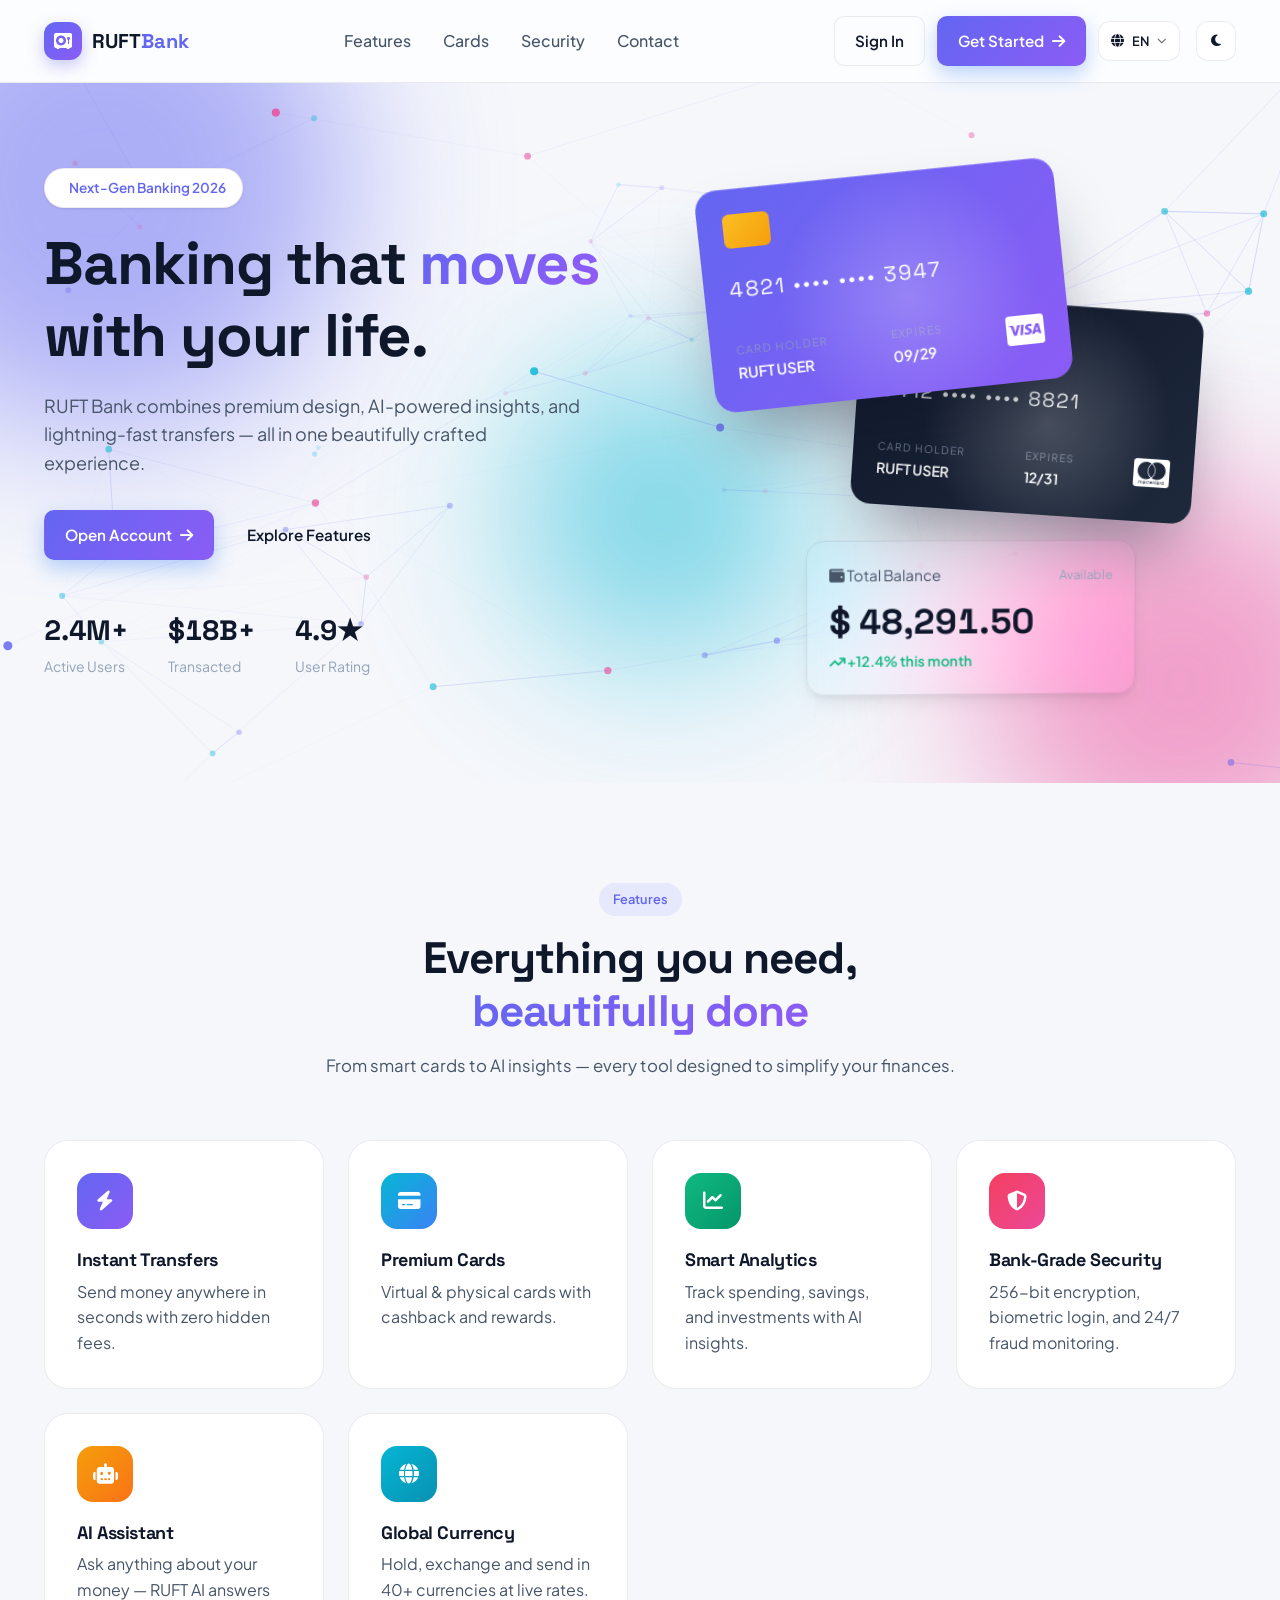
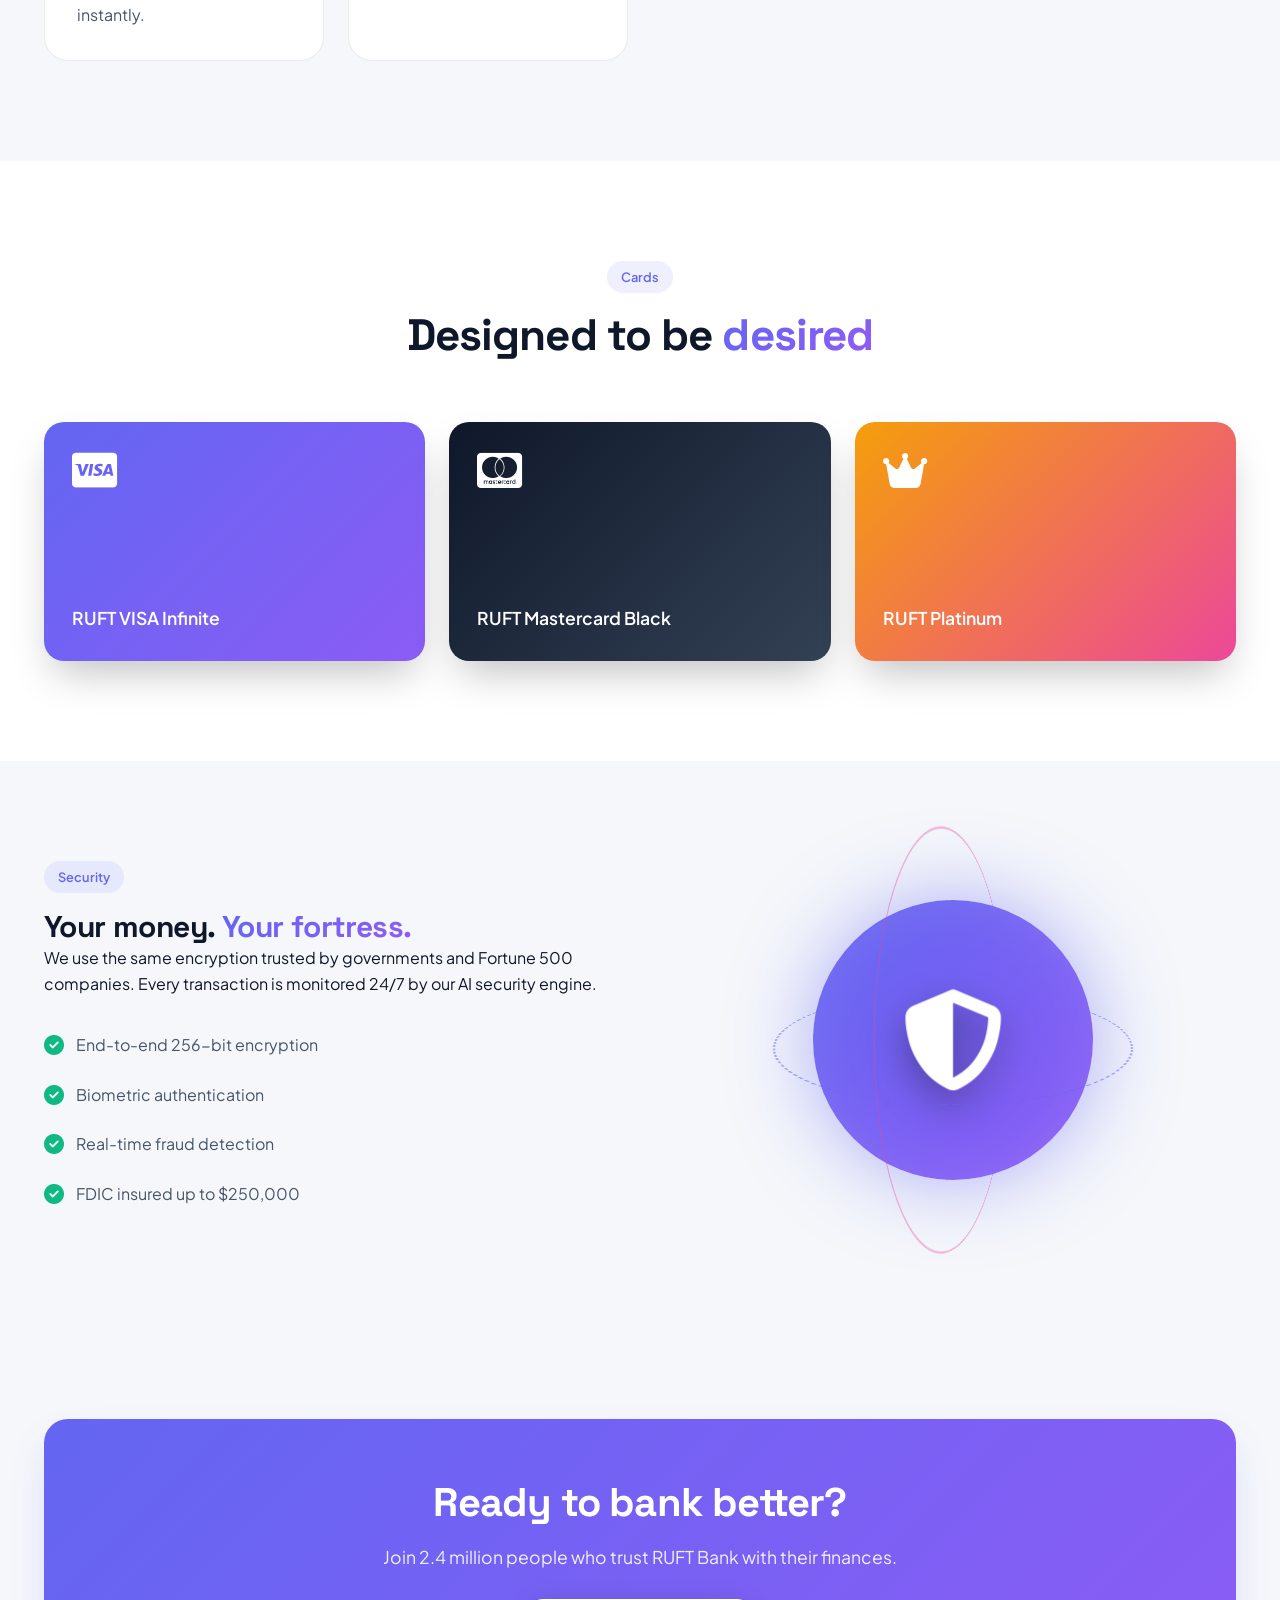
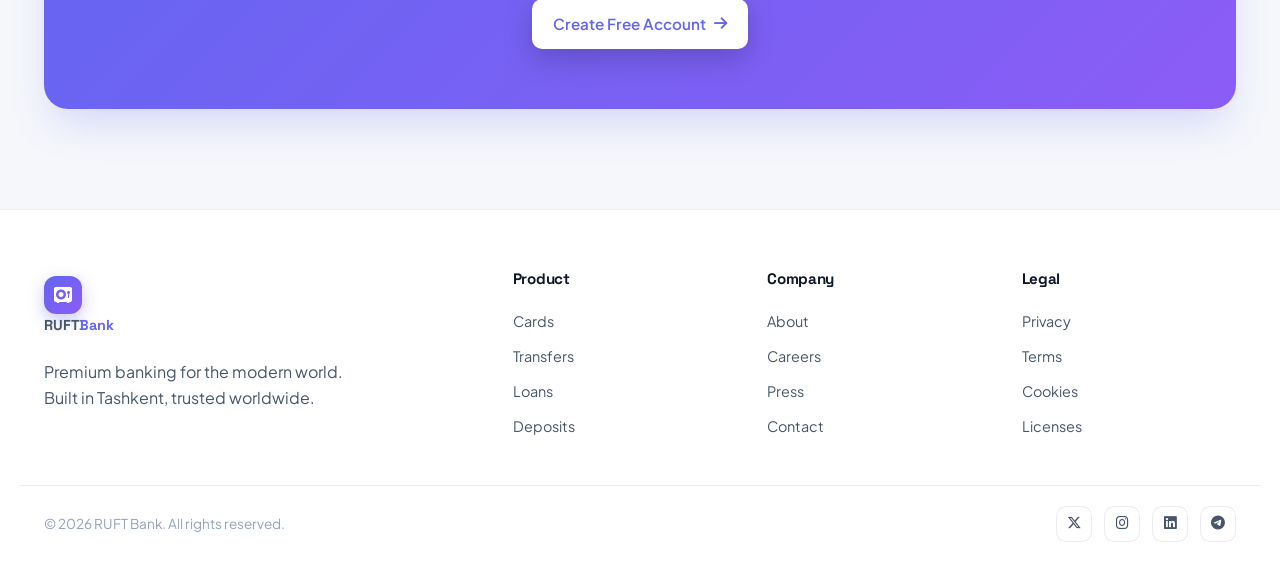
<file: index.html>
<!doctype html>
<html lang="en">
  <head>
    <meta charset="UTF-8" />
    <meta name="viewport" content="width=device-width, initial-scale=1.0" />
    <title>RUFT Bank — Premium Banking Reimagined</title>
    <link rel="preconnect" href="https://fonts.googleapis.com" />
    <link rel="preconnect" href="https://fonts.gstatic.com" crossorigin />
    <link
      href="https://fonts.googleapis.com/css2?family=Plus+Jakarta+Sans:wght@300;400;500;600;700;800&family=Space+Grotesk:wght@400;500;600;700&display=swap"
      rel="stylesheet"
    />
    <link
      rel="stylesheet"
      href="https://cdnjs.cloudflare.com/ajax/libs/font-awesome/6.5.1/css/all.min.css"
    />
    <link rel="stylesheet" href="assets/css/style.css" />
      <link rel="stylesheet" href="assets/css/animations.css" />
    <link rel="stylesheet" href="assets/css/i18n.css" />
    <script src="assets/js/i18n-dict.js"></script>
    <script src="assets/js/i18n.js"></script>
  </head>
  <body class="landing-body">
    <!-- NAV -->
    <nav class="landing-nav">
      <div class="nav-container">
        <a href="index.html" class="logo">
          <div class="logo-mark"><i class="fa-solid fa-vault"></i></div>
          <span>RUFT<span class="logo-accent">Bank</span></span>
        </a>
        <ul class="nav-links">
          <li><a href="#features">Features</a></li>
          <li><a href="#cards">Cards</a></li>
          <li><a href="#security">Security</a></li>
          <li><a href="#contact">Contact</a></li>
        </ul>
        <div class="nav-actions">
          <a href="login.html" class="btn btn-ghost">Sign In</a>
          <a href="register.html" class="btn btn-primary"
            >Get Started <i class="fa-solid fa-arrow-right"></i
          ></a>
          <button
            class="theme-toggle"
            id="themeToggle"
            aria-label="Toggle theme"
          >
            <i class="fa-solid fa-moon"></i>
          </button>
        </div>
      </div>
    </nav>

    <!-- HERO -->
    <section class="hero">
      <div class="hero-bg">
        <div class="blob blob-1"></div>
        <div class="blob blob-2"></div>
        <div class="blob blob-3"></div>
      </div>
      <div class="hero-container">
        <div class="hero-text">
          <span class="hero-badge"
            ><i class="fa-solid fa-sparkles"></i> Next-Gen Banking 2026</span
          >
          <h1 class="hero-title">
            Banking that <span class="gradient-text">moves</span> with your
            life.
          </h1>
          <p class="hero-subtitle">
            RUFT Bank combines premium design, AI-powered insights, and
            lightning-fast transfers — all in one beautifully crafted
            experience.
          </p>
          <div class="hero-cta">
            <a href="register.html" class="btn btn-primary btn-lg"
              >Open Account <i class="fa-solid fa-arrow-right"></i
            ></a>
            <a href="#features" class="btn btn-outline btn-lg"
              >Explore Features</a
            >
          </div>
          <div class="hero-stats">
            <div class="stat">
              <strong>2.4M+</strong><span>Active Users</span>
            </div>
            <div class="stat">
              <strong>$18B+</strong><span>Transacted</span>
            </div>
            <div class="stat">
              <strong>4.9★</strong><span>User Rating</span>
            </div>
          </div>
        </div>
        <div class="hero-visual">
          <div class="hero-card-stack">
            <div class="hero-card card-visa">
              <div class="card-chip"></div>
              <div class="card-number">4821 •••• •••• 3947</div>
              <div class="card-bottom">
                <div><small>CARD HOLDER</small><span>RUFT USER</span></div>
                <div><small>EXPIRES</small><span>09/29</span></div>
                <div class="card-brand">
                  <i class="fa-brands fa-cc-visa"></i>
                </div>
              </div>
            </div>
            <div class="hero-card card-master back">
              <div class="card-chip"></div>
              <div class="card-number">5412 •••• •••• 8821</div>
              <div class="card-bottom">
                <div><small>CARD HOLDER</small><span>RUFT USER</span></div>
                <div><small>EXPIRES</small><span>12/31</span></div>
                <div class="card-brand">
                  <i class="fa-brands fa-cc-mastercard"></i>
                </div>
              </div>
            </div>
            <div class="hero-balance glass">
              <div class="balance-row">
                <span><i class="fa-solid fa-wallet"></i> Total Balance</span>
                <small>Available</small>
              </div>
              <div class="balance-amount">$ 48,291.50</div>
              <div class="balance-change positive">
                <i class="fa-solid fa-arrow-trend-up"></i> +12.4% this month
              </div>
            </div>
          </div>
        </div>
      </div>
    </section>

    <!-- FEATURES -->
    <section id="features" class="section features">
      <div class="container">
        <div class="section-head">
          <span class="eyebrow">Features</span>
          <h2>
            Everything you need,
            <span class="gradient-text">beautifully done</span>
          </h2>
          <p>
            From smart cards to AI insights — every tool designed to simplify
            your finances.
          </p>
        </div>
        <div class="feature-grid">
          <div class="feature-card">
            <div class="feature-icon purple">
              <i class="fa-solid fa-bolt"></i>
            </div>
            <h3>Instant Transfers</h3>
            <p>Send money anywhere in seconds with zero hidden fees.</p>
          </div>
          <div class="feature-card">
            <div class="feature-icon blue">
              <i class="fa-solid fa-credit-card"></i>
            </div>
            <h3>Premium Cards</h3>
            <p>Virtual & physical cards with cashback and rewards.</p>
          </div>
          <div class="feature-card">
            <div class="feature-icon green">
              <i class="fa-solid fa-chart-line"></i>
            </div>
            <h3>Smart Analytics</h3>
            <p>Track spending, savings, and investments with AI insights.</p>
          </div>
          <div class="feature-card">
            <div class="feature-icon pink">
              <i class="fa-solid fa-shield-halved"></i>
            </div>
            <h3>Bank-Grade Security</h3>
            <p>
              256-bit encryption, biometric login, and 24/7 fraud monitoring.
            </p>
          </div>
          <div class="feature-card">
            <div class="feature-icon orange">
              <i class="fa-solid fa-robot"></i>
            </div>
            <h3>AI Assistant</h3>
            <p>Ask anything about your money — RUFT AI answers instantly.</p>
          </div>
          <div class="feature-card">
            <div class="feature-icon cyan">
              <i class="fa-solid fa-globe"></i>
            </div>
            <h3>Global Currency</h3>
            <p>Hold, exchange and send in 40+ currencies at live rates.</p>
          </div>
        </div>
      </div>
    </section>

    <!-- CARDS SHOWCASE -->
    <section id="cards" class="section cards-showcase">
      <div class="container">
        <div class="section-head">
          <span class="eyebrow">Cards</span>
          <h2>Designed to be <span class="gradient-text">desired</span></h2>
        </div>
        <div class="card-showcase-row">
          <div class="showcase-card visa">
            <i class="fa-brands fa-cc-visa"></i>
            <span>RUFT VISA Infinite</span>
          </div>
          <div class="showcase-card master">
            <i class="fa-brands fa-cc-mastercard"></i>
            <span>RUFT Mastercard Black</span>
          </div>
          <div class="showcase-card platinum">
            <i class="fa-solid fa-crown"></i>
            <span>RUFT Platinum</span>
          </div>
        </div>
      </div>
    </section>

    <!-- SECURITY -->
    <section id="security" class="section security-section">
      <div class="container">
        <div class="security-grid">
          <div class="security-text">
            <span class="eyebrow">Security</span>
            <h2>
              Your money. <span class="gradient-text">Your fortress.</span>
            </h2>
            <p>
              We use the same encryption trusted by governments and Fortune 500
              companies. Every transaction is monitored 24/7 by our AI security
              engine.
            </p>
            <ul class="security-list">
              <li>
                <i class="fa-solid fa-check-circle"></i> End-to-end 256-bit
                encryption
              </li>
              <li>
                <i class="fa-solid fa-check-circle"></i> Biometric
                authentication
              </li>
              <li>
                <i class="fa-solid fa-check-circle"></i> Real-time fraud
                detection
              </li>
              <li>
                <i class="fa-solid fa-check-circle"></i> FDIC insured up to
                $250,000
              </li>
            </ul>
          </div>
          <div class="security-visual">
            <div class="shield-glow">
              <i class="fa-solid fa-shield-halved"></i>
            </div>
          </div>
        </div>
      </div>
    </section>

    <!-- CTA -->
    <section id="contact" class="section cta-section">
      <div class="container">
        <div class="cta-card">
          <h2>Ready to bank better?</h2>
          <p>
            Join 2.4 million people who trust RUFT Bank with their finances.
          </p>
          <a href="register.html" class="btn btn-primary btn-lg"
            >Create Free Account <i class="fa-solid fa-arrow-right"></i
          ></a>
        </div>
      </div>
    </section>

    <!-- FOOTER -->
    <footer class="landing-footer">
      <div class="container footer-grid">
        <div>
          <a href="index.html" class="logo">
            <div class="logo-mark"><i class="fa-solid fa-vault"></i></div>
            <span>RUFT<span class="logo-accent">Bank</span></span>
          </a>
          <p class="footer-about">
            Premium banking for the modern world. Built in Tashkent, trusted
            worldwide.
          </p>
        </div>
        <div>
          <h4>Product</h4>
          <a href="#">Cards</a><a href="#">Transfers</a><a href="#">Loans</a
          ><a href="#">Deposits</a>
        </div>
        <div>
          <h4>Company</h4>
          <a href="#">About</a><a href="#">Careers</a><a href="#">Press</a
          ><a href="#">Contact</a>
        </div>
        <div>
          <h4>Legal</h4>
          <a href="#">Privacy</a><a href="#">Terms</a><a href="#">Cookies</a
          ><a href="#">Licenses</a>
        </div>
      </div>
      <div class="footer-bottom container">
        <span>© 2026 RUFT Bank. All rights reserved.</span>
        <div class="socials">
          <a href="#"><i class="fa-brands fa-x-twitter"></i></a>
          <a href="#"><i class="fa-brands fa-instagram"></i></a>
          <a href="#"><i class="fa-brands fa-linkedin"></i></a>
          <a href="#"><i class="fa-brands fa-telegram"></i></a>
        </div>
      </div>
    </footer>

    <script src="assets/js/storage.js"></script>
    <script src="assets/js/ui.js"></script>
    <script src="assets/js/landing.js"></script>
      <script src="assets/js/animations.js"></script>
  </body>
</html>
</file>
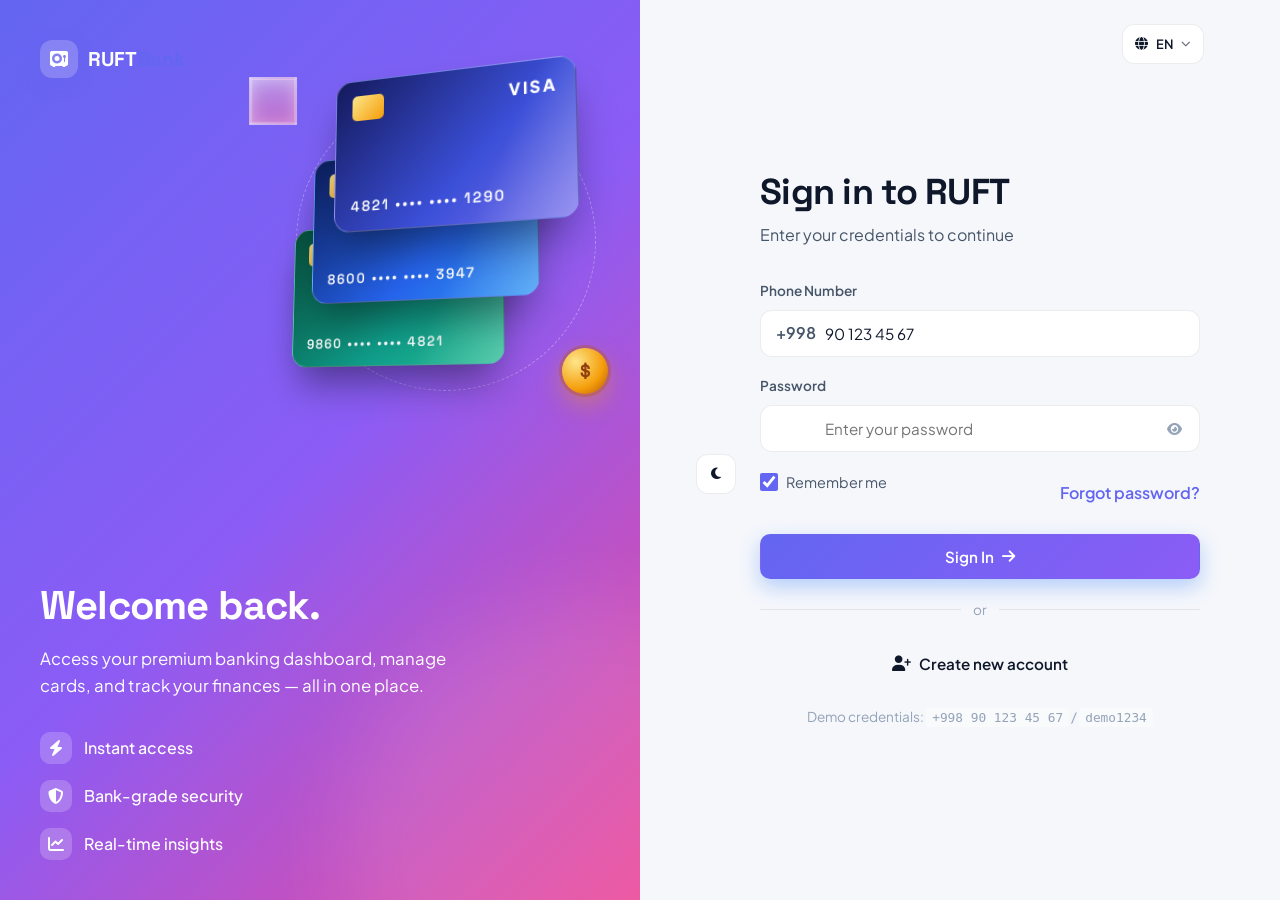
<file: cards.html>
<!doctype html>
<html lang="en">
  <head>
    <meta charset="UTF-8" />
    <meta name="viewport" content="width=device-width, initial-scale=1.0" />
    <title>My Cards — RUFT Bank</title>
    <link rel="preconnect" href="https://fonts.googleapis.com" />
    <link rel="preconnect" href="https://fonts.gstatic.com" crossorigin />
    <link
      href="https://fonts.googleapis.com/css2?family=Plus+Jakarta+Sans:wght@300;400;500;600;700;800&family=Space+Grotesk:wght@400;500;600;700&display=swap"
      rel="stylesheet"
    />
    <link
      rel="stylesheet"
      href="https://cdnjs.cloudflare.com/ajax/libs/font-awesome/6.5.1/css/all.min.css"
    />
    <link rel="stylesheet" href="assets/css/style.css" />
    <link rel="stylesheet" href="assets/css/cards.css" />
    <link rel="stylesheet" href="assets/css/brands.css" />
      <link rel="stylesheet" href="assets/css/animations.css" />
    <link rel="stylesheet" href="assets/css/cards3d.css" />
    <link rel="stylesheet" href="assets/css/i18n.css" />
    <script src="assets/js/i18n-dict.js"></script>
    <script src="assets/js/i18n.js"></script>
  </head>
  <body class="app-body">
    <div class="app-shell">
      <aside class="sidebar" id="sidebar"></aside>
      <div class="main">
        <header class="topbar" id="topbar"></header>
        <main class="content">
          <div class="cards-header">
            <div class="cards-header-left">
              <h1>My Cards 💳</h1>
              <p>Manage your premium cards</p>
            </div>
            <button class="btn-add-card" id="openModalBtn">
              <i class="fa-solid fa-plus"></i>
              <span>Add New Card</span>
            </button>
          </div>

          <div class="cards-grid" id="cardsGrid"></div>
        </main>
      </div>
    </div>

    <!-- Add Card Modal -->
    <div class="modal-overlay" id="addCardModal">
      <div class="modal-container">
        <div class="modal-left">
          <div class="modal-header">
            <h2>Add New Card</h2>
            <p>Enter your card details securely</p>
          </div>
          <form id="cardForm" class="card-form">
            <div class="form-group">
              <label>Card Holder Name</label>
              <input
                type="text"
                id="cardHolder"
                placeholder="JOHN DOE"
                autocomplete="off"
              />
              <span class="error" id="holderError"></span>
            </div>
            <div class="form-group">
              <label>Card Number</label>
              <input
                type="text"
                id="cardNumber"
                placeholder="1234 5678 9012 3456"
                maxlength="19"
                autocomplete="off"
              />
              <span class="error" id="numberError"></span>
            </div>
            <div class="form-row">
              <div class="form-group">
                <label>Expiry Date</label>
                <input
                  type="text"
                  id="cardExpiry"
                  placeholder="MM/YY"
                  maxlength="5"
                  autocomplete="off"
                />
                <span class="error" id="expiryError"></span>
              </div>
              <div class="form-group">
                <label>CVV</label>
                <input
                  type="password"
                  id="cardCVV"
                  placeholder="123"
                  maxlength="3"
                  autocomplete="off"
                />
                <span class="error" id="cvvError"></span>
              </div>
            </div>
            <div class="form-group">
              <label>Card Type</label>
              <div class="card-type-selector">
                <label class="type-option" data-type="humo">
                  <span class="mini-wm humo">HUMO</span>
                </label>
                <label class="type-option" data-type="uzcard">
                  <span class="mini-wm uzcard">UZCARD</span>
                </label>
                <label class="type-option active" data-type="visa">
                  <i class="fa-brands fa-cc-visa"></i>
                  <span>Visa</span>
                </label>
                <label class="type-option" data-type="mastercard">
                  <i class="fa-brands fa-cc-mastercard"></i>
                  <span>MasterCard</span>
                </label>
              </div>
            </div>
            <div class="modal-actions">
              <button type="button" class="btn-cancel" id="cancelBtn">
                Cancel
              </button>
              <button type="submit" class="btn-save" id="saveBtn" disabled>
                Save Card
              </button>
            </div>
          </form>
        </div>
        <div class="modal-right">
          <div class="preview-label">Live Preview</div>
          <div class="preview-card" id="previewCard">
            <div class="preview-chip"></div>
            <div class="preview-number" id="previewNumber">
              •••• •••• •••• ••••
            </div>
            <div class="preview-bottom">
              <div class="preview-holder">
                <small>CARD HOLDER</small>
                <span id="previewHolder">YOUR NAME</span>
              </div>
              <div class="preview-expiry">
                <small>EXPIRES</small>
                <span id="previewExpiry">MM/YY</span>
              </div>
              <div class="preview-brand" id="previewBrand">
                <i class="fa-brands fa-cc-visa"></i>
              </div>
            </div>
          </div>
        </div>
      </div>
    </div>

    <!-- Settings Dropdown -->
    <div class="settings-dropdown" id="settingsDropdown">
      <button class="dropdown-item" data-action="rename">
        <i class="fa-solid fa-pen"></i> Rename Card
      </button>
      <button class="dropdown-item" data-action="replace">
        <i class="fa-solid fa-rotate"></i> Replace Card
      </button>
      <button class="dropdown-item" data-action="color">
        <i class="fa-solid fa-palette"></i> Change Color
      </button>
    </div>

    <!-- Toast Container -->
    <div class="toast-container" id="toastContainer"></div>

    <script src="assets/js/storage.js"></script>
    <script src="assets/js/ui.js"></script>
    <script src="assets/js/cards.js"></script>
      <script src="assets/js/animations.js"></script>
    <script src="assets/js/cards3d.js"></script>
  </body>
</html>
</file>
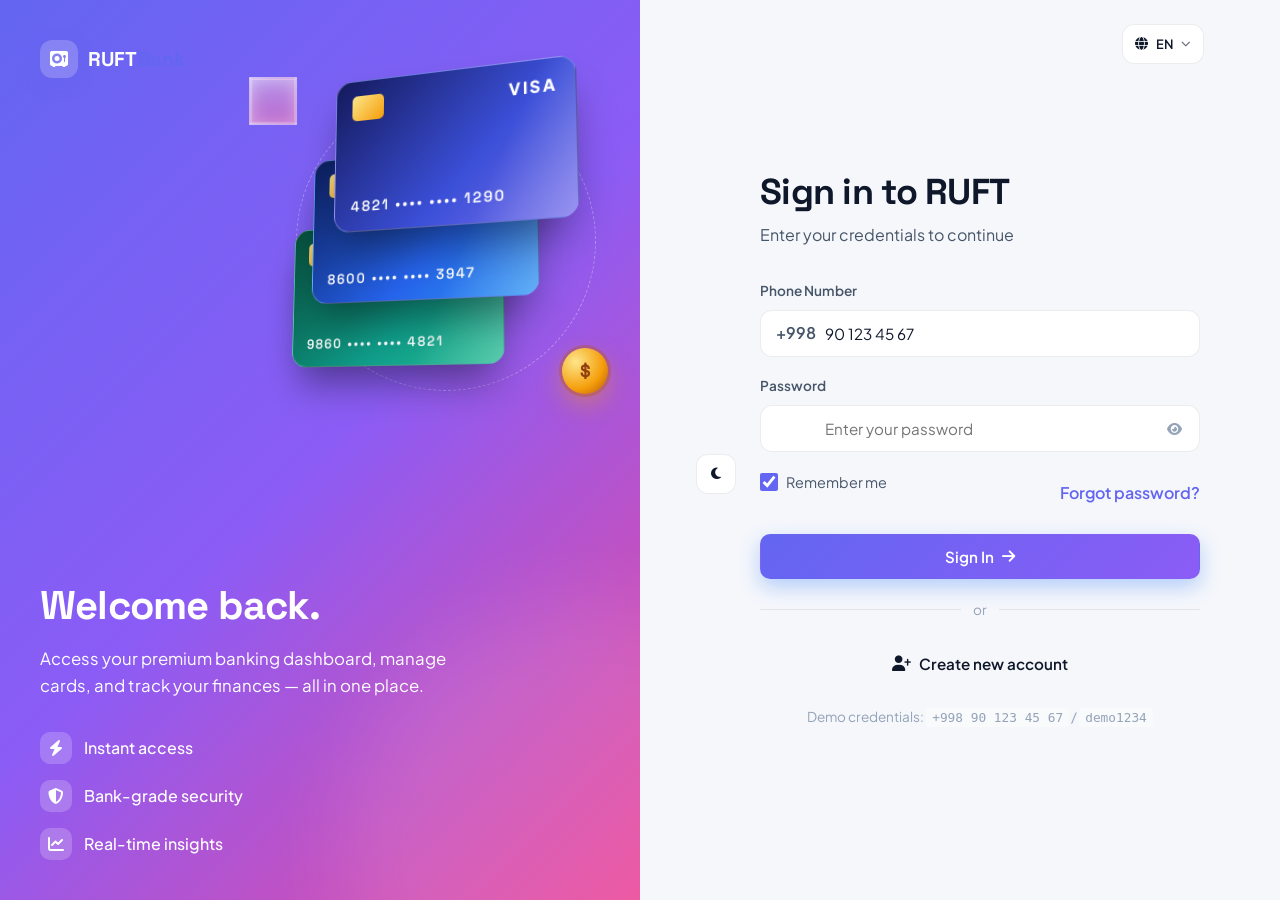
<file: deposit.html>
<!doctype html>
<html lang="en">
  <head>
    <meta charset="UTF-8" />
    <meta name="viewport" content="width=device-width, initial-scale=1.0" />
    <title>Deposits — RUFT Bank</title>
    <link rel="preconnect" href="https://fonts.googleapis.com" />
    <link
      href="https://fonts.googleapis.com/css2?family=Plus+Jakarta+Sans:wght@300;400;500;600;700;800&family=Space+Grotesk:wght@400;500;600;700&display=swap"
      rel="stylesheet"
    />
    <link
      rel="stylesheet"
      href="https://cdnjs.cloudflare.com/ajax/libs/font-awesome/6.5.1/css/all.min.css"
    />
    <link rel="stylesheet" href="assets/css/style.css" />
      <link rel="stylesheet" href="assets/css/animations.css" />
    <link rel="stylesheet" href="assets/css/i18n.css" />
    <script src="assets/js/i18n-dict.js"></script>
    <script src="assets/js/i18n.js"></script>
  </head>
  <body class="app-body">
    <div class="app-shell">
      <aside class="sidebar" id="sidebar"></aside>
      <div class="main">
        <header class="topbar" id="topbar"></header>
        <main class="content">
          <div class="page-head">
            <div>
              <h1>Deposits</h1>
              <p>Grow your savings with competitive interest rates.</p>
            </div>
          </div>

          <div class="grid-2">
            <div class="card">
              <div class="card-head">
                <h3>
                  <i class="fa-solid fa-calculator"></i> Deposit Calculator
                </h3>
              </div>
              <form id="depCalcForm">
                <div class="form-group">
                  <label>Principal ($)</label>
                  <input type="number" id="dcPrincipal" value="5000" />
                </div>
                <div class="form-row-2">
                  <div class="form-group">
                    <label>Annual Rate (%)</label>
                    <input type="number" id="dcRate" value="6.5" step="0.1" />
                  </div>
                  <div class="form-group">
                    <label>Term (months)</label>
                    <input type="number" id="dcTerm" value="12" />
                  </div>
                </div>
                <div class="form-group">
                  <label>Compounding</label>
                  <select id="dcCompound">
                    <option value="12">Monthly</option>
                    <option value="4">Quarterly</option>
                    <option value="1">Yearly</option>
                  </select>
                </div>
                <button
                  type="button"
                  class="btn btn-primary btn-block"
                  id="calcDepBtn"
                >
                  Calculate
                </button>
              </form>
              <div class="calc-result" id="depResult">
                <div>
                  <small>Interest Earned</small
                  ><strong id="drInterest">$0.00</strong>
                </div>
                <div>
                  <small>Final Amount</small><strong id="drFinal">$0.00</strong>
                </div>
                <div>
                  <small>Effective APY</small><strong id="drApy">0%</strong>
                </div>
              </div>
            </div>

            <div class="card">
              <div class="card-head">
                <h3><i class="fa-solid fa-piggy-bank"></i> Open a Deposit</h3>
              </div>
              <form id="openDepForm">
                <div class="form-group">
                  <label>Deposit Plan</label>
                  <select id="odPlan">
                    <option>RUFT Saver 6M — 5.5%</option>
                    <option>RUFT Growth 12M — 6.5%</option>
                    <option>RUFT Premium 24M — 7.8%</option>
                    <option>RUFT Elite 36M — 8.5%</option>
                  </select>
                </div>
                <div class="form-group">
                  <label>Amount</label>
                  <input type="number" id="odAmount" placeholder="1000" />
                </div>
                <div class="form-group">
                  <label>Currency</label>
                  <select id="odCurrency">
                    <option>USD</option>
                    <option>EUR</option>
                    <option>UZS</option>
                  </select>
                </div>
                <button type="submit" class="btn btn-primary btn-block">
                  Open Deposit
                </button>
              </form>
            </div>
          </div>

          <div class="card">
            <div class="card-head">
              <h3><i class="fa-solid fa-vault"></i> My Deposits</h3>
            </div>
            <div class="table-wrap">
              <table class="table">
                <thead>
                  <tr>
                    <th>Plan</th>
                    <th>Principal</th>
                    <th>Rate</th>
                    <th>Maturity</th>
                    <th>Interest</th>
                    <th>Status</th>
                  </tr>
                </thead>
                <tbody id="myDeposits"></tbody>
              </table>
            </div>
          </div>
        </main>
      </div>
    </div>
    <script src="assets/js/storage.js"></script>
    <script src="assets/js/ui.js"></script>
    <script src="assets/js/deposit.js"></script>
      <script src="assets/js/animations.js"></script>
  </body>
</html>
</file>
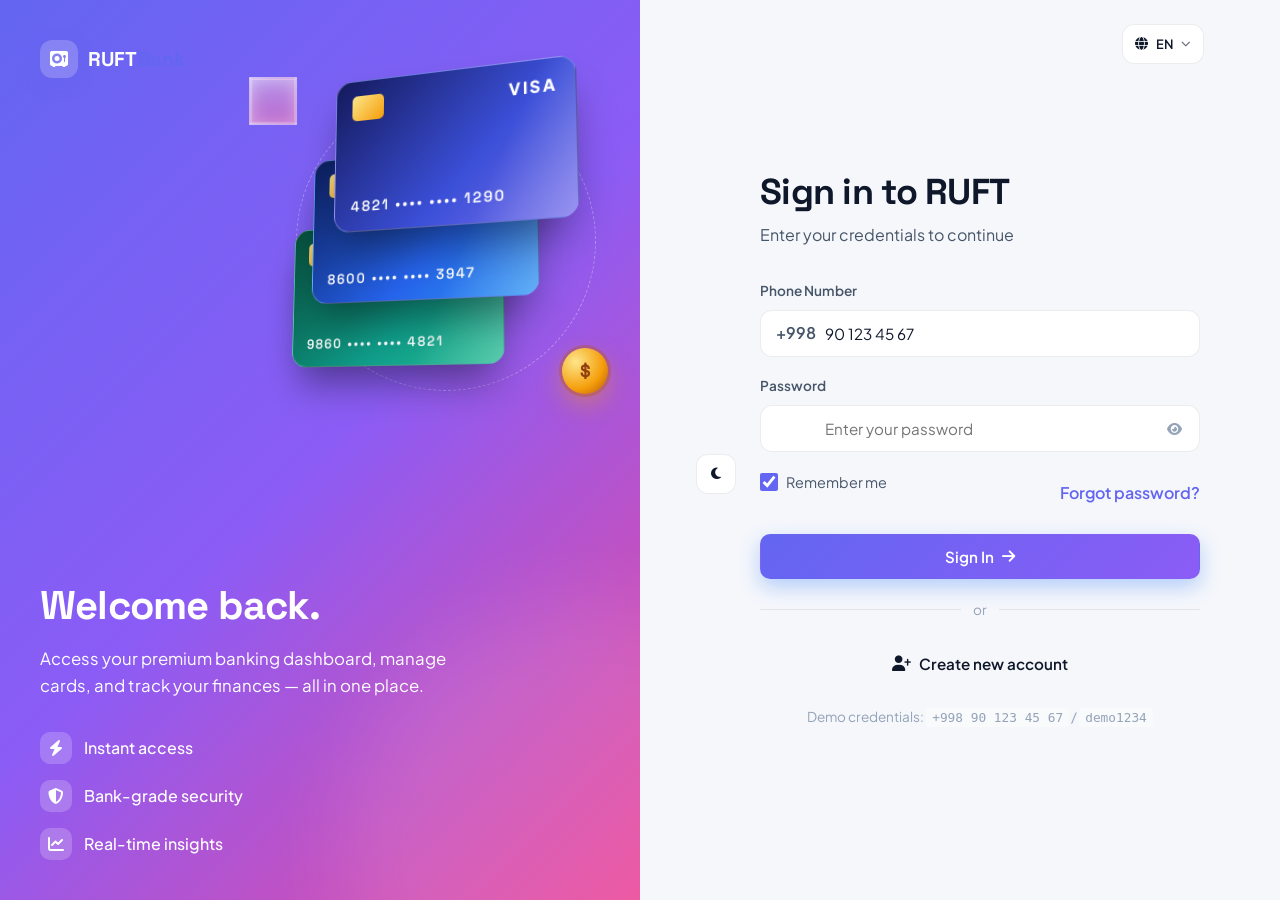
<file: login.html>
<!doctype html>
<html lang="en">
  <head>
    <meta charset="UTF-8" />
    <meta name="viewport" content="width=device-width, initial-scale=1.0" />
    <title>Sign In — RUFT Bank</title>
    <link rel="preconnect" href="https://fonts.googleapis.com" />
    <link
      href="https://fonts.googleapis.com/css2?family=Plus+Jakarta+Sans:wght@300;400;500;600;700;800&family=Space+Grotesk:wght@400;500;600;700&display=swap"
      rel="stylesheet"
    />
    <link
      rel="stylesheet"
      href="https://cdnjs.cloudflare.com/ajax/libs/font-awesome/6.5.1/css/all.min.css"
    />
    <link rel="stylesheet" href="assets/css/style.css" />
      <link rel="stylesheet" href="assets/css/animations.css" />
    <link rel="stylesheet" href="assets/css/login3d.css" />
    <link rel="stylesheet" href="assets/css/i18n.css" />
    <script src="assets/js/i18n-dict.js"></script>
    <script src="assets/js/i18n.js"></script>
  </head>
  <body class="auth-body">
    <div class="auth-wrap">
      <div class="auth-side">
        <a href="index.html" class="logo">
          <div class="logo-mark"><i class="fa-solid fa-vault"></i></div>
          <span>RUFT<span class="logo-accent">Bank</span></span>
        </a>
        <div class="auth-side-content">
          <h2>Welcome back.</h2>
          <p>
            Access your premium banking dashboard, manage cards, and track your
            finances — all in one place.
          </p>
          <div class="auth-features">
            <div><i class="fa-solid fa-bolt"></i> Instant access</div>
            <div>
              <i class="fa-solid fa-shield-halved"></i> Bank-grade security
            </div>
            <div><i class="fa-solid fa-chart-line"></i> Real-time insights</div>
          </div>
        </div>
        <div class="auth-side-blob"></div>
      </div>
      <div class="auth-form-wrap">
        <button class="theme-toggle auth-theme" id="themeToggle">
          <i class="fa-solid fa-moon"></i>
        </button>
        <div class="auth-form-card">
          <div class="auth-head">
            <h1>Sign in to RUFT</h1>
            <p>Enter your credentials to continue</p>
          </div>
          <form id="loginForm" novalidate>
            <div class="form-group">
              <label>Phone Number</label>
              <div class="input-with-icon">
                <span class="input-prefix">+998</span>
                <input
                  type="tel"
                  id="loginPhone"
                  placeholder="XX XXX XX XX"
                  maxlength="12"
                  autocomplete="tel"
                />
              </div>
              <small class="error-msg" id="loginPhoneError"></small>
            </div>
            <div class="form-group">
              <label>Password</label>
              <div class="input-with-icon">
                <input
                  type="password"
                  id="loginPassword"
                  placeholder="Enter your password"
                  autocomplete="current-password"
                />
                <button
                  type="button"
                  class="input-eye"
                  data-target="loginPassword"
                >
                  <i class="fa-solid fa-eye"></i>
                </button>
              </div>
              <small class="error-msg" id="loginPasswordError"></small>
            </div>
            <div class="form-row">
              <label class="checkbox"
                ><input type="checkbox" id="rememberMe" checked /> Remember
                me</label
              >
              <a href="#" class="link">Forgot password?</a>
            </div>
            <button type="submit" class="btn btn-primary btn-block">
              Sign In <i class="fa-solid fa-arrow-right"></i>
            </button>
            <div class="auth-divider"><span>or</span></div>
            <button
              type="button"
              class="btn btn-outline btn-block"
              onclick="location.href = 'register.html'"
            >
              <i class="fa-solid fa-user-plus"></i> Create new account
            </button>
          </form>
          <p class="auth-foot">
            Demo credentials: <code>+998 90 123 45 67</code> /
            <code>demo1234</code>
          </p>
        </div>
      </div>
    </div>

    <script src="assets/js/storage.js"></script>
    <script src="assets/js/ui.js"></script>
    <script src="assets/js/auth.js"></script>
      <script src="assets/js/animations.js"></script>
    <script src="assets/js/login3d.js"></script>
  </body>
</html>
</file>
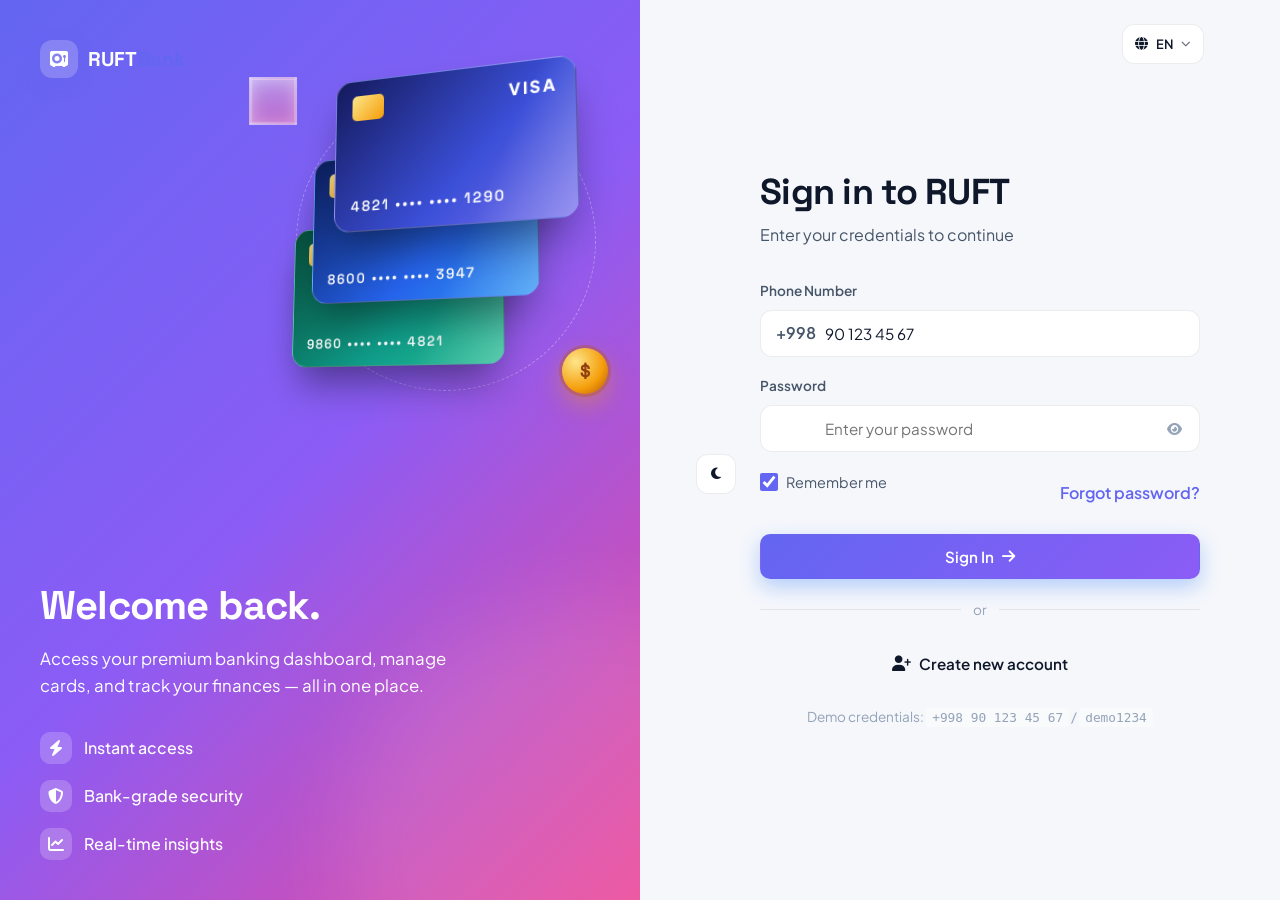
<file: profile.html>
<!doctype html>
<html lang="en">
  <head>
    <meta charset="UTF-8" />
    <meta name="viewport" content="width=device-width, initial-scale=1.0" />
    <title>Profile — RUFT Bank</title>
    <link rel="preconnect" href="https://fonts.googleapis.com" />
    <link
      href="https://fonts.googleapis.com/css2?family=Plus+Jakarta+Sans:wght@300;400;500;600;700;800&family=Space+Grotesk:wght@400;500;600;700&display=swap"
      rel="stylesheet"
    />
    <link
      rel="stylesheet"
      href="https://cdnjs.cloudflare.com/ajax/libs/font-awesome/6.5.1/css/all.min.css"
    />
    <link rel="stylesheet" href="assets/css/style.css" />
      <link rel="stylesheet" href="assets/css/animations.css" />
    <link rel="stylesheet" href="assets/css/i18n.css" />
    <script src="assets/js/i18n-dict.js"></script>
    <script src="assets/js/i18n.js"></script>
  </head>
  <body class="app-body">
    <div class="app-shell">
      <aside class="sidebar" id="sidebar"></aside>
      <div class="main">
        <header class="topbar" id="topbar"></header>
        <main class="content">
          <div class="page-head">
            <div>
              <h1>My Profile</h1>
              <p>Manage your personal information and security.</p>
            </div>
          </div>

          <div class="profile-hero">
            <div class="avatar-lg" id="profileAvatar">JD</div>
            <div class="profile-hero-info">
              <h2 id="profileName">John Doe</h2>
              <p id="profilePhone">+998 90 123 45 67</p>
              <div class="profile-meta">
                <span
                  ><i class="fa-solid fa-calendar"></i> Member since
                  <span id="profileDate">—</span></span
                >
                <span
                  ><i class="fa-solid fa-credit-card"></i>
                  <span id="profileCards">0</span> cards</span
                >
                <span class="badge">Verified</span>
              </div>
            </div>
          </div>

          <div class="grid-2">
            <div class="card">
              <div class="card-head">
                <h3><i class="fa-solid fa-user"></i> Personal Information</h3>
              </div>
              <form id="profileForm">
                <div class="form-row-2">
                  <div class="form-group">
                    <label>First Name</label><input type="text" id="pfFirst" />
                  </div>
                  <div class="form-group">
                    <label>Last Name</label><input type="text" id="pfLast" />
                  </div>
                </div>
                <div class="form-group">
                  <label>Email</label
                  ><input
                    type="email"
                    id="pfEmail"
                    placeholder="you@example.com"
                  />
                </div>
                <div class="form-group">
                  <label>Date of Birth</label><input type="date" id="pfDob" />
                </div>
                <div class="form-group">
                  <label>Address</label
                  ><input
                    type="text"
                    id="pfAddress"
                    placeholder="Tashkent, Uzbekistan"
                  />
                </div>
                <button type="submit" class="btn btn-primary">
                  Save Changes
                </button>
              </form>
            </div>

            <div>
              <div class="card">
                <div class="card-head">
                  <h3><i class="fa-solid fa-shield-halved"></i> Security</h3>
                </div>
                <ul class="settings-list">
                  <li>
                    <div>
                      <i class="fa-solid fa-key"></i>
                      <div>
                        <strong>Password</strong
                        ><small>Last changed 30 days ago</small>
                      </div>
                    </div>
                    <button class="btn btn-ghost">Change</button>
                  </li>
                  <li>
                    <div>
                      <i class="fa-solid fa-mobile-screen"></i>
                      <div>
                        <strong>Two-Factor Auth</strong
                        ><small>Enabled via SMS</small>
                      </div>
                    </div>
                    <label class="switch"
                      ><input type="checkbox" checked /><span></span
                    ></label>
                  </li>
                  <li>
                    <div>
                      <i class="fa-solid fa-fingerprint"></i>
                      <div>
                        <strong>Biometric Login</strong
                        ><small>Face ID / Fingerprint</small>
                      </div>
                    </div>
                    <label class="switch"
                      ><input type="checkbox" /><span></span
                    ></label>
                  </li>
                </ul>
              </div>
              <div class="card">
                <div class="card-head">
                  <h3><i class="fa-solid fa-bell"></i> Notifications</h3>
                </div>
                <ul class="settings-list">
                  <li>
                    <div>
                      <i class="fa-solid fa-envelope"></i>
                      <div>
                        <strong>Email notifications</strong
                        ><small>Transaction alerts</small>
                      </div>
                    </div>
                    <label class="switch"
                      ><input type="checkbox" checked /><span></span
                    ></label>
                  </li>
                  <li>
                    <div>
                      <i class="fa-solid fa-message"></i>
                      <div>
                        <strong>SMS notifications</strong
                        ><small>Security alerts</small>
                      </div>
                    </div>
                    <label class="switch"
                      ><input type="checkbox" checked /><span></span
                    ></label>
                  </li>
                  <li>
                    <div>
                      <i class="fa-solid fa-bullhorn"></i>
                      <div>
                        <strong>Marketing</strong><small>Offers & news</small>
                      </div>
                    </div>
                    <label class="switch"
                      ><input type="checkbox" /><span></span
                    ></label>
                  </li>
                </ul>
              </div>
            </div>
          </div>

          <div class="card">
            <div class="card-head">
              <h3><i class="fa-solid fa-laptop"></i> Connected Devices</h3>
            </div>
            <ul class="settings-list" id="devicesList"></ul>
          </div>

          <div class="card">
            <div class="card-head">
              <h3><i class="fa-solid fa-credit-card"></i> My Cards</h3>
            </div>
            <div class="mini-cards" id="profileCardsList"></div>
          </div>
        </main>
      </div>
    </div>
    <script src="assets/js/storage.js"></script>
    <script src="assets/js/ui.js"></script>
    <script src="assets/js/profile.js"></script>
      <script src="assets/js/animations.js"></script>
  </body>
</html>
</file>
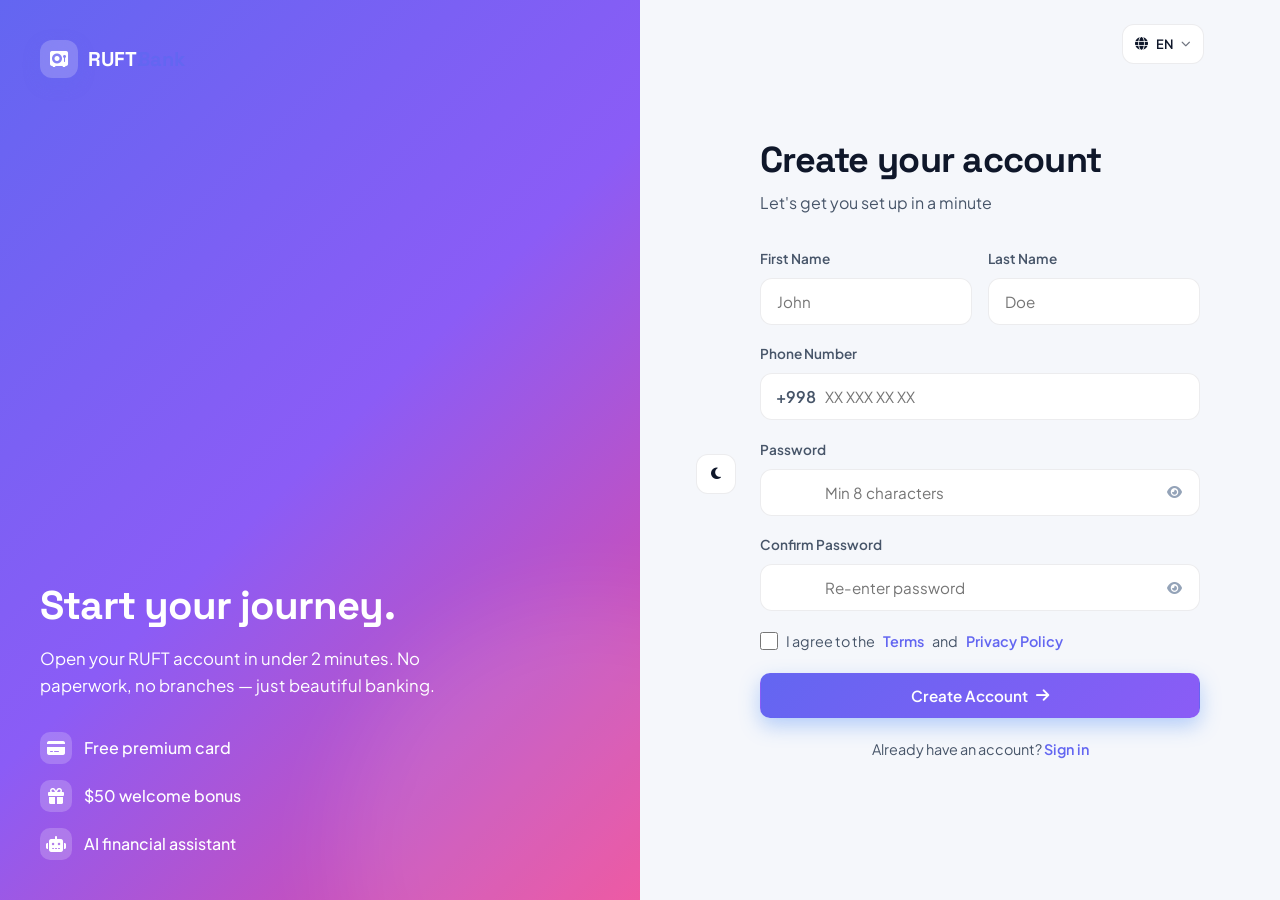
<file: register.html>
<!doctype html>
<html lang="en">
  <head>
    <meta charset="UTF-8" />
    <meta name="viewport" content="width=device-width, initial-scale=1.0" />
    <title>Create Account — RUFT Bank</title>
    <link rel="preconnect" href="https://fonts.googleapis.com" />
    <link
      href="https://fonts.googleapis.com/css2?family=Plus+Jakarta+Sans:wght@300;400;500;600;700;800&family=Space+Grotesk:wght@400;500;600;700&display=swap"
      rel="stylesheet"
    />
    <link
      rel="stylesheet"
      href="https://cdnjs.cloudflare.com/ajax/libs/font-awesome/6.5.1/css/all.min.css"
    />
    <link rel="stylesheet" href="assets/css/style.css" />
      <link rel="stylesheet" href="assets/css/animations.css" />
    <link rel="stylesheet" href="assets/css/i18n.css" />
    <script src="assets/js/i18n-dict.js"></script>
    <script src="assets/js/i18n.js"></script>
  </head>
  <body class="auth-body">
    <div class="auth-wrap">
      <div class="auth-side">
        <a href="index.html" class="logo">
          <div class="logo-mark"><i class="fa-solid fa-vault"></i></div>
          <span>RUFT<span class="logo-accent">Bank</span></span>
        </a>
        <div class="auth-side-content">
          <h2>Start your journey.</h2>
          <p>
            Open your RUFT account in under 2 minutes. No paperwork, no branches
            — just beautiful banking.
          </p>
          <div class="auth-features">
            <div><i class="fa-solid fa-credit-card"></i> Free premium card</div>
            <div><i class="fa-solid fa-gift"></i> $50 welcome bonus</div>
            <div><i class="fa-solid fa-robot"></i> AI financial assistant</div>
          </div>
        </div>
        <div class="auth-side-blob"></div>
      </div>
      <div class="auth-form-wrap">
        <button class="theme-toggle auth-theme" id="themeToggle">
          <i class="fa-solid fa-moon"></i>
        </button>
        <div class="auth-form-card">
          <div class="auth-head">
            <h1>Create your account</h1>
            <p>Let's get you set up in a minute</p>
          </div>
          <form id="registerForm" novalidate>
            <div class="form-row-2">
              <div class="form-group">
                <label>First Name</label>
                <input type="text" id="regFirstName" placeholder="John" />
                <small class="error-msg" id="regFirstNameError"></small>
              </div>
              <div class="form-group">
                <label>Last Name</label>
                <input type="text" id="regLastName" placeholder="Doe" />
                <small class="error-msg" id="regLastNameError"></small>
              </div>
            </div>
            <div class="form-group">
              <label>Phone Number</label>
              <div class="input-with-icon">
                <span class="input-prefix">+998</span>
                <input
                  type="tel"
                  id="regPhone"
                  placeholder="XX XXX XX XX"
                  maxlength="12"
                />
              </div>
              <small class="error-msg" id="regPhoneError"></small>
            </div>
            <div class="form-group">
              <label>Password</label>
              <div class="input-with-icon">
                <input
                  type="password"
                  id="regPassword"
                  placeholder="Min 8 characters"
                />
                <button
                  type="button"
                  class="input-eye"
                  data-target="regPassword"
                >
                  <i class="fa-solid fa-eye"></i>
                </button>
              </div>
              <small class="error-msg" id="regPasswordError"></small>
            </div>
            <div class="form-group">
              <label>Confirm Password</label>
              <div class="input-with-icon">
                <input
                  type="password"
                  id="regConfirm"
                  placeholder="Re-enter password"
                />
                <button
                  type="button"
                  class="input-eye"
                  data-target="regConfirm"
                >
                  <i class="fa-solid fa-eye"></i>
                </button>
              </div>
              <small class="error-msg" id="regConfirmError"></small>
            </div>
            <label class="checkbox"
              ><input type="checkbox" id="agreeTerms" /> I agree to the
              <a href="#" class="link">Terms</a> and
              <a href="#" class="link">Privacy Policy</a></label
            >
            <button type="submit" class="btn btn-primary btn-block">
              Create Account <i class="fa-solid fa-arrow-right"></i>
            </button>
            <p class="auth-foot-link">
              Already have an account?
              <a href="login.html" class="link">Sign in</a>
            </p>
          </form>
        </div>
      </div>
    </div>

    <!-- OTP Modal -->
    <div class="modal" id="otpModal" hidden>
      <div class="modal-backdrop"></div>
      <div class="modal-card otp-card">
        <div class="otp-icon">
          <i class="fa-solid fa-envelope-circle-check"></i>
        </div>
        <h2>Verify your phone</h2>
        <p>We sent a 6-digit code to <strong id="otpPhoneDisplay"></strong></p>
        <div class="otp-demo">
          <i class="fa-solid fa-circle-info"></i>
          <div>
            <small>Demo Code</small>
            <strong id="otpDemoCode">------</strong>
          </div>
        </div>
        <div class="otp-inputs" id="otpInputs">
          <input type="text" maxlength="1" inputmode="numeric" />
          <input type="text" maxlength="1" inputmode="numeric" />
          <input type="text" maxlength="1" inputmode="numeric" />
          <input type="text" maxlength="1" inputmode="numeric" />
          <input type="text" maxlength="1" inputmode="numeric" />
          <input type="text" maxlength="1" inputmode="numeric" />
        </div>
        <small class="error-msg" id="otpError"></small>
        <div class="otp-timer">
          <span>Code expires in <strong id="otpTimer">60s</strong></span>
        </div>
        <button class="btn btn-primary btn-block" id="otpVerifyBtn">
          Verify & Continue
        </button>
        <button class="btn btn-ghost btn-block" id="otpResendBtn" disabled>
          Resend Code
        </button>
        <button class="btn btn-ghost btn-block" id="otpCancelBtn">
          Cancel
        </button>
      </div>
    </div>

    <script src="assets/js/storage.js"></script>
    <script src="assets/js/ui.js"></script>
    <script src="assets/js/auth.js"></script>
      <script src="assets/js/animations.js"></script>
  </body>
</html>
</file>
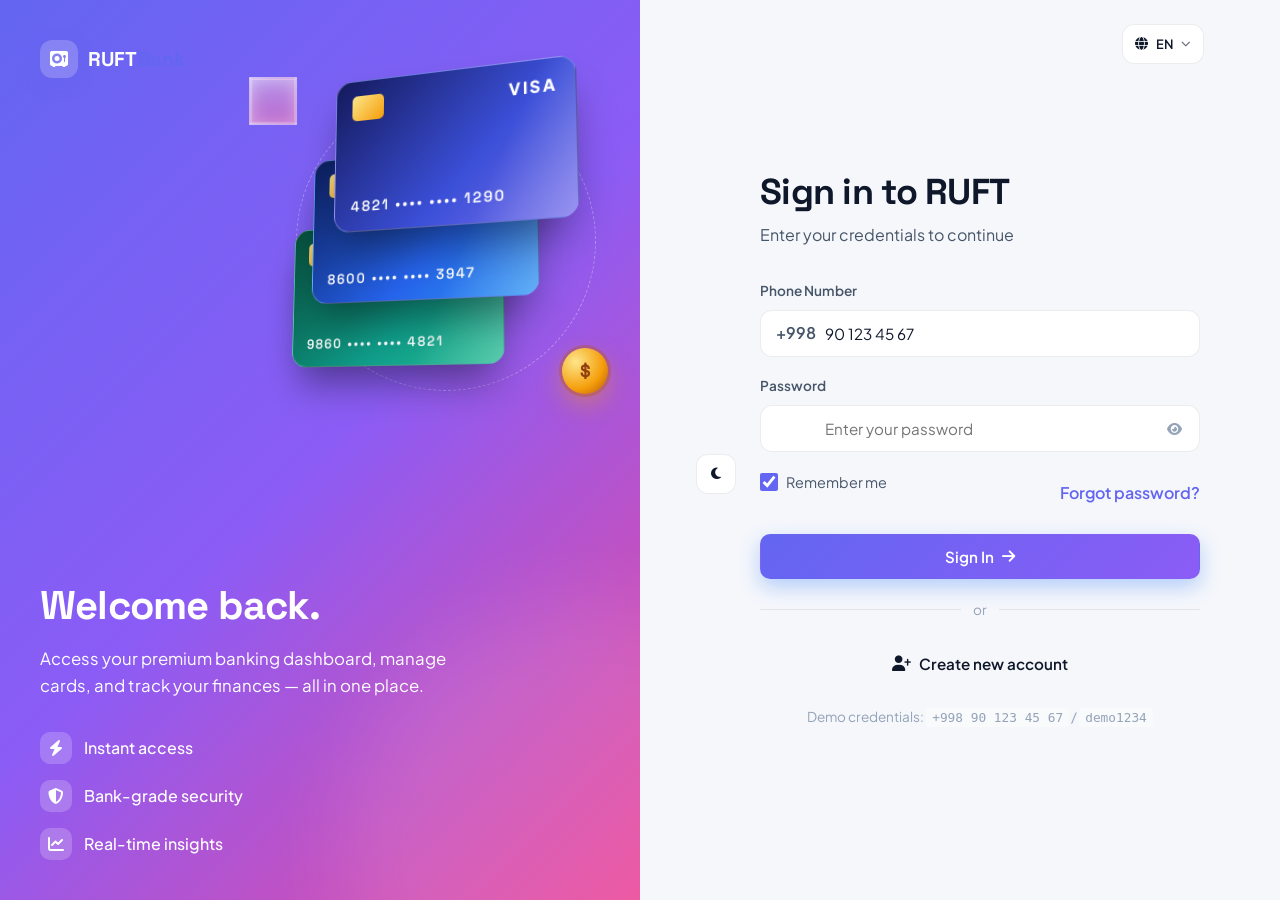
<file: settings.html>
<!doctype html>
<html lang="en">
  <head>
    <meta charset="UTF-8" />
    <meta name="viewport" content="width=device-width, initial-scale=1.0" />
    <title>Settings — RUFT Bank</title>
    <link rel="preconnect" href="https://fonts.googleapis.com" />
    <link
      href="https://fonts.googleapis.com/css2?family=Plus+Jakarta+Sans:wght@300;400;500;600;700;800&family=Space+Grotesk:wght@400;500;600;700&display=swap"
      rel="stylesheet"
    />
    <link
      rel="stylesheet"
      href="https://cdnjs.cloudflare.com/ajax/libs/font-awesome/6.5.1/css/all.min.css"
    />
    <link rel="stylesheet" href="assets/css/style.css" />
      <link rel="stylesheet" href="assets/css/animations.css" />
    <link rel="stylesheet" href="assets/css/i18n.css" />
    <script src="assets/js/i18n-dict.js"></script>
    <script src="assets/js/i18n.js"></script>
  </head>
  <body class="app-body">
    <div class="app-shell">
      <aside class="sidebar" id="sidebar"></aside>
      <div class="main">
        <header class="topbar" id="topbar"></header>
        <main class="content">
          <div class="page-head">
            <div>
              <h1>Settings</h1>
              <p>Customize your RUFT experience.</p>
            </div>
          </div>

          <div class="grid-2">
            <div class="card">
              <div class="card-head">
                <h3><i class="fa-solid fa-palette"></i> Appearance</h3>
              </div>
              <ul class="settings-list">
                <li>
                  <div>
                    <i class="fa-solid fa-circle-half-stroke"></i>
                    <div>
                      <strong>Theme</strong
                      ><small>Choose light, dark or system</small>
                    </div>
                  </div>
                  <div class="theme-picker" id="themePicker">
                    <button data-theme="light">
                      <i class="fa-solid fa-sun"></i>
                    </button>
                    <button data-theme="dark">
                      <i class="fa-solid fa-moon"></i>
                    </button>
                    <button data-theme="system">
                      <i class="fa-solid fa-desktop"></i>
                    </button>
                  </div>
                </li>
                <li>
                  <div>
                    <i class="fa-solid fa-language"></i>
                    <div>
                      <strong>Language</strong><small>Interface language</small>
                    </div>
                  </div>
                  <select id="langSelect" class="select">
                    <option value="en">English</option>
                    <option value="uz">O'zbek</option>
                    <option value="ru">Русский</option>
                  </select>
                </li>
                <li>
                  <div>
                    <i class="fa-solid fa-coins"></i>
                    <div>
                      <strong>Default Currency</strong
                      ><small>Displayed across the app</small>
                    </div>
                  </div>
                  <select id="currencySelect" class="select">
                    <option>USD</option>
                    <option>EUR</option>
                    <option>UZS</option>
                    <option>GBP</option>
                  </select>
                </li>
              </ul>
            </div>

            <div class="card">
              <div class="card-head">
                <h3><i class="fa-solid fa-lock"></i> Privacy & Security</h3>
              </div>
              <ul class="settings-list">
                <li>
                  <div>
                    <i class="fa-solid fa-eye-slash"></i>
                    <div>
                      <strong>Hide balances</strong
                      ><small>Mask sensitive amounts</small>
                    </div>
                  </div>
                  <label class="switch"
                    ><input type="checkbox" id="hideBalance" /><span></span
                  ></label>
                </li>
                <li>
                  <div>
                    <i class="fa-solid fa-location-dot"></i>
                    <div>
                      <strong>Location services</strong
                      ><small>For nearby ATMs</small>
                    </div>
                  </div>
                  <label class="switch"
                    ><input type="checkbox" checked /><span></span
                  ></label>
                </li>
                <li>
                  <div>
                    <i class="fa-solid fa-cookie-bite"></i>
                    <div>
                      <strong>Analytics cookies</strong
                      ><small>Help us improve</small>
                    </div>
                  </div>
                  <label class="switch"
                    ><input type="checkbox" checked /><span></span
                  ></label>
                </li>
                <li>
                  <div>
                    <i class="fa-solid fa-clock-rotate-left"></i>
                    <div>
                      <strong>Auto lock</strong
                      ><small>Lock after inactivity</small>
                    </div>
                  </div>
                  <select id="autoLock" class="select">
                    <option>5 min</option>
                    <option>15 min</option>
                    <option>30 min</option>
                    <option>Never</option>
                  </select>
                </li>
              </ul>
            </div>
          </div>

          <div class="card danger-zone">
            <div class="card-head">
              <h3>
                <i class="fa-solid fa-triangle-exclamation"></i> Danger Zone
              </h3>
            </div>
            <ul class="settings-list">
              <li>
                <div>
                  <i class="fa-solid fa-trash"></i>
                  <div>
                    <strong>Delete all data</strong
                    ><small>Clear local demo data</small>
                  </div>
                </div>
                <button class="btn btn-outline" id="clearDataBtn">
                  Clear Data
                </button>
              </li>
              <li>
                <div>
                  <i class="fa-solid fa-right-from-bracket"></i>
                  <div>
                    <strong>Sign out</strong><small>End your session</small>
                  </div>
                </div>
                <button class="btn btn-primary" id="logoutBtn">Sign Out</button>
              </li>
            </ul>
          </div>
        </main>
      </div>
    </div>
    <script src="assets/js/storage.js"></script>
    <script src="assets/js/ui.js"></script>
    <script src="assets/js/settings.js"></script>
      <script src="assets/js/animations.js"></script>
  </body>
</html>
</file>
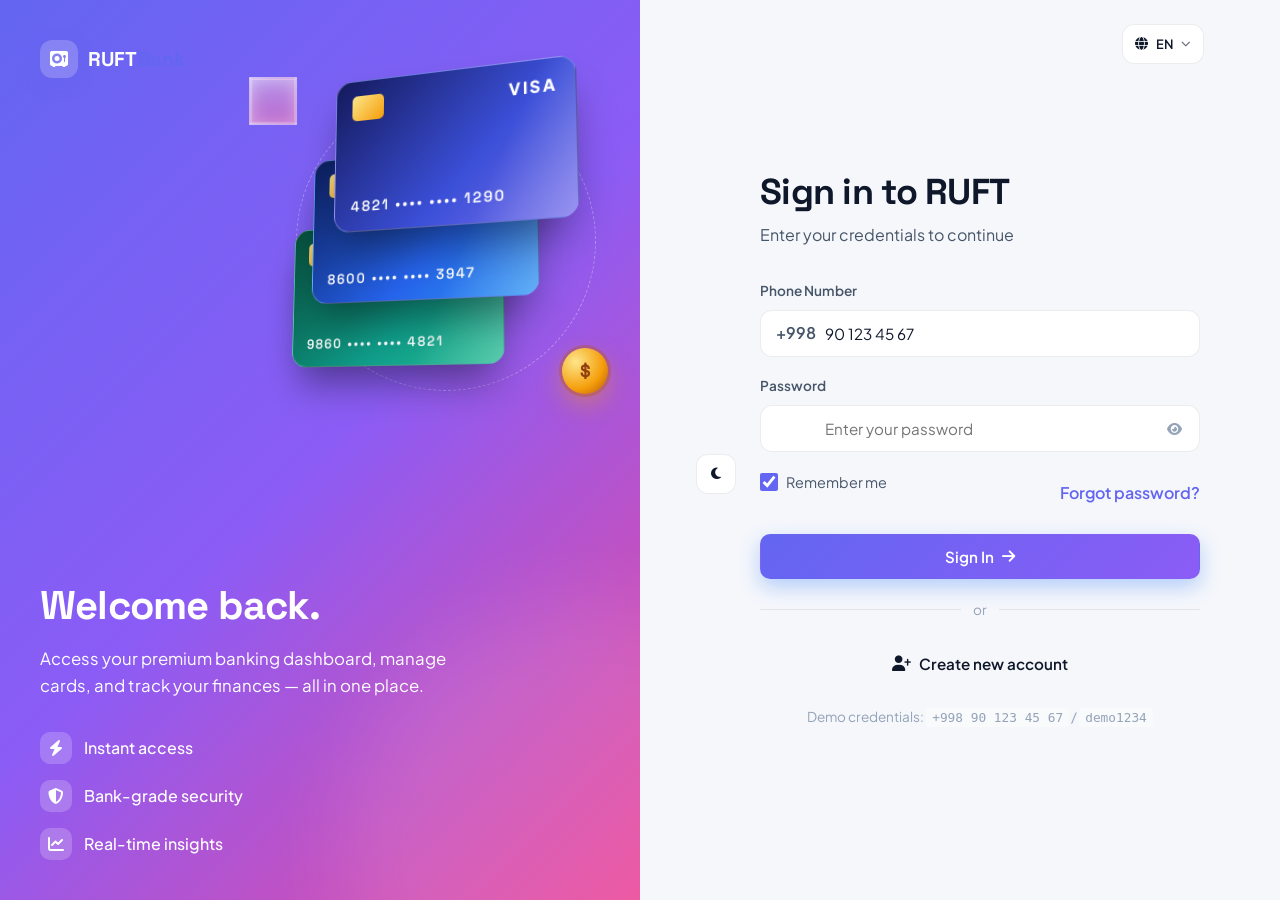
<file: transactions.html>
<!doctype html>
<html lang="en">
  <head>
    <meta charset="UTF-8" />
    <meta name="viewport" content="width=device-width, initial-scale=1.0" />
    <title>Transactions — RUFT Bank</title>
    <link rel="preconnect" href="https://fonts.googleapis.com" />
    <link
      href="https://fonts.googleapis.com/css2?family=Plus+Jakarta+Sans:wght@300;400;500;600;700;800&family=Space+Grotesk:wght@400;500;600;700&display=swap"
      rel="stylesheet"
    />
    <link
      rel="stylesheet"
      href="https://cdnjs.cloudflare.com/ajax/libs/font-awesome/6.5.1/css/all.min.css"
    />
    <link rel="stylesheet" href="assets/css/style.css" />
      <link rel="stylesheet" href="assets/css/animations.css" />
    <link rel="stylesheet" href="assets/css/tx-ui.css" />
    <link rel="stylesheet" href="assets/css/i18n.css" />
    <script src="assets/js/i18n-dict.js"></script>
    <script src="assets/js/i18n.js"></script>
  </head>
  <body class="app-body">
    <div class="app-shell">
      <aside class="sidebar" id="sidebar"></aside>
      <div class="main">
        <header class="topbar" id="topbar"></header>
        <main class="content">
          <div class="page-head">
            <div>
              <h1>Transactions</h1>
              <p>Full history of your account activity.</p>
            </div>
            <div class="page-actions">
              <button class="btn btn-outline" id="exportCsv">
                <i class="fa-solid fa-file-csv"></i> CSV
              </button>
              <button class="btn btn-outline" id="exportPdf">
                <i class="fa-solid fa-file-pdf"></i> PDF
              </button>
            </div>
          </div>

          <div class="card">
            <div class="tx-toolbar">
              <div class="search-box">
                <i class="fa-solid fa-magnifying-glass"></i>
                <input
                  type="text"
                  id="txSearch"
                  placeholder="Search transactions..."
                />
              </div>
              <div class="filter-group">
                <select id="txTypeFilter">
                  <option value="">All types</option>
                  <option value="income">Income</option>
                  <option value="expense">Expense</option>
                  <option value="transfer">Transfer</option>
                </select>
                <select id="txCategoryFilter">
                  <option value="">All categories</option>
                  <option>Food</option>
                  <option>Shopping</option>
                  <option>Transport</option>
                  <option>Bills</option>
                  <option>Entertainment</option>
                  <option>Salary</option>
                </select>
              </div>
            </div>
            <div class="table-wrap">
              <table class="table" id="txTable">
                <thead>
                  <tr>
                    <th>Transaction</th>
                    <th>Category</th>
                    <th>Date</th>
                    <th>Amount</th>
                    <th>Status</th>
                  </tr>
                </thead>
                <tbody id="txBody"></tbody>
              </table>
            </div>
            <div class="pagination" id="txPagination"></div>
          </div>
        </main>
      </div>
    </div>

    <script src="assets/js/storage.js"></script>
    <script src="assets/js/ui.js"></script>
    <script src="assets/js/transactions.js"></script>
      <script src="assets/js/animations.js"></script>
    <script src="assets/js/tx-ui.js"></script>
  </body>
</html>
</file>
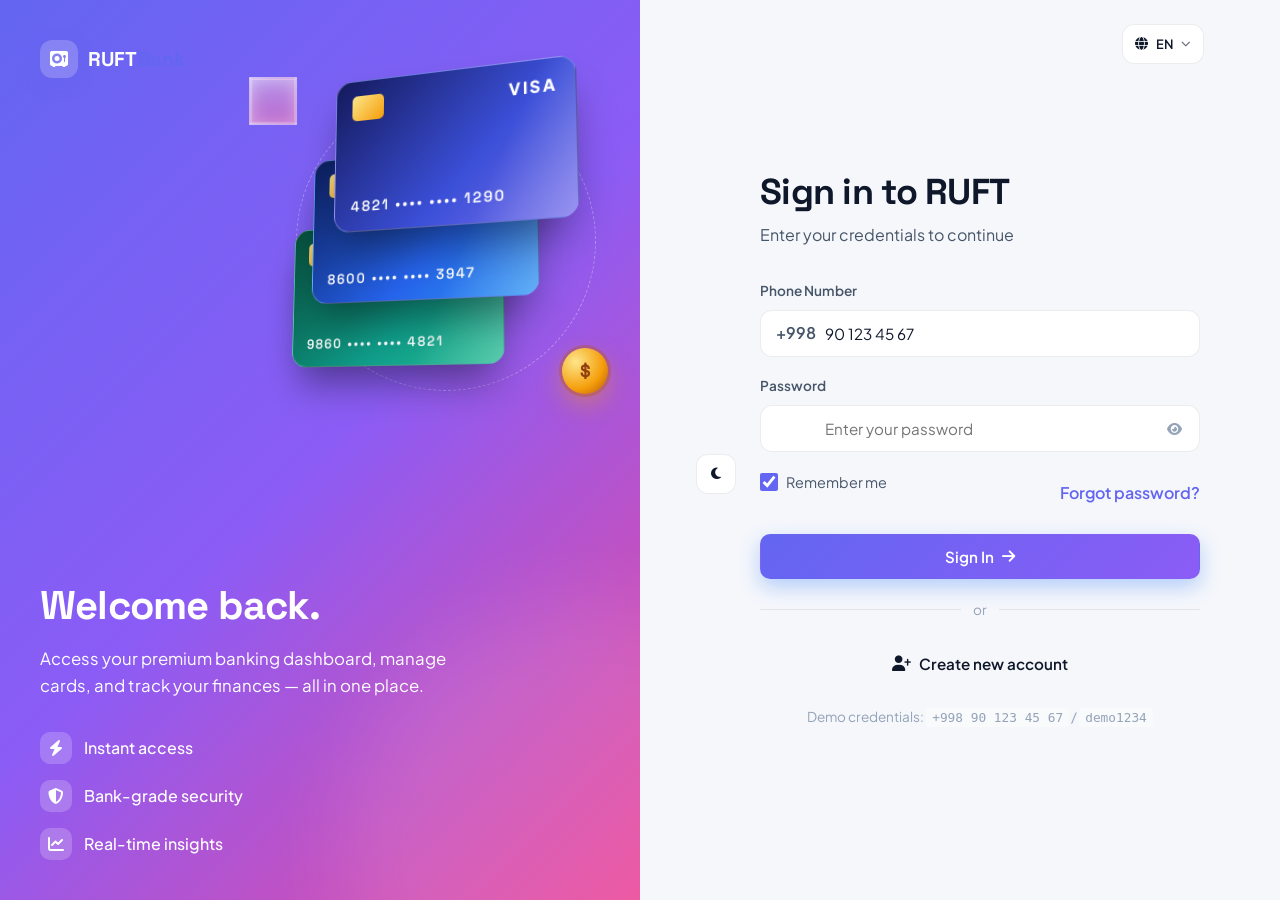
<file: transfer.html>
<!doctype html>
<html lang="en">
  <head>
    <meta charset="UTF-8" />
    <meta name="viewport" content="width=device-width, initial-scale=1.0" />
    <title>Transfer — RUFT Bank</title>
    <link rel="preconnect" href="https://fonts.googleapis.com" />
    <link
      href="https://fonts.googleapis.com/css2?family=Plus+Jakarta+Sans:wght@300;400;500;600;700;800&family=Space+Grotesk:wght@400;500;600;700&display=swap"
      rel="stylesheet"
    />
    <link
      rel="stylesheet"
      href="https://cdnjs.cloudflare.com/ajax/libs/font-awesome/6.5.1/css/all.min.css"
    />
    <link rel="stylesheet" href="assets/css/style.css" />
      <link rel="stylesheet" href="assets/css/animations.css" />
    <link rel="stylesheet" href="assets/css/i18n.css" />
    <script src="assets/js/i18n-dict.js"></script>
    <script src="assets/js/i18n.js"></script>
  </head>
  <body class="app-body">
    <div class="app-shell">
      <aside class="sidebar" id="sidebar"></aside>
      <div class="main">
        <header class="topbar" id="topbar"></header>
        <main class="content">
          <div class="page-head">
            <div>
              <h1>Transfer Money</h1>
              <p>Send funds instantly to anyone, anywhere.</p>
            </div>
          </div>

          <div class="grid-2">
            <div class="card">
              <div class="card-head">
                <h3><i class="fa-solid fa-paper-plane"></i> New Transfer</h3>
              </div>
              <form id="transferForm">
                <div class="form-group">
                  <label>Recipient</label>
                  <input
                    type="text"
                    id="trRecipient"
                    placeholder="Name or account number"
                  />
                </div>
                <div class="form-row-2">
                  <div class="form-group">
                    <label>Amount</label>
                    <input
                      type="number"
                      id="trAmount"
                      placeholder="0.00"
                      min="0"
                      step="0.01"
                    />
                  </div>
                  <div class="form-group">
                    <label>Currency</label>
                    <select id="trCurrency">
                      <option>USD</option>
                      <option>EUR</option>
                      <option>UZS</option>
                      <option>GBP</option>
                      <option>RUB</option>
                    </select>
                  </div>
                </div>
                <div class="form-group">
                  <label>Description</label>
                  <input
                    type="text"
                    id="trDescription"
                    placeholder="What's this for?"
                  />
                </div>
                <div class="form-group">
                  <label>Schedule</label>
                  <select id="trSchedule">
                    <option value="now">Send now</option>
                    <option value="tomorrow">Tomorrow</option>
                    <option value="nextweek">Next week</option>
                    <option value="custom">Custom date</option>
                  </select>
                </div>
                <label class="checkbox"
                  ><input type="checkbox" id="trFavorite" /> Add to favorite
                  recipients</label
                >
                <button type="submit" class="btn btn-primary btn-block">
                  Send Transfer <i class="fa-solid fa-arrow-right"></i>
                </button>
              </form>
            </div>

            <div>
              <div class="card">
                <div class="card-head">
                  <h3><i class="fa-solid fa-star"></i> Favorite Recipients</h3>
                </div>
                <div class="fav-list" id="favList"></div>
              </div>
              <div class="card">
                <div class="card-head">
                  <h3>
                    <i class="fa-solid fa-clock-rotate-left"></i> Recent
                    Transfers
                  </h3>
                </div>
                <div class="tx-list" id="recentTransfers"></div>
              </div>
            </div>
          </div>
        </main>
      </div>
    </div>

    <script src="assets/js/storage.js"></script>
    <script src="assets/js/ui.js"></script>
    <script src="assets/js/transfer.js"></script>
      <script src="assets/js/animations.js"></script>
  </body>
</html>
</file>
<file: assets/css/style.css>
/* ============================================
   RUFT BANK — Premium Banking UI
   ============================================ */

:root {
  --bg: #f5f7fb;
  --bg-2: #ffffff;
  --surface: #ffffff;
  --surface-2: #f8fafc;
  --border: rgba(15, 23, 42, 0.08);
  --text: #0f172a;
  --text-2: #475569;
  --text-3: #94a3b8;
  --primary: #6366f1;
  --primary-2: #8b5cf6;
  --accent: #06b6d4;
  --success: #10b981;
  --danger: #ef4444;
  --warning: #f59e0b;
  --shadow-sm:
    0 1px 2px rgba(15, 23, 42, 0.04), 0 1px 3px rgba(15, 23, 42, 0.06);
  --shadow:
    0 4px 6px -1px rgba(15, 23, 42, 0.06),
    0 10px 20px -5px rgba(15, 23, 42, 0.08);
  --shadow-lg: 0 20px 40px -10px rgba(99, 102, 241, 0.25);
  --radius: 16px;
  --radius-sm: 10px;
  --radius-lg: 24px;
  --grad-1: linear-gradient(135deg, #6366f1 0%, #8b5cf6 100%);
  --grad-2: linear-gradient(135deg, #06b6d4 0%, #3b82f6 100%);
  --grad-3: linear-gradient(135deg, #f43f5e 0%, #ec4899 100%);
  --grad-4: linear-gradient(135deg, #10b981 0%, #059669 100%);
  --grad-5: linear-gradient(135deg, #f59e0b 0%, #f97316 100%);
  --grad-hero: linear-gradient(135deg, #6366f1 0%, #8b5cf6 50%, #ec4899 100%);
}

[data-theme="dark"] {
  --bg: #0a0e1a;
  --bg-2: #0f1424;
  --surface: rgba(20, 26, 46, 0.7);
  --surface-2: rgba(30, 38, 62, 0.5);
  --border: rgba(255, 255, 255, 0.08);
  --text: #f1f5f9;
  --text-2: #cbd5e1;
  --text-3: #64748b;
  --shadow-sm: 0 1px 2px rgba(0, 0, 0, 0.3);
  --shadow: 0 10px 30px rgba(0, 0, 0, 0.35);
  --shadow-lg: 0 20px 40px -10px rgba(99, 102, 241, 0.4);
}

* {
  box-sizing: border-box;
  margin: 0;
  padding: 0;
}

html,
body {
  height: 100%;
}

body {
  font-family:
    "Plus Jakarta Sans",
    system-ui,
    -apple-system,
    sans-serif;
  background: var(--bg);
  color: var(--text);
  line-height: 1.6;
  -webkit-font-smoothing: antialiased;
  overflow-x: hidden;
  transition:
    background 0.3s ease,
    color 0.3s ease;
}

h1,
h2,
h3,
h4 {
  font-family: "Space Grotesk", sans-serif;
  font-weight: 700;
  letter-spacing: -0.02em;
  line-height: 1.2;
}
h1 {
  font-size: clamp(1.75rem, 3vw, 2.25rem);
}
h2 {
  font-size: clamp(1.5rem, 2.5vw, 1.875rem);
}
h3 {
  font-size: 1.125rem;
}
small {
  color: var(--text-3);
}
a {
  color: inherit;
  text-decoration: none;
}
img {
  max-width: 100%;
  display: block;
}

.container {
  max-width: 1240px;
  margin: 0 auto;
  padding: 0 24px;
}

.gradient-text {
  background: var(--grad-hero);
  -webkit-background-clip: text;
  background-clip: text;
  color: transparent;
}

/* ============ BUTTONS ============ */
.btn {
  display: inline-flex;
  align-items: center;
  gap: 8px;
  padding: 11px 20px;
  border-radius: 12px;
  font-weight: 600;
  font-size: 0.925rem;
  border: 1px solid transparent;
  cursor: pointer;
  transition:
    transform 0.15s ease,
    box-shadow 0.2s ease,
    background 0.2s ease;
  font-family: inherit;
  white-space: nowrap;
}
.btn:hover {
  transform: translateY(-1px);
}
.btn-primary {
  background: var(--grad-1);
  color: #fff;
  box-shadow: var(--shadow-lg);
}
.btn-primary:hover {
  box-shadow: 0 20px 40px -10px rgba(99, 102, 241, 0.45);
}
.btn-outline {
  background: transparent;
  color: var(--text);
  border-color: var(--border);
}
.btn-outline:hover {
  background: var(--surface-2);
}
.btn-ghost {
  background: transparent;
  color: var(--text-2);
}
.btn-ghost:hover {
  color: var(--primary);
}
.btn-block {
  width: 100%;
  justify-content: center;
}
.btn-lg {
  padding: 14px 26px;
  font-size: 1rem;
}

/* ============ LOGO ============ */
.logo {
  display: flex;
  align-items: center;
  gap: 10px;
  font-weight: 800;
  font-size: 1.25rem;
  font-family: "Space Grotesk", sans-serif;
}
.logo-mark {
  width: 38px;
  height: 38px;
  border-radius: 12px;
  background: var(--grad-1);
  color: #fff;
  display: grid;
  place-items: center;
  font-size: 1rem;
  box-shadow: 0 6px 16px rgba(99, 102, 241, 0.35);
}
.logo-accent {
  color: var(--primary);
}

/* ============ THEME TOGGLE ============ */
.theme-toggle {
  width: 40px;
  height: 40px;
  border-radius: 12px;
  background: var(--surface);
  border: 1px solid var(--border);
  color: var(--text);
  cursor: pointer;
  display: grid;
  place-items: center;
  transition: all 0.2s;
}
.theme-toggle:hover {
  background: var(--surface-2);
  color: var(--primary);
}

/* ============ LANDING NAV ============ */
.landing-nav {
  position: sticky;
  top: 0;
  z-index: 100;
  backdrop-filter: blur(20px);
  -webkit-backdrop-filter: blur(20px);
  background: rgba(255, 255, 255, 0.7);
  border-bottom: 1px solid var(--border);
}
[data-theme="dark"] .landing-nav {
  background: rgba(10, 14, 26, 0.7);
}
.nav-container {
  max-width: 1240px;
  margin: 0 auto;
  padding: 16px 24px;
  display: flex;
  align-items: center;
  justify-content: space-between;
  gap: 24px;
}
.nav-links {
  display: flex;
  gap: 32px;
  list-style: none;
}
.nav-links a {
  color: var(--text-2);
  font-weight: 500;
  transition: color 0.2s;
}
.nav-links a:hover {
  color: var(--primary);
}
.nav-actions {
  display: flex;
  align-items: center;
  gap: 12px;
}

/* ============ HERO ============ */
.hero {
  position: relative;
  padding: 80px 0 100px;
  overflow: hidden;
}
.hero-bg {
  position: absolute;
  inset: 0;
  pointer-events: none;
}
.blob {
  position: absolute;
  border-radius: 50%;
  filter: blur(80px);
  opacity: 0.5;
  animation: float 20s ease-in-out infinite;
}
.blob-1 {
  width: 500px;
  height: 500px;
  background: #6366f1;
  top: -150px;
  left: -150px;
}
.blob-2 {
  width: 400px;
  height: 400px;
  background: #ec4899;
  bottom: -100px;
  right: -100px;
  animation-delay: -5s;
}
.blob-3 {
  width: 300px;
  height: 300px;
  background: #06b6d4;
  top: 40%;
  left: 40%;
  animation-delay: -10s;
}
@keyframes float {
  0%,
  100% {
    transform: translate(0, 0) scale(1);
  }
  50% {
    transform: translate(30px, -30px) scale(1.1);
  }
}

.hero-container {
  max-width: 1240px;
  margin: 0 auto;
  padding: 0 24px;
  display: grid;
  grid-template-columns: 1.1fr 1fr;
  gap: 60px;
  align-items: center;
  position: relative;
  z-index: 1;
}
.hero-badge {
  display: inline-flex;
  align-items: center;
  gap: 8px;
  padding: 8px 16px;
  border-radius: 100px;
  background: var(--surface);
  border: 1px solid var(--border);
  font-size: 0.85rem;
  font-weight: 600;
  color: var(--primary);
  box-shadow: var(--shadow-sm);
  margin-bottom: 20px;
}
.hero-title {
  font-size: clamp(2.25rem, 5vw, 3.75rem);
  margin-bottom: 20px;
}
.hero-subtitle {
  font-size: 1.125rem;
  color: var(--text-2);
  margin-bottom: 32px;
  max-width: 540px;
}
.hero-cta {
  display: flex;
  gap: 12px;
  flex-wrap: wrap;
  margin-bottom: 48px;
}
.hero-stats {
  display: flex;
  gap: 40px;
  flex-wrap: wrap;
}
.stat strong {
  display: block;
  font-family: "Space Grotesk", sans-serif;
  font-size: 1.75rem;
  font-weight: 700;
}
.stat span {
  color: var(--text-3);
  font-size: 0.875rem;
}

.hero-visual {
  position: relative;
  height: 520px;
}
.hero-card-stack {
  position: relative;
  width: 100%;
  height: 100%;
}
.hero-card {
  position: absolute;
  width: 340px;
  height: 210px;
  border-radius: 20px;
  padding: 24px;
  color: #fff;
  display: flex;
  flex-direction: column;
  justify-content: space-between;
  box-shadow: 0 30px 60px -15px rgba(0, 0, 0, 0.3);
  transition: transform 0.4s ease;
}
.hero-card.card-visa {
  background: linear-gradient(135deg, #6366f1 0%, #8b5cf6 100%);
  top: 20px;
  left: 20px;
  transform: rotate(-6deg);
  z-index: 2;
}
.hero-card.card-master {
  background: linear-gradient(135deg, #0f172a 0%, #1e293b 100%);
  top: 140px;
  left: 160px;
  transform: rotate(4deg);
  z-index: 1;
}
.hero-card:hover {
  transform: rotate(0) scale(1.03);
  z-index: 3;
}
.card-chip {
  width: 44px;
  height: 32px;
  border-radius: 6px;
  background: linear-gradient(135deg, #fbbf24, #f59e0b);
}
.card-number {
  font-family: "Space Grotesk", monospace;
  font-size: 1.25rem;
  letter-spacing: 2px;
}
.card-bottom {
  display: flex;
  justify-content: space-between;
  align-items: flex-end;
}
.card-bottom small {
  font-size: 0.65rem;
  opacity: 0.7;
  display: block;
  text-transform: uppercase;
  letter-spacing: 1px;
}
.card-bottom span {
  font-size: 0.875rem;
  font-weight: 600;
}
.card-brand {
  font-size: 2rem;
}

.hero-balance {
  position: absolute;
  bottom: 20px;
  left: 0;
  right: 0;
  margin: 0 auto;
  width: 300px;
  padding: 20px;
  border-radius: 20px;
  background: rgba(255, 255, 255, 0.85);
  color: var(--text);
  backdrop-filter: blur(20px);
  border: 1px solid rgba(255, 255, 255, 0.5);
  box-shadow: var(--shadow);
  z-index: 4;
}
[data-theme="dark"] .hero-balance {
  background: rgba(20, 26, 46, 0.85);
  border-color: rgba(255, 255, 255, 0.1);
}
.balance-row {
  display: flex;
  justify-content: space-between;
  align-items: center;
  margin-bottom: 6px;
  font-size: 0.85rem;
  color: var(--text-2);
}
.balance-amount {
  font-family: "Space Grotesk", sans-serif;
  font-size: 2rem;
  font-weight: 700;
}
.balance-change {
  font-size: 0.8rem;
  font-weight: 600;
}
.balance-change.positive {
  color: var(--success);
}

/* ============ SECTIONS ============ */
.section {
  padding: 100px 0;
  position: relative;
}
.section-head {
  text-align: center;
  max-width: 640px;
  margin: 0 auto 60px;
}
.eyebrow {
  display: inline-block;
  padding: 6px 14px;
  border-radius: 100px;
  background: rgba(99, 102, 241, 0.1);
  color: var(--primary);
  font-size: 0.8rem;
  font-weight: 600;
  margin-bottom: 16px;
}
.section-head h2 {
  font-size: clamp(1.75rem, 4vw, 2.75rem);
  margin-bottom: 16px;
}
.section-head p {
  color: var(--text-2);
  font-size: 1.05rem;
}

/* Features */
.feature-grid {
  display: grid;
  grid-template-columns: repeat(auto-fit, minmax(280px, 1fr));
  gap: 24px;
}
.feature-card {
  padding: 32px;
  border-radius: var(--radius-lg);
  background: var(--surface);
  border: 1px solid var(--border);
  transition:
    transform 0.3s,
    box-shadow 0.3s;
}
.feature-card:hover {
  transform: translateY(-6px);
  box-shadow: var(--shadow);
}
.feature-icon {
  width: 56px;
  height: 56px;
  border-radius: 16px;
  display: grid;
  place-items: center;
  font-size: 1.25rem;
  color: #fff;
  margin-bottom: 20px;
}
.feature-icon.purple {
  background: var(--grad-1);
}
.feature-icon.blue {
  background: var(--grad-2);
}
.feature-icon.green {
  background: var(--grad-4);
}
.feature-icon.pink {
  background: var(--grad-3);
}
.feature-icon.orange {
  background: var(--grad-5);
}
.feature-icon.cyan {
  background: linear-gradient(135deg, #06b6d4, #0891b2);
}
.feature-card h3 {
  margin-bottom: 8px;
}
.feature-card p {
  color: var(--text-2);
}

/* Cards showcase */
.cards-showcase {
  background: var(--bg-2);
}
.card-showcase-row {
  display: grid;
  grid-template-columns: repeat(auto-fit, minmax(260px, 1fr));
  gap: 24px;
}
.showcase-card {
  aspect-ratio: 1.6/1;
  border-radius: 20px;
  padding: 28px;
  color: #fff;
  display: flex;
  flex-direction: column;
  justify-content: space-between;
  font-size: 1.1rem;
  font-weight: 600;
  box-shadow: 0 20px 40px -10px rgba(0, 0, 0, 0.25);
  transition: transform 0.3s;
}
.showcase-card:hover {
  transform: translateY(-8px) rotate(-1deg);
}
.showcase-card i {
  font-size: 2.5rem;
}
.showcase-card.visa {
  background: linear-gradient(135deg, #6366f1, #8b5cf6);
}
.showcase-card.master {
  background: linear-gradient(135deg, #0f172a, #334155);
}
.showcase-card.platinum {
  background: linear-gradient(135deg, #f59e0b, #ec4899);
}

/* Security */
.security-grid {
  display: grid;
  grid-template-columns: 1fr 1fr;
  gap: 60px;
  align-items: center;
}
.security-list {
  list-style: none;
  margin-top: 24px;
}
.security-list li {
  display: flex;
  align-items: center;
  gap: 12px;
  padding: 12px 0;
  color: var(--text-2);
}
.security-list i {
  color: var(--success);
  font-size: 1.25rem;
}
.security-visual {
  display: grid;
  place-items: center;
}
.shield-glow {
  width: 280px;
  height: 280px;
  border-radius: 50%;
  background: var(--grad-1);
  display: grid;
  place-items: center;
  font-size: 6rem;
  color: #fff;
  box-shadow:
    0 0 80px rgba(99, 102, 241, 0.5),
    inset 0 0 60px rgba(255, 255, 255, 0.1);
  animation: pulse 3s ease-in-out infinite;
}
@keyframes pulse {
  0%,
  100% {
    transform: scale(1);
  }
  50% {
    transform: scale(1.05);
  }
}

/* CTA */
.cta-card {
  padding: 60px;
  border-radius: var(--radius-lg);
  background: var(--grad-1);
  color: #fff;
  text-align: center;
  box-shadow: var(--shadow-lg);
}
.cta-card h2 {
  font-size: clamp(1.75rem, 4vw, 2.5rem);
  margin-bottom: 16px;
}
.cta-card p {
  opacity: 0.9;
  margin-bottom: 28px;
  font-size: 1.1rem;
}
.cta-card .btn-primary {
  background: #fff;
  color: var(--primary);
  box-shadow: 0 10px 30px rgba(0, 0, 0, 0.2);
}

/* Footer */
.landing-footer {
  background: var(--bg-2);
  border-top: 1px solid var(--border);
  padding: 60px 0 20px;
}
.footer-grid {
  display: grid;
  grid-template-columns: 2fr 1fr 1fr 1fr;
  gap: 40px;
  margin-bottom: 40px;
}
.footer-about {
  color: var(--text-2);
  margin-top: 16px;
  max-width: 320px;
}
.landing-footer h4 {
  margin-bottom: 16px;
  font-size: 0.95rem;
}
.landing-footer a {
  display: block;
  color: var(--text-2);
  padding: 6px 0;
  font-size: 0.9rem;
  transition: color 0.2s;
}
.landing-footer a:hover {
  color: var(--primary);
}
.footer-bottom {
  display: flex;
  justify-content: space-between;
  align-items: center;
  padding-top: 20px;
  border-top: 1px solid var(--border);
  color: var(--text-3);
  font-size: 0.85rem;
}
.socials {
  display: flex;
  gap: 12px;
}
.socials a {
  width: 36px;
  height: 36px;
  border-radius: 10px;
  background: var(--surface);
  border: 1px solid var(--border);
  display: grid;
  place-items: center;
  color: var(--text-2);
  transition: all 0.2s;
}
.socials a:hover {
  color: var(--primary);
  transform: translateY(-2px);
}

/* ============ AUTH PAGES ============ */
.auth-body {
  min-height: 100vh;
  display: grid;
}
.auth-wrap {
  display: grid;
  grid-template-columns: 1fr 1fr;
  min-height: 100vh;
}
.auth-side {
  position: relative;
  padding: 40px;
  background: var(--grad-hero);
  color: #fff;
  display: flex;
  flex-direction: column;
  justify-content: space-between;
  overflow: hidden;
}
.auth-side .logo {
  color: #fff;
}
.auth-side .logo-mark {
  background: rgba(255, 255, 255, 0.2);
  backdrop-filter: blur(10px);
}
.auth-side-content {
  position: relative;
  z-index: 1;
  max-width: 440px;
}
.auth-side-content h2 {
  font-size: 2.5rem;
  margin-bottom: 16px;
}
.auth-side-content p {
  opacity: 0.9;
  margin-bottom: 32px;
  font-size: 1.05rem;
}
.auth-features {
  display: flex;
  flex-direction: column;
  gap: 16px;
}
.auth-features div {
  display: flex;
  align-items: center;
  gap: 12px;
  font-weight: 500;
}
.auth-features i {
  width: 32px;
  height: 32px;
  border-radius: 10px;
  background: rgba(255, 255, 255, 0.2);
  display: grid;
  place-items: center;
}
.auth-side-blob {
  position: absolute;
  width: 500px;
  height: 500px;
  border-radius: 50%;
  background: rgba(255, 255, 255, 0.1);
  bottom: -200px;
  right: -200px;
  filter: blur(40px);
}

.auth-form-wrap {
  padding: 40px;
  display: flex;
  align-items: center;
  justify-content: center;
  position: relative;
}
.auth-theme {
  position: absolute;
  top: 24px;
  right: 24px;
}
.auth-form-card {
  width: 100%;
  max-width: 440px;
}
.auth-head {
  margin-bottom: 32px;
}
.auth-head h1 {
  margin-bottom: 8px;
}
.auth-head p {
  color: var(--text-2);
}


.form-group label {
  display: block;
  font-size: 0.85rem;
  font-weight: 600;
  margin-bottom: 8px;
  color: var(--text-2);
}
.form-group input,
.form-group select,
.form-group textarea {
  width: 100%;
  padding: 13px 16px;
  border-radius: 12px;
  background: var(--surface);
  border: 1px solid var(--border);
  color: var(--text);
  font-family: inherit;
  font-size: 0.95rem;
  transition:
    border-color 0.2s,
    box-shadow 0.2s;
}
.form-group input:focus,
.form-group select:focus,
.form-group textarea:focus {
  outline: none;
  border-color: var(--primary);
  box-shadow: 0 0 0 4px rgba(99, 102, 241, 0.15);
}
.form-group textarea {
  resize: vertical;
  min-height: 100px;
}
.form-row-2 {
  display: grid;
  grid-template-columns: 1fr 1fr;
  gap: 16px;
}
.form-row {
  display: flex;
  justify-content: space-between;
  align-items: center;
  margin-bottom: 20px;
  flex-wrap: wrap;
  gap: 12px;
}

.input-with-icon {
  position: relative;
  display: flex;
  align-items: center;
}
.input-prefix {
  position: absolute;
  left: 16px;
  top: 50%;
  transform: translateY(-50%);
  font-weight: 600;
  color: var(--text-2);
  pointer-events: none;
}
.input-with-icon input {
  padding-left: 64px;
}
.input-eye {
  position: absolute;
  right: 12px;
  top: 50%;
  transform: translateY(-50%);
  background: none;
  border: none;
  color: var(--text-3);
  cursor: pointer;
  padding: 6px;
}
.error-msg {
  display: block;
  color: var(--danger);
  font-size: 0.8rem;
  margin-top: 6px;
  min-height: 1em;
}

.checkbox {
  display: flex;
  align-items: center;
  gap: 8px;
  font-size: 0.9rem;
  color: var(--text-2);
  cursor: pointer;
  margin-bottom: 20px;
}
.checkbox input {
  width: 18px;
  height: 18px;
  accent-color: var(--primary);
}
.link {
  color: var(--primary);
  font-weight: 600;
}

.auth-divider {
  display: flex;
  align-items: center;
  gap: 12px;
  margin: 20px 0;
  color: var(--text-3);
  font-size: 0.85rem;
}
.auth-divider::before,
.auth-divider::after {
  content: "";
  flex: 1;
  height: 1px;
  background: var(--border);
}
.auth-foot {
  text-align: center;
  margin-top: 20px;
  color: var(--text-3);
  font-size: 0.85rem;
}
.auth-foot code {
  background: var(--surface-2);
  padding: 2px 6px;
  border-radius: 4px;
  font-size: 0.8rem;
}
.auth-foot-link {
  text-align: center;
  margin-top: 20px;
  color: var(--text-2);
  font-size: 0.9rem;
}

/* ============ OTP MODAL ============ */
.modal {
  position: fixed;
  inset: 0;
  z-index: 1000;
  display: grid;
  place-items: center;
  padding: 20px;
}
.modal[hidden] {
  display: none;
}
.modal-backdrop {
  position: absolute;
  inset: 0;
  background: rgba(10, 14, 26, 0.6);
  backdrop-filter: blur(8px);
}
.modal-card {
  position: relative;
  z-index: 1;
  background: var(--surface);
  border: 1px solid var(--border);
  border-radius: var(--radius-lg);
  padding: 36px;
  width: 100%;
  max-width: 440px;
  box-shadow: var(--shadow-lg);
  animation: modalIn 0.3s ease;
}
@keyframes modalIn {
  from {
    opacity: 0;
    transform: translateY(20px) scale(0.95);
  }
  to {
    opacity: 1;
    transform: none;
  }
}
.modal-head {
  display: flex;
  justify-content: space-between;
  align-items: center;
  margin-bottom: 20px;
}
.modal-close {
  background: none;
  border: none;
  color: var(--text-3);
  cursor: pointer;
  font-size: 1.25rem;
  padding: 4px;
}

.otp-card {
  text-align: center;
}
.otp-icon {
  width: 72px;
  height: 72px;
  border-radius: 50%;
  background: var(--grad-1);
  color: #fff;
  display: grid;
  place-items: center;
  font-size: 1.75rem;
  margin: 0 auto 20px;
}
.otp-card h2 {
  margin-bottom: 8px;
}
.otp-card > p {
  color: var(--text-2);
  margin-bottom: 20px;
}
.otp-demo {
  display: flex;
  align-items: center;
  gap: 12px;
  padding: 12px 16px;
  background: rgba(99, 102, 241, 0.08);
  border: 1px dashed var(--primary);
  border-radius: 12px;
  margin-bottom: 24px;
  text-align: left;
}
.otp-demo i {
  color: var(--primary);
  font-size: 1.25rem;
}
.otp-demo small {
  display: block;
  color: var(--text-3);
  font-size: 0.75rem;
}
.otp-demo strong {
  font-family: "Space Grotesk", monospace;
  font-size: 1.25rem;
  letter-spacing: 3px;
  color: var(--primary);
}

.otp-inputs {
  display: flex;
  justify-content: center;
  gap: 8px;
  margin-bottom: 12px;
}
.otp-inputs input {
  width: 48px;
  height: 56px;
  text-align: center;
  border-radius: 12px;
  border: 1px solid var(--border);
  background: var(--surface);
  color: var(--text);
  font-family: "Space Grotesk", monospace;
  font-size: 1.25rem;
  font-weight: 600;
}
.otp-inputs input:focus {
  outline: none;
  border-color: var(--primary);
  box-shadow: 0 0 0 4px rgba(99, 102, 241, 0.15);
}
.otp-timer {
  color: var(--text-3);
  font-size: 0.85rem;
  margin-bottom: 20px;
}
.otp-timer strong {
  color: var(--primary);
}

/* ============ APP SHELL ============ */
.app-body {
  min-height: 100vh;
}
.app-shell {
  display: grid;
  grid-template-columns: 260px 1fr;
  min-height: 100vh;
}

.sidebar {
  background: var(--surface);
  border-right: 1px solid var(--border);
  padding: 24px 16px;
  position: sticky;
  top: 0;
  height: 100vh;
  display: flex;
  flex-direction: column;
  gap: 8px;
  overflow-y: auto;
}
.sidebar .logo {
  padding: 8px 12px 24px;
}
.sidebar-nav {
  display: flex;
  flex-direction: column;
  gap: 4px;
  flex: 1;
}
.sidebar-link {
  display: flex;
  align-items: center;
  gap: 12px;
  padding: 11px 14px;
  border-radius: 12px;
  color: var(--text-2);
  font-weight: 500;
  font-size: 0.925rem;
  transition: all 0.2s;
}
.sidebar-link i {
  width: 20px;
  text-align: center;
}
.sidebar-link:hover {
  background: var(--surface-2);
  color: var(--text);
}
.sidebar-link.active {
  background: var(--grad-1);
  color: #fff;
  box-shadow: 0 6px 16px rgba(99, 102, 241, 0.3);
}
.sidebar-section {
  font-size: 0.7rem;
  font-weight: 700;
  color: var(--text-3);
  text-transform: uppercase;
  letter-spacing: 1px;
  padding: 16px 14px 8px;
}
.sidebar-foot {
  padding: 16px 12px;
  border-top: 1px solid var(--border);
  margin-top: auto;
}

.main {
  display: flex;
  flex-direction: column;
  min-width: 0;
}

.topbar {
  position: sticky;
  top: 0;
  z-index: 50;
  background: var(--surface);
  backdrop-filter: blur(20px);
  border-bottom: 1px solid var(--border);
  padding: 14px 28px;
  display: flex;
  align-items: center;
  justify-content: space-between;
  gap: 16px;
}
.topbar-search {
  flex: 1;
  max-width: 420px;
  position: relative;
}

.glass {
  background: var(--glass);
  backdrop-filter: blur(20px) saturate(140%);
  -webkit-backdrop-filter: blur(20px) saturate(140%);
  border: 1px solid var(--border);
  border-radius: var(--radius);
  box-shadow: var(--shadow);
}

.app-shell {
  display: grid;
  grid-template-columns: 260px 1fr;
  min-height: 100vh;
  position: relative;
  z-index: 1;
}

.sidebar {
  position: sticky;
  top: 0;
  height: 100vh;
  padding: 1.5rem 1rem;
  display: flex;
  flex-direction: column;
  border-right: 1px solid var(--border);
  border-radius: 0;
  overflow-y: auto;
  z-index: 50;
}

.main {
  display: flex;
  flex-direction: column;
  min-width: 0;
}

.topbar {
  position: sticky;
  top: 0;
  z-index: 40;
  display: flex;
  align-items: center;
  gap: 16px;
  padding: 14px 24px;
  border-bottom: 1px solid var(--border);
  border-radius: 0;
  backdrop-filter: blur(20px);
}

.icon-btn {
  width: 40px;
  height: 40px;
  display: flex;
  align-items: center;
  justify-content: center;
  border-radius: 10px;
  background: var(--glass);
  border: 1px solid var(--border);
  font-size: 1.1rem;
  position: relative;
  transition: all 0.2s;
}

.icon-btn:hover {
  background: var(--glass-strong);
  transform: translateY(-1px);
}

.search {
  flex: 1;
  max-width: 420px;
  display: flex;
  align-items: center;
  gap: 8px;
  padding: 8px 14px;
  background: var(--bg-2);
  border: 1px solid var(--border);
  border-radius: var(--radius-sm);
}

.search input {
  flex: 1;
  background: transparent;
  border: none;
  outline: none;
  color: var(--text);
  font-size: 0.9rem;
}

.topbar-right {
  display: flex;
  align-items: center;
  gap: 10px;
  margin-left: auto;
}

.avatar-chip {
  display: flex;
  align-items: center;
  gap: 10px;
  padding: 4px 12px 4px 4px;
  background: var(--glass);
  border: 1px solid var(--border);
  border-radius: 30px;
  cursor: pointer;
  transition: all 0.2s;
}

.avatar-chip:hover {
  background: var(--glass-strong);
}

.avatar {
  width: 36px;
  height: 36px;
  border-radius: 50%;
  background: var(--grad);
  color: #fff;
  display: flex;
  align-items: center;
  justify-content: center;
  font-weight: 700;
  font-size: 0.9rem;
}

.content {
  padding: 24px;
  animation: pageFade 0.4s ease;
}

.page-fade {
  animation: pageFade 0.4s ease;
}

.page-head {
  display: flex;
  justify-content: space-between;
  align-items: center;
  margin-bottom: 24px;
  flex-wrap: wrap;
  gap: 12px;
}

.page-head h1 {
  font-size: 1.8rem;
  font-weight: 800;
  letter-spacing: -0.5px;
}

.muted {
  color: var(--muted);
}
.topbar-search input {
  width: 100%;
  padding: 10px 14px 10px 40px;
  border-radius: 12px;
  border: 1px solid var(--border);
  background: var(--surface-2);
  color: var(--text);
  font-family: inherit;
}
.topbar-search input:focus {
  outline: none;
  border-color: var(--primary);
}
.topbar-search i {
  position: absolute;
  left: 14px;
  top: 50%;
  transform: translateY(-50%);
  color: var(--text-3);
}
.topbar-actions {
  display: flex;
  align-items: center;
  gap: 10px;
}
.icon-btn {
  width: 40px;
  height: 40px;
  border-radius: 12px;
  background: var(--surface-2);
  border: 1px solid var(--border);
  color: var(--text-2);
  cursor: pointer;
  position: relative;
  display: grid;
  place-items: center;
  transition: all 0.2s;
}

.grid-2 {
  display: grid;
  grid-template-columns: 1fr 1fr;
  gap: 14px;
  margin-bottom: 24px;
}

.panel {
  padding: 22px;
}

.preview-panel {
  display: flex;
  flex-direction: column;
}



.field label {
  display: block;
  font-size: 0.85rem;
  font-weight: 500;
  margin-bottom: 0.4rem;
  color: var(--text-dim);
}

.input-wrap {
  position: relative;
  display: flex;
  align-items: center;
}

.input-ico {
  position: absolute;
  left: 14px;
  font-size: 1rem;
  opacity: 0.7;
}

.input-wrap input,
.input-wrap select {
  width: 100%;
  padding: 12px 14px 12px 42px;
  background: var(--bg-2);
  border: 1px solid var(--border);
  border-radius: var(--radius-sm);
  color: var(--text);
  font-size: 0.95rem;
  transition: all 0.2s;
  outline: none;
}

.input-wrap input:focus,
.input-wrap select:focus {
  border-color: var(--primary);
  box-shadow: 0 0 0 3px rgba(59, 130, 246, 0.15);
}

.err {
  display: block;
  color: var(--danger);
  font-size: 0.8rem;
  margin-top: 0.3rem;
  min-height: 1em;
}

.row-2 {
  display: grid;
  grid-template-columns: 1fr 1fr;
  gap: 12px;
}

.radio-group {
  display: flex;
  gap: 12px;
}

.radio-card {
  flex: 1;
  cursor: pointer;
}

.radio-card input {
  display: none;
}

.rc-inner {
  display: block;
  padding: 14px;
  text-align: center;
  background: var(--bg-2);
  border: 2px solid var(--border);
  border-radius: var(--radius-sm);
  font-weight: 600;
  transition: all 0.2s;
}

.radio-card input:checked + .rc-inner {
  border-color: var(--primary);
  background: rgba(59, 130, 246, 0.15);
  color: var(--primary);
}

.form-actions {
  display: flex;
  gap: 12px;
  margin-top: 1.5rem;
}

.form-actions .btn {
  flex: 1;
}

.btn {
  display: inline-flex;
  align-items: center;
  justify-content: center;
  gap: 8px;
  padding: 12px 20px;
  border-radius: var(--radius-sm);
  font-weight: 600;
  font-size: 0.95rem;
  transition: 0.2s;
  position: relative;
  overflow: hidden;
  border: 1px solid transparent;
}

.btn-primary {
  background: var(--grad);
  color: #fff;
  box-shadow: 0 8px 20px rgba(59, 130, 246, 0.35);
}

.btn-primary:hover {
  transform: translateY(-2px);
  box-shadow: 0 12px 28px rgba(59, 130, 246, 0.5);
}

.btn-ghost {
  background: var(--glass);
  border-color: var(--border);
  color: var(--text);
}

.btn-ghost:hover {
  background: var(--glass-strong);
}

.ripple {
  position: relative;
  overflow: hidden;
}

.card-3d-wrap {
  perspective: 1000px;
  margin: 20px 0;
}

.card-3d-wrap .bank-card {
  transition: transform 0.4s;
}

.card-3d-wrap:hover .bank-card {
  transform: rotateY(-8deg) rotateX(4deg);
}

.bank-card {
  position: relative;
  padding: 24px;
  border-radius: 20px;
  color: #fff;
  min-height: 200px;
  overflow: hidden;
  transition: transform 0.3s;
  transform-style: preserve-3d;
  box-shadow: 0 20px 40px rgba(0, 0, 0, 0.4);
}

.bank-card.visa {
  background: linear-gradient(135deg, #1e3a8a 0%, #3b82f6 50%, #06b6d4 100%);
}

.bc-top {
  display: flex;
  justify-content: space-between;
  align-items: center;
  margin-bottom: 30px;
  position: relative;
  z-index: 1;
}

.bc-chip {
  width: 40px;
  height: 30px;
  background: linear-gradient(135deg, #fbbf24, #d97706);
  border-radius: 6px;
  box-shadow: inset 0 0 0 2px rgba(0, 0, 0, 0.2);
}

.bc-brand {
  font-weight: 800;
  font-size: 1.2rem;
  letter-spacing: 1px;
}

.bc-number {
  font-family: "Courier New", monospace;
  font-size: 1.2rem;
  letter-spacing: 3px;
  margin-bottom: 20px;
  position: relative;
  z-index: 1;
}

.bc-bot {
  display: flex;
  justify-content: space-between;
  position: relative;
  z-index: 1;
}

.bc-bot small {
  font-size: 0.7rem;
  opacity: 0.7;
  display: block;
  text-transform: uppercase;
  letter-spacing: 1px;
}

.bc-bot div > div {
  font-size: 0.9rem;
  font-weight: 600;
  margin-top: 2px;
}

.toast-container {
  position: fixed;
  top: 20px;
  right: 20px;
  z-index: 2000;
  display: flex;
  flex-direction: column;
  gap: 10px;
}
.icon-btn:hover {
  color: var(--primary);
}
.icon-btn .dot {
  position: absolute;
  top: 8px;
  right: 8px;
  width: 8px;
  height: 8px;
  border-radius: 50%;
  background: var(--danger);
  border: 2px solid var(--surface);
}
.topbar-user {
  display: flex;
  align-items: center;
  gap: 10px;
  padding: 4px 12px 4px 4px;
  border-radius: 100px;
  background: var(--surface-2);
  border: 1px solid var(--border);
  cursor: pointer;
}
.avatar {
  width: 34px;
  height: 34px;
  border-radius: 50%;
  background: var(--grad-1);
  color: #fff;
  display: grid;
  place-items: center;
  font-weight: 700;
  font-size: 0.85rem;
}
.topbar-user-info {
  line-height: 1.2;
}
.topbar-user-info strong {
  font-size: 0.85rem;
  display: block;
}
.topbar-user-info small {
  color: var(--text-3);
  font-size: 0.7rem;
}

.content {
  padding: 28px;
  flex: 1;
}

.page-head {
  display: flex;
  justify-content: space-between;
  align-items: flex-start;
  gap: 20px;
  margin-bottom: 28px;
  flex-wrap: wrap;
}
.page-actions {
  display: flex;
  gap: 10px;
  flex-wrap: wrap;
}

/* ============ CARDS / PANELS ============ */
.card {
  background: var(--surface);
  border: 1px solid var(--border);
  border-radius: var(--radius);
  padding: 24px;
  box-shadow: var(--shadow-sm);
  transition: box-shadow 0.2s;
}
.card:hover {
  box-shadow: var(--shadow);
}
.card-head {
  display: flex;
  justify-content: space-between;
  align-items: center;
  margin-bottom: 20px;
  gap: 12px;
  flex-wrap: wrap;
}
.card-head h3 {
  display: flex;
  align-items: center;
  gap: 8px;
}

.grid-2 {
  display: grid;
  grid-template-columns: 1fr 1fr;
  gap: 24px;
  margin-bottom: 24px;
}

/* Stats */
.stat-grid {
  display: grid;
  grid-template-columns: repeat(auto-fit, minmax(220px, 1fr));
  gap: 20px;
  margin-bottom: 24px;
}
.stat-card {
  padding: 22px;
  border-radius: var(--radius);
  color: #fff;
  position: relative;
  overflow: hidden;
  box-shadow: var(--shadow);
}
.stat-card.gradient-1 {
  background: var(--grad-1);
}
.stat-card.gradient-2 {
  background: var(--grad-2);
}
.stat-card.gradient-3 {
  background: var(--grad-3);
}
.stat-card.gradient-4 {
  background: var(--grad-4);
}
.stat-top {
  display: flex;
  justify-content: space-between;
  align-items: center;
  margin-bottom: 16px;
}
.stat-top i {
  font-size: 1.5rem;
  opacity: 0.9;
}
.stat-badge {
  padding: 4px 10px;
  border-radius: 100px;
  background: rgba(255, 255, 255, 0.2);
  font-size: 0.75rem;
  font-weight: 600;
}
.stat-card small {
  opacity: 0.85;
  font-size: 0.8rem;
  display: block;
}
.stat-card h2 {
  font-family: "Space Grotesk", sans-serif;
  font-size: 1.75rem;
  margin: 6px 0;
}
.stat-foot {
  font-size: 0.75rem;
  opacity: 0.75;
}

/* Chart */
.chart-wrap {
  position: relative;
  height: 280px;
}

/* Mini cards */
.mini-cards {
  display: grid;
  grid-template-columns: repeat(auto-fill, minmax(260px, 1fr));
  gap: 16px;
}
.mini-card {
  padding: 20px;
  border-radius: 16px;
  color: #fff;
  position: relative;
  overflow: hidden;
  min-height: 160px;
  display: flex;
  flex-direction: column;
  justify-content: space-between;
  box-shadow: 0 10px 30px -5px rgba(0, 0, 0, 0.2);
  transition: transform 0.3s;
}
.mini-card:hover {
  transform: translateY(-4px);
}
.mini-card-top {
  display: flex;
  justify-content: space-between;
  align-items: flex-start;
}
.mini-card-chip {
  width: 32px;
  height: 24px;
  border-radius: 4px;
  background: linear-gradient(135deg, #fbbf24, #f59e0b);
}
.mini-card-brand {
  font-size: 1.5rem;
}
.mini-card-number {
  font-family: "Space Grotesk", monospace;
  font-size: 1rem;
  letter-spacing: 2px;
  margin: 12px 0;
}
.mini-card-bottom {
  display: flex;
  justify-content: space-between;
  align-items: flex-end;
  font-size: 0.75rem;
}
.mini-card-bottom small {
  opacity: 0.7;
  display: block;
  text-transform: uppercase;
  letter-spacing: 1px;
  font-size: 0.6rem;
}
.mini-card-name {
  font-weight: 600;
}
.mini-card.indigo {
  background: linear-gradient(135deg, #6366f1, #8b5cf6);
}
.mini-card.emerald {
  background: linear-gradient(135deg, #10b981, #059669);
}
.mini-card.rose {
  background: linear-gradient(135deg, #f43f5e, #ec4899);
}
.mini-card.amber {
  background: linear-gradient(135deg, #f59e0b, #d97706);
}
.mini-card.slate {
  background: linear-gradient(135deg, #1e293b, #334155);
}
.mini-card.sky {
  background: linear-gradient(135deg, #0ea5e9, #0369a1);
}

.add-card-mini {
  border: 2px dashed var(--border);
  background: transparent;
  color: var(--text-2);
  display: flex;
  flex-direction: column;
  align-items: center;
  justify-content: center;
  gap: 8px;
  cursor: pointer;
  min-height: 160px;
  border-radius: 16px;
  transition: all 0.2s;
}
.add-card-mini:hover {
  border-color: var(--primary);
  color: var(--primary);
  background: rgba(99, 102, 241, 0.05);
}
.add-card-mini i {
  font-size: 2rem;
}

/* Quick actions */
.quick-actions {
  display: grid;
  grid-template-columns: repeat(auto-fit, minmax(90px, 1fr));
  gap: 12px;
}
.qa {
  display: flex;
  flex-direction: column;
  align-items: center;
  gap: 8px;
  padding: 18px 8px;
  border-radius: 14px;
  background: var(--surface-2);
  border: 1px solid var(--border);
  color: var(--text);
  font-size: 0.8rem;
  font-weight: 600;
  transition: all 0.2s;
}
.qa i {
  font-size: 1.25rem;
  color: var(--primary);
}
.qa:hover {
  background: var(--grad-1);
  color: #fff;
  transform: translateY(-3px);
  box-shadow: var(--shadow);
}
.qa:hover i {
  color: #fff;
}

/* Transactions */
.tx-list {
  display: flex;
  flex-direction: column;
  gap: 4px;
}
.tx-item {
  display: flex;
  align-items: center;
  gap: 14px;
  padding: 12px;
  border-radius: 12px;
  transition: background 0.2s;
}
.tx-item:hover {
  background: var(--surface-2);
}
.tx-icon {
  width: 42px;
  height: 42px;
  border-radius: 12px;
  display: grid;
  place-items: center;
  font-size: 1rem;
  flex-shrink: 0;
}
.tx-icon.income {
  background: rgba(16, 185, 129, 0.12);
  color: var(--success);
}
.tx-icon.expense {
  background: rgba(239, 68, 68, 0.12);
  color: var(--danger);
}
.tx-icon.transfer {
  background: rgba(99, 102, 241, 0.12);
  color: var(--primary);
}
.tx-info {
  flex: 1;
  min-width: 0;
}
.tx-info strong {
  display: block;
  font-size: 0.9rem;
}
.tx-info small {
  color: var(--text-3);
  font-size: 0.75rem;
}
.tx-amount {
  font-weight: 700;
  font-family: "Space Grotesk", sans-serif;
}
.tx-amount.positive {
  color: var(--success);
}
.tx-amount.negative {
  color: var(--danger);
}

/* AI Insights */
.ai-card {
  background: linear-gradient(
    135deg,
    rgba(99, 102, 241, 0.08),
    rgba(139, 92, 246, 0.08)
  );
  border-color: rgba(99, 102, 241, 0.2);
}
.ai-insights {
  display: flex;
  flex-direction: column;
  gap: 12px;
}
.ai-insight {
  display: flex;
  gap: 12px;
  padding: 14px;
  background: var(--surface);
  border: 1px solid var(--border);
  border-radius: 12px;
}
.ai-insight-icon {
  width: 36px;
  height: 36px;
  border-radius: 10px;
  background: var(--grad-1);
  color: #fff;
  display: grid;
  place-items: center;
  flex-shrink: 0;
}
.ai-insight-text {
  font-size: 0.875rem;
  color: var(--text-2);
  line-height: 1.5;
}
.ai-insight-text strong {
  color: var(--text);
}

/* Rates */
.rates-grid {
  display: grid;
  grid-template-columns: repeat(auto-fit, minmax(180px, 1fr));
  gap: 14px;
}
.rate-item {
  padding: 16px;
  border-radius: 12px;
  background: var(--surface-2);
  border: 1px solid var(--border);
  display: flex;
  justify-content: space-between;
  align-items: center;
}
.rate-item strong {
  font-family: "Space Grotesk", sans-serif;
  font-size: 1.1rem;
}
.rate-item small {
  color: var(--text-3);
  font-size: 0.75rem;
  display: block;
}
.rate-change {
  font-size: 0.8rem;
  font-weight: 600;
}
.rate-change.up {
  color: var(--success);
}
.rate-change.down {
  color: var(--danger);
}

/* Table */
.table-wrap {
  overflow-x: auto;
}
.table {
  width: 100%;
  border-collapse: collapse;
}
.table th,
.table td {
  padding: 14px 12px;
  text-align: left;
  border-bottom: 1px solid var(--border);
  font-size: 0.9rem;
}
.table th {
  font-weight: 600;
  color: var(--text-2);
  font-size: 0.8rem;
  text-transform: uppercase;
  letter-spacing: 0.5px;
}
.table tbody tr {
  transition: background 0.2s;
}
.table tbody tr:hover {
  background: var(--surface-2);
}

.badge {
  display: inline-block;
  padding: 4px 10px;
  border-radius: 100px;
  font-size: 0.7rem;
  font-weight: 600;
  background: rgba(16, 185, 129, 0.12);
  color: var(--success);
}
.badge.pending {
  background: rgba(245, 158, 11, 0.12);
  color: var(--warning);
}
.badge.failed {
  background: rgba(239, 68, 68, 0.12);
  color: var(--danger);
}

/* Toolbar */
.tx-toolbar {
  display: flex;
  gap: 12px;
  margin-bottom: 20px;
  flex-wrap: wrap;
}
.search-box {
  flex: 1;
  min-width: 220px;
  position: relative;
}
.search-box input {
  width: 100%;
  padding: 10px 14px 10px 40px;
  border-radius: 12px;
  border: 1px solid var(--border);
  background: var(--surface-2);
  color: var(--text);
  font-family: inherit;
}
.search-box i {
  position: absolute;
  left: 14px;
  top: 50%;
  transform: translateY(-50%);
  color: var(--text-3);
}
.filter-group {
  display: flex;
  gap: 8px;
}
.select {
  padding: 10px 14px;
  border-radius: 12px;
  border: 1px solid var(--border);
  background: var(--surface-2);
  color: var(--text);
  font-family: inherit;
  cursor: pointer;
}

.pagination {
  display: flex;
  justify-content: center;
  gap: 6px;
  margin-top: 20px;
}
.pagination button {
  min-width: 36px;
  height: 36px;
  border-radius: 10px;
  border: 1px solid var(--border);
  background: var(--surface);
  color: var(--text-2);
  cursor: pointer;
  font-family: inherit;
  font-weight: 600;
}
.pagination button.active {
  background: var(--grad-1);
  color: #fff;
  border-color: transparent;
}
.pagination button:hover:not(.active) {
  background: var(--surface-2);
}

/* Settings list */
.settings-list {
  list-style: none;
  display: flex;
  flex-direction: column;
}
.settings-list li {
  display: flex;
  justify-content: space-between;
  align-items: center;
  padding: 14px 0;
  border-bottom: 1px solid var(--border);
  gap: 16px;
}
.settings-list li:last-child {
  border-bottom: none;
}
.settings-list li > div {
  display: flex;
  align-items: center;
  gap: 14px;
  flex: 1;
  min-width: 0;
}
.settings-list li i {
  width: 36px;
  height: 36px;
  border-radius: 10px;
  background: var(--surface-2);
  display: grid;
  place-items: center;
  color: var(--primary);
  flex-shrink: 0;
}
.settings-list strong {
  display: block;
  font-size: 0.9rem;
}
.settings-list small {
  color: var(--text-3);
  font-size: 0.8rem;
}

.switch {
  position: relative;
  display: inline-block;
  width: 44px;
  height: 24px;
  flex-shrink: 0;
}
.switch input {
  opacity: 0;
  width: 0;
  height: 0;
}
.switch span {
  position: absolute;
  cursor: pointer;
  inset: 0;
  background: var(--border);
  border-radius: 100px;
  transition: 0.3s;
}
.switch span::before {
  content: "";
  position: absolute;
  height: 18px;
  width: 18px;
  left: 3px;
  top: 3px;
  background: #fff;
  border-radius: 50%;
  transition: 0.3s;
}
.switch input:checked + span {
  background: var(--grad-1);
}
.switch input:checked + span::before {
  transform: translateX(20px);
}

.theme-picker {
  display: flex;
  gap: 6px;
}
.theme-picker button {
  width: 36px;
  height: 36px;
  border-radius: 10px;
  border: 1px solid var(--border);
  background: var(--surface-2);
  color: var(--text-2);
  cursor: pointer;
}
.theme-picker button.active {
  background: var(--grad-1);
  color: #fff;
  border-color: transparent;
}

.danger-zone {
  border-color: rgba(239, 68, 68, 0.2);
}
.danger-zone .card-head h3 {
  color: var(--danger);
}

/* Profile hero */
.profile-hero {
  display: flex;
  align-items: center;
  gap: 24px;
  padding: 28px;
  border-radius: var(--radius);
  background: var(--grad-1);
  color: #fff;
  margin-bottom: 24px;
  box-shadow: var(--shadow-lg);
  flex-wrap: wrap;
}
.avatar-lg {
  width: 80px;
  height: 80px;
  border-radius: 50%;
  background: rgba(255, 255, 255, 0.2);
  backdrop-filter: blur(10px);
  display: grid;
  place-items: center;
  font-size: 1.75rem;
  font-weight: 700;
  border: 3px solid rgba(255, 255, 255, 0.3);
}
.profile-hero-info h2 {
  color: #fff;
}
.profile-hero-info p {
  opacity: 0.9;
  margin-bottom: 12px;
}
.profile-meta {
  display: flex;
  gap: 20px;
  flex-wrap: wrap;
  font-size: 0.85rem;
  opacity: 0.9;
}
.profile-meta span {
  display: flex;
  align-items: center;
  gap: 6px;
}

/* Calc result */
.calc-result {
  display: grid;
  grid-template-columns: repeat(3, 1fr);
  gap: 12px;
  padding: 20px;
  border-radius: 14px;
  background: var(--surface-2);
  border: 1px solid var(--border);
  margin-top: 20px;
}
.calc-result div {
  text-align: center;
}
.calc-result small {
  display: block;
  color: var(--text-3);
  font-size: 0.75rem;
  margin-bottom: 4px;
}
.calc-result strong {
  font-family: "Space Grotesk", sans-serif;
  font-size: 1.25rem;
  color: var(--primary);
}

/* Card type / color picker */
.card-type-picker,
.color-picker {
  display: flex;
  gap: 10px;
  flex-wrap: wrap;
}
.type-opt {
  flex: 1;
  min-width: 120px;
  padding: 14px;
  border-radius: 12px;
  border: 2px solid var(--border);
  background: var(--surface);
  cursor: pointer;
  text-align: center;
  font-weight: 600;
  display: flex;
  align-items: center;
  justify-content: center;
  gap: 8px;
  transition: all 0.2s;
}
.type-opt i {
  font-size: 1.5rem;
}
.type-opt.active {
  border-color: var(--primary);
  background: rgba(99, 102, 241, 0.08);
  color: var(--primary);
}
.color-opt {
  width: 40px;
  height: 40px;
  border-radius: 50%;
  cursor: pointer;
  border: 3px solid transparent;
  transition: all 0.2s;
}
.color-opt.active {
  border-color: var(--text);
  transform: scale(1.1);
}

/* FAQ */
.faq {
  display: flex;
  flex-direction: column;
  gap: 10px;
}
.faq-item {
  border: 1px solid var(--border);
  border-radius: 12px;
  overflow: hidden;
}
.faq-q {
  padding: 14px 18px;
  cursor: pointer;
  display: flex;
  justify-content: space-between;
  align-items: center;
  font-weight: 600;
}
.faq-q:hover {
  background: var(--surface-2);
}
.faq-a {
  padding: 0 18px 14px;
  color: var(--text-2);
  font-size: 0.9rem;
  display: none;
}
.faq-item.open .faq-a {
  display: block;
}
.faq-item.open .faq-q i {
  transform: rotate(180deg);
}
.faq-q i {
  transition: transform 0.2s;
}

/* Chat */
.chat-window {
  height: 320px;
  overflow-y: auto;
  padding: 16px;
  background: var(--surface-2);
  border-radius: 12px;
  margin-bottom: 12px;
  display: flex;
  flex-direction: column;
  gap: 10px;
}
.chat-msg {
  max-width: 80%;
  padding: 10px 14px;
  border-radius: 14px;
  font-size: 0.9rem;
  line-height: 1.4;
}
.chat-msg.user {
  align-self: flex-end;
  background: var(--grad-1);
  color: #fff;
  border-bottom-right-radius: 4px;
}
.chat-msg.bot {
  align-self: flex-start;
  background: var(--surface);
  border: 1px solid var(--border);
  border-bottom-left-radius: 4px;
}
.chat-input {
  display: flex;
  gap: 8px;
}
.chat-input input {
  flex: 1;
  padding: 10px 14px;
  border-radius: 12px;
  border: 1px solid var(--border);
  background: var(--surface-2);
  color: var(--text);
  font-family: inherit;
}
.chat-input button {
  width: 42px;
  height: 42px;
  border-radius: 12px;
  background: var(--grad-1);
  color: #fff;
  border: none;
  cursor: pointer;
}

/* Tickets */
.tickets {
  display: flex;
  flex-direction: column;
  gap: 10px;
}
.ticket {
  padding: 14px;
  border-radius: 12px;
  border: 1px solid var(--border);
  background: var(--surface-2);
}
.ticket-head {
  display: flex;
  justify-content: space-between;
  margin-bottom: 6px;
}
.ticket-head strong {
  font-size: 0.9rem;
}
.ticket small {
  color: var(--text-3);
}

/* Favorites */
.fav-list {
  display: flex;
  flex-wrap: wrap;
  gap: 10px;
}
.fav-chip {
  display: flex;
  align-items: center;
  gap: 8px;
  padding: 8px 14px 8px 8px;
  border-radius: 100px;
  background: var(--surface-2);
  border: 1px solid var(--border);
  font-size: 0.85rem;
  font-weight: 500;
}
.fav-chip .avatar {
  width: 28px;
  height: 28px;
  font-size: 0.7rem;
}

/* AI FAB */
.ai-fab {
  position: fixed;
  bottom: 24px;
  right: 24px;
  z-index: 90;
  width: 56px;
  height: 56px;
  border-radius: 50%;
  background: var(--grad-1);
  color: #fff;
  border: none;
  cursor: pointer;
  font-size: 1.25rem;
  box-shadow: 0 10px 30px rgba(99, 102, 241, 0.5);
  transition: transform 0.2s;
}
.ai-fab:hover {
  transform: scale(1.1);
}

.ai-panel {
  position: fixed;
  bottom: 90px;
  right: 24px;
  z-index: 90;
  width: 360px;
  max-width: calc(100vw - 48px);
  height: 500px;
  max-height: calc(100vh - 120px);
  background: var(--surface);
  border: 1px solid var(--border);
  border-radius: var(--radius-lg);
  box-shadow: var(--shadow-lg);
  display: flex;
  flex-direction: column;
  overflow: hidden;
  animation: modalIn 0.3s ease;
}
.ai-panel[hidden] {
  display: none;
}
.ai-panel-head {
  padding: 16px 20px;
  border-bottom: 1px solid var(--border);
  display: flex;
  justify-content: space-between;
  align-items: center;
  font-weight: 700;
  background: var(--grad-1);
  color: #fff;
}
.ai-panel-head button {
  background: none;
  border: none;
  color: #fff;
  cursor: pointer;
  font-size: 1.25rem;
}
.ai-panel-body {
  flex: 1;
  overflow-y: auto;
  padding: 16px;
  display: flex;
  flex-direction: column;
  gap: 10px;
}
.ai-panel-input {
  padding: 12px;
  border-top: 1px solid var(--border);
  display: flex;
  gap: 8px;
}
.ai-panel-input input {
  flex: 1;
  padding: 10px 14px;
  border-radius: 12px;
  border: 1px solid var(--border);
  background: var(--surface-2);
  color: var(--text);
  font-family: inherit;
}
.ai-panel-input button {
  width: 42px;
  height: 42px;
  border-radius: 12px;
  background: var(--grad-1);
  color: #fff;
  border: none;
  cursor: pointer;
}

/* Cards grid */
.cards-grid {
  display: grid;
  grid-template-columns: repeat(auto-fill, minmax(300px, 1fr));
  gap: 20px;
}

/* Progress */
.progress {
  height: 6px;
  border-radius: 100px;
  background: var(--surface-2);
  overflow: hidden;
}
.progress-bar {
  height: 100%;
  background: var(--grad-1);
  border-radius: 100px;
  transition: width 0.5s;
}

/* Toast */
.toast-wrap {
  position: fixed;
  top: 20px;
  right: 20px;
  z-index: 2000;
  display: flex;
  flex-direction: column;
  gap: 10px;
}
.toast {
  padding: 14px 18px;
  border-radius: 12px;
  background: var(--surface);
  border: 1px solid var(--border);
  box-shadow: var(--shadow);
  display: flex;
  align-items: center;
  gap: 12px;
  min-width: 280px;
  animation: toastIn 0.3s ease;
}
@keyframes toastIn {
  from {
    opacity: 0;
    transform: translateX(30px);
  }
  to {
    opacity: 1;
    transform: none;
  }
}
.toast.success {
  border-left: 4px solid var(--success);
}
.toast.error {
  border-left: 4px solid var(--danger);
}
.toast.info {
  border-left: 4px solid var(--primary);
}
.toast i {
  font-size: 1.25rem;
}
.toast.success i {
  color: var(--success);
}
.toast.error i {
  color: var(--danger);
}
.toast.info i {
  color: var(--primary);
}

/* ============ RESPONSIVE ============ */
@media (max-width: 1000px) {
  .hero-container {
    grid-template-columns: 1fr;
    gap: 40px;
  }
  .hero-visual {
    height: 460px;
  }
  .security-grid {
    grid-template-columns: 1fr;
  }
  .footer-grid {
    grid-template-columns: 1fr 1fr;
  }
  .grid-2 {
    grid-template-columns: 1fr;
  }
}

@media (max-width: 768px) {
  .auth-wrap {
    grid-template-columns: 1fr;
  }
  .auth-side {
    display: none;
  }
  .app-shell {
    grid-template-columns: 1fr;
  }
  .sidebar {
    position: fixed;
    left: -280px;
    top: 0;
    z-index: 200;
    width: 260px;
    transition: left 0.3s;
  }
  .sidebar.open {
    left: 0;
    box-shadow: var(--shadow-lg);
  }

  .grid-2 {
    display: grid;
    grid-template-columns: 1fr;
  }

  .content {
    padding: 20px 16px;
  }
  .topbar {
    padding: 12px 16px;
  }
  .topbar-user-info {
    display: none;
  }
  .hero {
    padding: 40px 0 60px;
  }
  .hero-card {
    width: 280px;
    height: 170px;
  }
  .hero-balance {
    width: 260px;
  }
  .section {
    padding: 60px 0;
  }
  .footer-grid {
    grid-template-columns: 1fr;
  }
  .footer-bottom {
    flex-direction: column;
    gap: 12px;
  }
  .nav-links {
    display: none;
  }
  .form-row-2 {
    grid-template-columns: 1fr;
  }
  .calc-result {
    grid-template-columns: 1fr;
  }
  .ai-panel {
    right: 12px;
    left: 12px;
    width: auto;
    bottom: 80px;
  }
  .ai-fab {
    bottom: 16px;
    right: 16px;
  }
}

@media (max-width: 480px) {
  .hero-stats {
    gap: 20px;
  }
  .stat strong {
    font-size: 1.4rem;
  }
  .otp-inputs input {
    width: 40px;
    height: 48px;
    font-size: 1.1rem;
  }
}

/* Scrollbar */
::-webkit-scrollbar {
  width: 8px;
  height: 8px;
}
::-webkit-scrollbar-track {
  background: transparent;
}
::-webkit-scrollbar-thumb {
  background: var(--border);
  border-radius: 100px;
}
::-webkit-scrollbar-thumb:hover {
  background: var(--text-3);
}

/* Selection */
::selection {
  background: var(--primary);
  color: #fff;
}
</file>
<file: assets/css/animations.css>
/* ==========================================================================
   RUFT BANK — Pro Motion & 3D layer
   --------------------------------------------------------------------------
   Faqat QO'SHIMCHA fayl: style.css / cards.css ga tegilmagan.
   Har doim ulardan KEYIN ulanadi. O'chirish uchun <link> va <script>
   qatorlarini olib tashlash kifoya.
   ========================================================================== */

:root {
  --ease-out: cubic-bezier(0.22, 1, 0.36, 1);
  --ease-spring: cubic-bezier(0.34, 1.56, 0.64, 1);
  --ease-in-out: cubic-bezier(0.65, 0, 0.35, 1);
  /* style.css da ishlatilgan, lekin e'lon qilinmagan o'zgaruvchi:
     asosiy tugmalar fonsiz qolmasligi uchun shu yerda aniqlanadi */
  --grad: var(--grad-1, linear-gradient(135deg, #6366f1, #8b5cf6));
}

/* ==========================================================================
   1. BUTTONS
   ========================================================================== */
.btn,
.btn-add-card,
.btn-save,
.btn-cancel,
.action-btn,
.icon-btn,
.theme-toggle,
.qa,
.type-option {
  -webkit-tap-highlight-color: transparent;
}

.btn {
  position: relative;
  overflow: hidden;
  isolation: isolate;
  user-select: none;
  transition:
    transform 0.35s var(--ease-out),
    box-shadow 0.35s var(--ease-out),
    background-color 0.25s ease,
    color 0.25s ease,
    border-color 0.25s ease,
    filter 0.25s ease;
}
.btn:hover {
  transform: translate3d(var(--mx, 0px), calc(var(--my, 0px) - 2px), 0);
  filter: brightness(1.06) saturate(1.08);
}
.btn:active {
  transform: translate3d(0, 1px, 0) scale(0.96);
  filter: brightness(0.97);
  transition-duration: 0.1s;
}
.btn:focus-visible,
.btn-add-card:focus-visible,
.icon-btn:focus-visible,
.theme-toggle:focus-visible,
.action-btn:focus-visible {
  outline: 2px solid var(--primary, #6366f1);
  outline-offset: 3px;
  animation: fxFocus 0.5s var(--ease-out);
}
.btn:disabled,
.btn[aria-disabled="true"] {
  opacity: 0.55;
  cursor: not-allowed;
  filter: saturate(0.6);
  transform: none;
}

/* Shine sweep */
.btn-primary::after,
.btn-save::after,
.btn-add-card::after {
  content: "";
  position: absolute;
  top: 0;
  bottom: 0;
  left: -60%;
  width: 45%;
  background: linear-gradient(
    105deg,
    transparent 0%,
    rgba(255, 255, 255, 0.45) 50%,
    transparent 100%
  );
  transform: skewX(-20deg) translateX(0);
  transition: transform 0.9s var(--ease-out);
  pointer-events: none;
  z-index: 1;
}
.btn-primary:hover::after,
.btn-save:hover::after,
.btn-add-card:hover::after {
  transform: skewX(-20deg) translateX(420%);
}
.cta-card .btn-primary::after {
  background: linear-gradient(
    105deg,
    transparent,
    rgba(99, 102, 241, 0.22),
    transparent
  );
}

/* Variants */
.btn-primary:hover {
  box-shadow:
    0 18px 38px -10px rgba(99, 102, 241, 0.55),
    0 0 0 4px rgba(99, 102, 241, 0.12);
}
.btn-outline:hover {
  border-color: var(--primary, #6366f1);
  color: var(--primary, #6366f1);
  box-shadow: 0 10px 24px -12px rgba(99, 102, 241, 0.45);
}
.btn-ghost:hover {
  background: rgba(99, 102, 241, 0.1);
}

/* Icon micro-motion inside buttons */
.btn i,
.btn-add-card i,
.action-btn i {
  display: inline-block;
  transition: transform 0.4s var(--ease-spring);
}
.btn:hover .fa-arrow-right {
  transform: translateX(5px);
}
.btn:hover .fa-arrow-left {
  transform: translateX(-5px);
}
.btn:hover .fa-paper-plane {
  transform: translate(3px, -3px) rotate(-10deg);
}
.btn:hover .fa-plus,
.btn-add-card:hover .fa-plus {
  transform: rotate(90deg) scale(1.15);
}
.btn:hover .fa-check,
.btn:hover .fa-lock,
.btn:hover .fa-shield-halved {
  transform: scale(1.2);
}
.action-btn:hover i {
  transform: scale(1.22) rotate(-8deg);
}
.action-btn:active,
.btn-add-card:active,
.btn-save:active,
.btn-cancel:active {
  transform: scale(0.95);
  transition-duration: 0.1s;
}

/* Magnet + press for special buttons */
.btn-add-card {
  transition:
    transform 0.35s var(--ease-out),
    box-shadow 0.35s var(--ease-out);
}
.btn-add-card:hover {
  transform: translate3d(var(--mx, 0px), calc(var(--my, 0px) - 2px), 0);
}
.btn-save,
.btn-cancel {
  position: relative;
  overflow: hidden;
  transition:
    transform 0.3s var(--ease-out),
    box-shadow 0.3s var(--ease-out),
    background 0.25s;
}

/* Icon buttons / theme toggle */
.icon-btn,
.theme-toggle {
  position: relative;
  overflow: hidden;
  transition:
    transform 0.35s var(--ease-spring),
    background-color 0.25s,
    color 0.25s,
    box-shadow 0.3s;
}
.icon-btn:hover,
.theme-toggle:hover {
  transform: translateY(-2px) scale(1.08);
  box-shadow: 0 8px 20px -8px rgba(99, 102, 241, 0.5);
}
.icon-btn:active,
.theme-toggle:active {
  transform: scale(0.9);
  transition-duration: 0.1s;
}
.theme-toggle i,
.icon-btn i {
  display: inline-block;
}
.theme-toggle.fx-spin i {
  animation: fxThemeSpin 0.7s var(--ease-spring);
}
@keyframes fxThemeSpin {
  0% {
    transform: rotate(0) scale(1);
  }
  45% {
    transform: rotate(200deg) scale(0.3);
    opacity: 0.3;
  }
  100% {
    transform: rotate(360deg) scale(1);
    opacity: 1;
  }
}
#notifBtn i {
  transform-origin: 50% 0;
}
#notifBtn:hover i {
  animation: fxBell 0.8s ease;
}
@keyframes fxBell {
  0%,
  100% {
    transform: rotate(0);
  }
  20% {
    transform: rotate(18deg);
  }
  40% {
    transform: rotate(-16deg);
  }
  60% {
    transform: rotate(10deg);
  }
  80% {
    transform: rotate(-6deg);
  }
}
.icon-btn .dot::after {
  content: "";
  position: absolute;
  inset: 0;
  border-radius: 50%;
  background: inherit;
  animation: fxPing 1.8s ease-out infinite;
}
@keyframes fxPing {
  0% {
    transform: scale(1);
    opacity: 0.7;
  }
  100% {
    transform: scale(3);
    opacity: 0;
  }
}

/* Quick actions */
.qa {
  position: relative;
  overflow: hidden;
  transition:
    transform 0.35s var(--ease-spring),
    background 0.25s,
    box-shadow 0.3s,
    color 0.25s;
}
.qa:hover {
  transform: translateY(-5px) scale(1.04);
}
.qa:active {
  transform: scale(0.95);
  transition-duration: 0.1s;
}
.qa i {
  display: inline-block;
}
.qa:hover i {
  animation: fxBounce 0.6s var(--ease-spring);
}
@keyframes fxBounce {
  0% {
    transform: translateY(0) scale(1);
  }
  40% {
    transform: translateY(-6px) scale(1.2);
  }
  100% {
    transform: translateY(0) scale(1);
  }
}

/* Type options / dropdown items / sidebar */
.type-option {
  position: relative;
  overflow: hidden;
  transition:
    transform 0.3s var(--ease-spring),
    background 0.25s,
    border-color 0.25s,
    box-shadow 0.3s;
}
.type-option:hover {
  transform: translateY(-3px);
}
.type-option:active {
  transform: scale(0.96);
}
.dropdown-item {
  transition:
    background 0.2s,
    padding-left 0.25s var(--ease-out),
    color 0.2s;
}
.dropdown-item:hover {
  padding-left: 22px;
}
.sidebar-link {
  transition: all 0.3s var(--ease-out);
}
.sidebar-link:hover {
  translate: 4px 0;
}
.sidebar-link i {
  transition: transform 0.35s var(--ease-spring);
}
.sidebar-link:hover i {
  transform: scale(1.18) rotate(-8deg);
}
.sidebar-link.active {
  animation: fxActiveGlow 3.5s ease-in-out infinite;
}
@keyframes fxActiveGlow {
  0%,
  100% {
    box-shadow: 0 6px 16px rgba(99, 102, 241, 0.3);
  }
  50% {
    box-shadow: 0 8px 26px rgba(99, 102, 241, 0.55);
  }
}

/* Ripple */
.fx-ripple {
  position: absolute;
  border-radius: 50%;
  pointer-events: none;
  background: rgba(255, 255, 255, 0.5);
  transform: scale(0);
  animation: fxRipple 0.7s var(--ease-out) forwards;
  z-index: 2;
}
.btn-outline .fx-ripple,
.btn-ghost .fx-ripple,
.btn-cancel .fx-ripple,
.icon-btn .fx-ripple,
.theme-toggle .fx-ripple,
.qa .fx-ripple,
.action-btn .fx-ripple,
.type-option .fx-ripple {
  background: rgba(99, 102, 241, 0.28);
}
.cta-card .btn-primary .fx-ripple {
  background: rgba(99, 102, 241, 0.3);
}
@keyframes fxRipple {
  to {
    transform: scale(1);
    opacity: 0;
  }
}
@keyframes fxFocus {
  from {
    outline-offset: 10px;
    outline-color: transparent;
  }
}

/* Loading utility: <button class="btn btn-primary is-loading"> */
.btn.is-loading {
  pointer-events: none;
  color: transparent !important;
}
.btn.is-loading > * {
  opacity: 0;
}
.btn.is-loading::before {
  content: "";
  position: absolute;
  left: 50%;
  top: 50%;
  width: 18px;
  height: 18px;
  margin: -9px 0 0 -9px;
  border-radius: 50%;
  border: 2px solid rgba(255, 255, 255, 0.35);
  border-top-color: #fff;
  animation: fxSpin 0.7s linear infinite;
  z-index: 3;
}
@keyframes fxSpin {
  to {
    transform: rotate(360deg);
  }
}

/* ==========================================================================
   2. 3D HERO
   ========================================================================== */
.hero-visual {
  perspective: 1400px;
  perspective-origin: 50% 40%;
  translate: 0 calc(var(--fx-scroll, 0) * -0.05px);
}
.hero-card-stack {
  transform-style: preserve-3d;
  transform: rotateX(var(--sx, 0deg)) rotateY(var(--sy, 0deg));
  will-change: transform;
}
.hero-card {
  transform-style: preserve-3d;
}
.hero-card.card-visa {
  transform: translateZ(70px) rotate(-6deg);
  animation:
    fxCardIn 1.1s var(--ease-out) 0.25s both,
    fxFloatA 7s ease-in-out 1.35s infinite;
}
.hero-card.card-master {
  transform: translateZ(10px) rotate(4deg);
  animation:
    fxCardIn 1.1s var(--ease-out) 0.45s both,
    fxFloatB 8.5s ease-in-out 1.55s infinite;
}
.hero-card.card-visa:hover {
  transform: translateZ(120px) rotate(0) scale(1.04);
}
.hero-card.card-master:hover {
  transform: translateZ(140px) rotate(0) scale(1.04);
}
.hero-card {
  transition: transform 0.6s var(--ease-out), box-shadow 0.4s;
  box-shadow:
    0 40px 70px -20px rgba(15, 23, 42, 0.45),
    inset 0 1px 0 rgba(255, 255, 255, 0.25);
}
.hero-balance {
  transform: translateZ(130px);
  animation:
    fxCardIn 1.1s var(--ease-out) 0.65s both,
    fxFloatC 6s ease-in-out 1.75s infinite;
}
@keyframes fxCardIn {
  from {
    opacity: 0;
    translate: 0 110px;
    scale: 0.8;
  }
  to {
    opacity: 1;
    translate: 0 0;
    scale: 1;
  }
}
@keyframes fxFloatA {
  0%,
  100% {
    translate: 0 0;
    rotate: 0deg;
  }
  50% {
    translate: 0 -16px;
    rotate: 1.2deg;
  }
}
@keyframes fxFloatB {
  0%,
  100% {
    translate: 0 0;
    rotate: 0deg;
  }
  50% {
    translate: 0 12px;
    rotate: -1.4deg;
  }
}
@keyframes fxFloatC {
  0%,
  100% {
    translate: 0 0;
  }
  50% {
    translate: 0 -10px;
  }
}

.hero-bg {
  translate: 0 calc(var(--fx-scroll, 0) * 0.18px);
}
.fx-canvas {
  position: absolute;
  inset: 0;
  width: 100%;
  height: 100%;
  pointer-events: none;
}

/* Hero text entrance */
.hero-text > * {
  animation: fxRise 0.95s var(--ease-out) both;
}
.hero-text > :nth-child(1) {
  animation-delay: 0.05s;
}
.hero-text > :nth-child(2) {
  animation-delay: 0.15s;
}
.hero-text > :nth-child(3) {
  animation-delay: 0.25s;
}
.hero-text > :nth-child(4) {
  animation-delay: 0.35s;
}
.hero-text > :nth-child(5) {
  animation-delay: 0.45s;
}
@keyframes fxRise {
  from {
    opacity: 0;
    translate: 0 36px;
    filter: blur(8px);
  }
  to {
    opacity: 1;
    translate: 0 0;
    filter: blur(0);
  }
}
.gradient-text {
  background-size: 200% auto;
  animation: fxGradient 6s ease-in-out infinite alternate;
}
@keyframes fxGradient {
  from {
    background-position: 0% 50%;
  }
  to {
    background-position: 100% 50%;
  }
}
.hero-badge i {
  display: inline-block;
  animation: fxSpark 2.6s ease-in-out infinite;
}
@keyframes fxSpark {
  0%,
  100% {
    transform: rotate(0) scale(1);
  }
  50% {
    transform: rotate(20deg) scale(1.3);
  }
}
.hero-stats .stat strong,
.hero-balance .balance-amount {
  font-variant-numeric: tabular-nums;
}
.logo-mark {
  transition: transform 0.6s var(--ease-spring), box-shadow 0.3s;
}
.logo:hover .logo-mark {
  transform: rotate(-10deg) scale(1.1);
  box-shadow: 0 10px 24px rgba(99, 102, 241, 0.5);
}

/* Glare layer (JS injects <span class="fx-glare">) */
.fx-glare {
  position: absolute;
  inset: 0;
  border-radius: inherit;
  pointer-events: none;
  opacity: 0;
  transition: opacity 0.35s;
  background: radial-gradient(
    circle at var(--gx, 50%) var(--gy, 50%),
    rgba(255, 255, 255, 0.4),
    rgba(255, 255, 255, 0) 55%
  );
  z-index: 5;
}
.hero-card-stack .fx-glare {
  opacity: 0.55;
}
.is-tilting > .fx-glare {
  opacity: 1;
}
.feature-card .fx-glare {
  background: radial-gradient(
    circle at var(--gx, 50%) var(--gy, 50%),
    rgba(99, 102, 241, 0.14),
    rgba(99, 102, 241, 0) 60%
  );
}
[data-theme="dark"] .feature-card .fx-glare {
  background: radial-gradient(
    circle at var(--gx, 50%) var(--gy, 50%),
    rgba(255, 255, 255, 0.09),
    rgba(255, 255, 255, 0) 60%
  );
}

/* ==========================================================================
   3. 3D TILT CARDS (landing, cards page, dashboard)
   ========================================================================== */
.fx-tilt {
  transform-style: preserve-3d;
  will-change: transform;
  transition:
    transform 0.7s var(--ease-out),
    box-shadow 0.45s var(--ease-out);
}
.fx-tilt.is-tilting {
  transition:
    transform 0.14s ease-out,
    box-shadow 0.45s var(--ease-out);
  transform: perspective(1000px) rotateX(var(--rx, 0deg))
    rotateY(var(--ry, 0deg)) translate3d(0, var(--lift, -6px), 0)
    scale3d(var(--sc, 1.02), var(--sc, 1.02), var(--sc, 1.02));
}
.feature-card.is-tilting,
.showcase-card.is-tilting {
  box-shadow:
    calc(var(--px, 0) * -22px) calc(var(--py, 0) * -22px + 34px) 60px -18px
      rgba(15, 23, 42, 0.4),
    0 0 0 1px rgba(99, 102, 241, 0.12);
}

/* Depth inside 3D-capable cards (no overflow clipping) */
.feature-card .feature-icon,
.feature-card h3,
.showcase-card i,
.showcase-card span {
  transition: transform 0.5s var(--ease-spring);
}
.feature-card.is-tilting .feature-icon {
  transform: translateZ(55px) scale(1.1) rotate(-5deg);
}
.feature-card.is-tilting h3 {
  transform: translateZ(28px);
}
.showcase-card.is-tilting i {
  transform: translateZ(60px) scale(1.12);
}
.showcase-card.is-tilting span {
  transform: translateZ(34px);
}

/* Fake depth for overflow:hidden cards */
.credit-card .card-chip,
.credit-card .card-number,
.credit-card .card-bottom,
.credit-card .card-brand,
.mini-card > * {
  transition: translate 0.45s var(--ease-out);
}
.credit-card.is-tilting .card-chip {
  translate: calc(var(--px, 0) * 10px) calc(var(--py, 0) * 10px);
}
.credit-card.is-tilting .card-number {
  translate: calc(var(--px, 0) * 6px) calc(var(--py, 0) * 6px);
}
.credit-card.is-tilting .card-brand {
  translate: calc(var(--px, 0) * 14px) calc(var(--py, 0) * 14px);
}
.credit-card.is-tilting .card-bottom {
  translate: calc(var(--px, 0) * 4px) calc(var(--py, 0) * 4px);
}
.mini-card.is-tilting > * {
  translate: calc(var(--px, 0) * 6px) calc(var(--py, 0) * 6px);
}
.credit-card .fx-glare {
  z-index: 4;
}

/* Cards page entrance with 3D flip */
.card-item {
  animation: fxCardFlipIn 0.8s var(--ease-out) both;
}
.card-item:nth-child(2) {
  animation-delay: 0.08s;
}
.card-item:nth-child(3) {
  animation-delay: 0.16s;
}
.card-item:nth-child(4) {
  animation-delay: 0.24s;
}
.card-item:nth-child(n + 5) {
  animation-delay: 0.3s;
}
@keyframes fxCardFlipIn {
  from {
    opacity: 0;
    translate: 0 40px;
    rotate: 1 0 0 -25deg;
  }
  to {
    opacity: 1;
    translate: 0 0;
    rotate: none;
  }
}
.cards-grid {
  perspective: 1400px;
}

/* ==========================================================================
   4. 3D SHIELD (security section)
   ========================================================================== */
.security-visual {
  perspective: 1100px;
}
.shield-glow {
  position: relative;
  transform-style: preserve-3d;
  animation: fxShield 8s ease-in-out infinite;
}
.shield-glow i {
  transform: translateZ(60px);
  filter: drop-shadow(0 14px 18px rgba(0, 0, 0, 0.35));
  animation: fxShieldIcon 4s ease-in-out infinite;
}
.shield-glow::before,
.shield-glow::after {
  content: "";
  position: absolute;
  inset: -38px;
  border-radius: 50%;
  border: 2px dashed rgba(99, 102, 241, 0.55);
  pointer-events: none;
}
.shield-glow::before {
  transform: rotateX(72deg) rotateZ(0deg);
  animation: fxOrbitA 9s linear infinite;
}
.shield-glow::after {
  inset: -70px;
  border: 2px solid rgba(236, 72, 153, 0.4);
  transform: rotateY(72deg) rotateZ(0deg);
  animation: fxOrbitB 13s linear infinite;
}
@keyframes fxShield {
  0%,
  100% {
    transform: rotateY(-22deg) rotateX(6deg) translateY(0);
  }
  50% {
    transform: rotateY(22deg) rotateX(-6deg) translateY(-14px);
  }
}
@keyframes fxShieldIcon {
  0%,
  100% {
    transform: translateZ(60px) scale(1);
  }
  50% {
    transform: translateZ(90px) scale(1.06);
  }
}
@keyframes fxOrbitA {
  to {
    transform: rotateX(72deg) rotateZ(360deg);
  }
}
@keyframes fxOrbitB {
  to {
    transform: rotateY(72deg) rotateZ(-360deg);
  }
}

/* ==========================================================================
   5. SCROLL REVEAL (3D) — faqat JS ishlaganda yoqiladi
   ========================================================================== */
.landing-body .section .container,
.stat-grid {
  perspective: 1400px;
}
.js-anim .fx-reveal {
  opacity: 0;
  translate: 0 46px;
  rotate: 1 0 0 -9deg;
  transition:
    opacity 0.8s var(--ease-out) var(--fx-d, 0ms),
    translate 1s var(--ease-out) var(--fx-d, 0ms),
    rotate 1s var(--ease-out) var(--fx-d, 0ms),
    scale 1s var(--ease-out) var(--fx-d, 0ms);
}
.js-anim .fx-reveal[data-fx="left"] {
  translate: -54px 0;
  rotate: 0 1 0 14deg;
}
.js-anim .fx-reveal[data-fx="right"] {
  translate: 54px 0;
  rotate: 0 1 0 -14deg;
}
.js-anim .fx-reveal[data-fx="flip"] {
  translate: 0 40px;
  rotate: 0 1 0 -60deg;
  scale: 0.9;
}
.js-anim .fx-reveal[data-fx="zoom"] {
  translate: 0 20px;
  rotate: none;
  scale: 0.88;
}
.js-anim .fx-reveal.is-in {
  opacity: 1;
  translate: none;
  rotate: none;
  scale: none;
}

/* ==========================================================================
   6. NAV, PROGRESS, TOAST, MODAL, AUTH, PAGE TRANSITION
   ========================================================================== */
.fx-progress {
  position: fixed;
  top: 0;
  left: 0;
  right: 0;
  height: 3px;
  background: linear-gradient(90deg, #6366f1, #8b5cf6, #ec4899);
  transform-origin: 0 50%;
  transform: scaleX(0);
  z-index: 3000;
  pointer-events: none;
}
.landing-nav {
  transition:
    box-shadow 0.4s ease,
    background-color 0.4s ease;
}
.landing-nav.is-scrolled {
  box-shadow: 0 10px 40px -12px rgba(15, 23, 42, 0.2);
  background: rgba(255, 255, 255, 0.88);
}
[data-theme="dark"] .landing-nav.is-scrolled {
  background: rgba(15, 20, 36, 0.88);
}
.nav-links a {
  position: relative;
  padding: 4px 0;
}
.nav-links a::after {
  content: "";
  position: absolute;
  left: 0;
  right: 0;
  bottom: -2px;
  height: 2px;
  border-radius: 2px;
  background: var(--grad-1, linear-gradient(90deg, #6366f1, #8b5cf6));
  transform: scaleX(0);
  transform-origin: 50% 50%;
  transition: transform 0.35s var(--ease-out);
}
.nav-links a:hover::after {
  transform: scaleX(1);
}

.toast {
  position: relative;
  overflow: hidden;
  animation: fxToastIn 0.6s var(--ease-spring) backwards;
}
.toast::after {
  content: "";
  position: absolute;
  left: 0;
  right: 0;
  bottom: 0;
  height: 3px;
  background: currentColor;
  opacity: 0.35;
  transform-origin: 0 50%;
  animation: fxToastBar 3s linear forwards;
}
.toast i {
  animation: fxPop 0.6s var(--ease-spring) 0.15s both;
}
@keyframes fxToastIn {
  from {
    opacity: 0;
    transform: translateX(60px) scale(0.9) rotateY(-25deg);
  }
  to {
    opacity: 1;
    transform: none;
  }
}
@keyframes fxToastBar {
  to {
    transform: scaleX(0);
  }
}
@keyframes fxPop {
  from {
    transform: scale(0) rotate(-90deg);
  }
  to {
    transform: scale(1) rotate(0);
  }
}

.modal-backdrop {
  animation: fxFade 0.35s ease both;
}
.modal-card {
  animation: fxModalIn 0.65s var(--ease-out) both;
}
@keyframes fxFade {
  from {
    opacity: 0;
  }
}
@keyframes fxModalIn {
  from {
    opacity: 0;
    transform: perspective(1200px) rotateX(-16deg) translateY(40px)
      scale(0.92);
  }
  to {
    opacity: 1;
    transform: perspective(1200px) rotateX(0) translateY(0) scale(1);
  }
}
.modal-container {
  transform: perspective(1200px) rotateX(-14deg) translateY(30px) scale(0.92);
  transition:
    transform 0.65s var(--ease-out),
    opacity 0.3s;
}
.modal-overlay.active .modal-container {
  transform: perspective(1200px) rotateX(0) translateY(0) scale(1);
}

/* Auth */
.auth-form-wrap {
  perspective: 1400px;
}
.auth-form-card {
  animation: fxAuthIn 1s var(--ease-out) both;
  transform-origin: 50% 100%;
}
@keyframes fxAuthIn {
  from {
    opacity: 0;
    translate: 0 50px;
    rotate: 1 0 0 -14deg;
  }
  to {
    opacity: 1;
    translate: 0 0;
    rotate: none;
  }
}
.auth-side-content > * {
  animation: fxRise 0.9s var(--ease-out) both;
}
.auth-side-content > :nth-child(2) {
  animation-delay: 0.12s;
}
.auth-side-content > :nth-child(3) {
  animation-delay: 0.24s;
}
.auth-features > div {
  animation: fxSlideIn 0.7s var(--ease-out) both;
  transition: translate 0.3s var(--ease-out);
}
.auth-features > div:nth-child(1) {
  animation-delay: 0.4s;
}
.auth-features > div:nth-child(2) {
  animation-delay: 0.5s;
}
.auth-features > div:nth-child(3) {
  animation-delay: 0.6s;
}
.auth-features > div:hover {
  translate: 8px 0;
}
@keyframes fxSlideIn {
  from {
    opacity: 0;
    translate: -30px 0;
  }
  to {
    opacity: 1;
    translate: 0 0;
  }
}

/* Page transitions (opacity only — fixed elementlarni buzmaslik uchun) */
body {
  animation: fxPageIn 0.5s ease backwards;
}
body.fx-leaving {
  opacity: 0;
  transition: opacity 0.22s ease;
  pointer-events: none;
}
@keyframes fxPageIn {
  from {
    opacity: 0;
  }
}

/* Smooth theme switch */
html.fx-theme-switch *,
html.fx-theme-switch *::before,
html.fx-theme-switch *::after {
  transition:
    background-color 0.5s ease,
    color 0.5s ease,
    border-color 0.5s ease,
    fill 0.5s ease !important;
}

/* ==========================================================================
   7. REDUCED MOTION
   ========================================================================== */
@media (prefers-reduced-motion: reduce) {
  *,
  *::before,
  *::after {
    animation-duration: 0.01ms !important;
    animation-iteration-count: 1 !important;
    animation-delay: 0s !important;
    transition-duration: 0.01ms !important;
    scroll-behavior: auto !important;
  }
  .hero-card-stack {
    transform: none;
  }
}
</file>
<file: assets/css/i18n.css>
/* Til tanlagich */
.lang-switch { position: relative; display: inline-block; }
.lang-btn { height: 40px; padding: 0 12px; border-radius: 12px; display: inline-flex; align-items: center; gap: 8px; cursor: pointer;
  background: var(--surface); border: 1px solid var(--border); color: var(--text); font: 600 .8rem "Plus Jakarta Sans", sans-serif; transition: all .2s; }
.lang-btn:hover { background: var(--surface-2); color: var(--primary); }
.lang-caret { font-size: .6rem; opacity: .6; transition: transform .25s; }
.lang-switch.open .lang-caret { transform: rotate(180deg); }
.lang-menu { position: absolute; top: calc(100% + 8px); right: 0; min-width: 160px; list-style: none; margin: 0; padding: 6px; z-index: 3000;
  background: var(--surface); border: 1px solid var(--border); border-radius: 14px; box-shadow: 0 20px 40px -12px rgba(0,0,0,.35);
  opacity: 0; visibility: hidden; transform: translateY(-6px) scale(.96); transform-origin: top right; transition: all .22s cubic-bezier(.2,.8,.2,1); }
.lang-switch.open .lang-menu { opacity: 1; visibility: visible; transform: none; }
.lang-menu button { width: 100%; display: flex; align-items: center; gap: 10px; padding: 9px 12px; border: 0; border-radius: 10px; background: transparent; color: var(--text); cursor: pointer; font: 500 .85rem "Plus Jakarta Sans", sans-serif; text-align: left; }
.lang-menu button b { width: 26px; font-size: .7rem; letter-spacing: 1px; opacity: .6; }
.lang-menu button:hover { background: var(--surface-2); }
.lang-menu button.active { color: var(--primary); background: rgba(99,102,241,.1); }
.lang-switch.auth-lang { position: absolute; top: 24px; right: 76px; }
.nav-actions .lang-switch { margin-right: 4px; }

/* CSS ichidagi matnlar */
html[lang="ru"] .credit-card.frozen::after { content: "🧊 ЗАМОРОЖЕНА"; }
html[lang="uz"] .credit-card.frozen::after { content: "🧊 MUZLATILGAN"; }
@media (max-width: 600px) { .lang-btn span { display: none; } .lang-switch.auth-lang { right: 72px; } }
</file>
<file: assets/css/cards.css>
/* Cards Page - Premium Dark Theme */

.cards-header {
  display: flex;
  justify-content: space-between;
  align-items: center;
  margin-bottom: 40px;
  flex-wrap: wrap;
  gap: 20px;
}

.cards-header-left h1 {
  font-size: 2.5rem;
  font-weight: 800;
  margin-bottom: 8px;
  background: linear-gradient(135deg, #60a5fa 0%, #3b82f6 50%, #06b6d4 100%);
  -webkit-background-clip: text;
  -webkit-text-fill-color: transparent;
  background-clip: text;
}

.cards-header-left p {
  color: #94a3b8;
  font-size: 1rem;
}

.btn-add-card {
  padding: 14px 28px;
  border-radius: 16px;
  background: linear-gradient(135deg, #3b82f6 0%, #06b6d4 100%);
  color: #fff;
  border: none;
  font-weight: 700;
  font-size: 1rem;
  cursor: pointer;
  display: flex;
  align-items: center;
  gap: 10px;
  transition: all 0.3s ease;
  box-shadow: 0 8px 24px rgba(59, 130, 246, 0.3);
  position: relative;
  overflow: hidden;
}

.btn-add-card::before {
  content: "";
  position: absolute;
  top: 50%;
  left: 50%;
  width: 0;
  height: 0;
  border-radius: 50%;
  background: rgba(255, 255, 255, 0.3);
  transform: translate(-50%, -50%);
  transition:
    width 0.6s,
    height 0.6s;
}

.btn-add-card:hover::before {
  width: 300px;
  height: 300px;
}

.btn-add-card:hover {
  transform: translateY(-2px);
  box-shadow:
    0 12px 32px rgba(59, 130, 246, 0.5),
    0 0 40px rgba(59, 130, 246, 0.4);
}

.btn-add-card i {
  font-size: 1.1rem;
}

/* Cards Grid */
.cards-grid {
  display: grid;
  grid-template-columns: repeat(auto-fill, minmax(340px, 1fr));
  gap: 28px;
  margin-bottom: 40px;
}

/* Card Item */
.card-item {
  display: flex;
  flex-direction: column;
  gap: 16px;
  animation: cardFadeIn 0.5s ease;
}

@keyframes cardFadeIn {
  from {
    opacity: 0;
    transform: translateY(20px);
  }
  to {
    opacity: 1;
    transform: translateY(0);
  }
}

/* Credit Card */
.credit-card {
  position: relative;
  aspect-ratio: 1.6 / 1;
  border-radius: 20px;
  padding: 28px;
  color: #fff;
  display: flex;
  flex-direction: column;
  justify-content: space-between;
  cursor: pointer;
  transition: all 0.4s cubic-bezier(0.4, 0, 0.2, 1);
  overflow: hidden;
  box-shadow: 0 10px 40px rgba(0, 0, 0, 0.3);
}

.credit-card::before {
  content: "";
  position: absolute;
  top: 0;
  left: 0;
  right: 0;
  bottom: 0;
  background: linear-gradient(
    135deg,
    rgba(255, 255, 255, 0.1) 0%,
    transparent 50%
  );
  pointer-events: none;
}

.credit-card:hover {
  transform: translateY(-8px) scale(1.02);
  box-shadow:
    0 20px 60px rgba(59, 130, 246, 0.4),
    0 0 60px rgba(59, 130, 246, 0.2);
}

.credit-card.frozen {
  filter: grayscale(0.7) brightness(0.6);
  pointer-events: none;
}

.credit-card.frozen::after {
  content: "🧊 FROZEN";
  position: absolute;
  top: 50%;
  left: 50%;
  transform: translate(-50%, -50%) rotate(-15deg);
  font-size: 2rem;
  font-weight: 800;
  color: rgba(255, 255, 255, 0.9);
  text-shadow: 0 4px 12px rgba(0, 0, 0, 0.5);
  letter-spacing: 4px;
  z-index: 10;
}

/* Card Gradients */
.card-gradient-1 {
  background: linear-gradient(135deg, #3b82f6 0%, #1e40af 100%);
}

.card-gradient-2 {
  background: linear-gradient(135deg, #8b5cf6 0%, #6d28d9 100%);
}

.card-gradient-3 {
  background: linear-gradient(135deg, #f59e0b 0%, #d97706 100%);
}

.card-gradient-4 {
  background: linear-gradient(135deg, #06b6d4 0%, #0891b2 100%);
}

.card-gradient-5 {
  background: linear-gradient(135deg, #ec4899 0%, #be185d 100%);
}

.card-gradient-6 {
  background: linear-gradient(135deg, #10b981 0%, #059669 100%);
}

/* Card Elements */
.card-chip {
  width: 50px;
  height: 38px;
  border-radius: 6px;
  background: linear-gradient(135deg, #fbbf24 0%, #f59e0b 100%);
  box-shadow: 0 4px 12px rgba(251, 191, 36, 0.3);
  position: relative;
  overflow: hidden;
}

.card-chip::before {
  content: "";
  position: absolute;
  top: 50%;
  left: 50%;
  transform: translate(-50%, -50%);
  width: 30px;
  height: 20px;
  border: 2px solid rgba(0, 0, 0, 0.2);
  border-radius: 3px;
}

.card-number {
  font-family: "Space Grotesk", monospace;
  font-size: 1.5rem;
  font-weight: 600;
  letter-spacing: 2px;
  text-shadow: 0 2px 8px rgba(0, 0, 0, 0.3);
}

.card-bottom {
  display: flex;
  justify-content: space-between;
  align-items: flex-end;
}

.card-holder,
.card-expiry {
  display: flex;
  flex-direction: column;
  gap: 4px;
}

.card-holder small,
.card-expiry small {
  font-size: 0.65rem;
  opacity: 0.7;
  text-transform: uppercase;
  letter-spacing: 1px;
}

.card-holder span,
.card-expiry span {
  font-size: 0.95rem;
  font-weight: 600;
  text-transform: uppercase;
}

.card-brand {
  font-size: 2.5rem;
  opacity: 0.9;
}

/* Card Actions */
.card-actions {
  display: grid;
  grid-template-columns: repeat(4, 1fr);
  gap: 8px;
}

.action-btn {
  padding: 10px;
  border-radius: 12px;
  background: rgba(255, 255, 255, 0.05);
  backdrop-filter: blur(10px);
  border: 1px solid rgba(255, 255, 255, 0.1);
  color: #94a3b8;
  cursor: pointer;
  transition: all 0.3s ease;
  display: flex;
  align-items: center;
  justify-content: center;
  gap: 6px;
  font-size: 0.85rem;
  font-weight: 600;
  position: relative;
  overflow: hidden;
}

.action-btn::before {
  content: "";
  position: absolute;
  top: 50%;
  left: 50%;
  width: 0;
  height: 0;
  border-radius: 50%;
  background: rgba(59, 130, 246, 0.3);
  transform: translate(-50%, -50%);
  transition:
    width 0.4s,
    height 0.4s;
}

.action-btn:hover::before {
  width: 200px;
  height: 200px;
}

.action-btn:hover {
  background: rgba(59, 130, 246, 0.15);
  border-color: rgba(59, 130, 246, 0.3);
  color: #60a5fa;
  transform: translateY(-2px);
  box-shadow: 0 4px 16px rgba(59, 130, 246, 0.2);
}

.action-btn i {
  font-size: 1rem;
  position: relative;
  z-index: 1;
}

.action-btn span {
  position: relative;
  z-index: 1;
}

/* Empty Card Placeholder */
.empty-card {
  aspect-ratio: 1.6 / 1;
  border-radius: 20px;
  border: 2px dashed rgba(59, 130, 246, 0.3);
  background: rgba(255, 255, 255, 0.02);
  display: flex;
  flex-direction: column;
  align-items: center;
  justify-content: center;
  gap: 12px;
  cursor: pointer;
  transition: all 0.3s ease;
}

.empty-card:hover {
  border-color: rgba(59, 130, 246, 0.6);
  background: rgba(59, 130, 246, 0.05);
  transform: translateY(-4px);
  box-shadow: 0 8px 24px rgba(59, 130, 246, 0.2);
}

.empty-card i {
  font-size: 3rem;
  color: #3b82f6;
  opacity: 0.6;
}

.empty-card span {
  color: #94a3b8;
  font-weight: 600;
}

/* Modal */
.modal-overlay {
  position: fixed;
  top: 0;
  left: 0;
  right: 0;
  bottom: 0;
  background: rgba(7, 11, 24, 0.8);
  backdrop-filter: blur(10px);
  display: flex;
  align-items: center;
  justify-content: center;
  z-index: 1000;
  opacity: 0;
  visibility: hidden;
  transition: all 0.3s ease;
  padding: 20px;
  overflow-y: auto;
  align-items: flex-start;
  overscroll-behavior: contain;
}

.modal-overlay.active {
  opacity: 1;
  visibility: visible;
}

.modal-container {
  background: rgba(15, 23, 42, 0.95);
  backdrop-filter: blur(20px);
  border: 1px solid rgba(255, 255, 255, 0.1);
  border-radius: 24px;
  width: 100%;
  margin: auto;
  max-width: 750px;
  display: grid;
  grid-template-columns: 1fr 1fr;
  gap: 40px;
  padding: 40px;
  box-shadow: 0 20px 60px rgba(0, 0, 0, 0.5);
  transform: scale(0.9);
  transition: transform 0.3s ease;
}

.modal-overlay.active .modal-container {
  transform: scale(1);
}

.modal-left {
  display: flex;
  flex-direction: column;
  gap: 24px;
}

.modal-header h2 {
  font-size: 1.75rem;
  font-weight: 800;
  margin-bottom: 8px;
  background: linear-gradient(135deg, #60a5fa 0%, #3b82f6 100%);
  -webkit-background-clip: text;
  -webkit-text-fill-color: transparent;
  background-clip: text;
}

.modal-header p {
  color: #94a3b8;
  font-size: 0.95rem;
}

/* Form */
.card-form {
  display: flex;
  flex-direction: column;
  gap: 20px;
}

.form-group {
  display: flex;
  flex-direction: column;
  gap: 8px;
}

.form-group label {
  color: #cbd5e1;
  font-size: 0.85rem;
  font-weight: 600;
}

.form-group input {
  padding: 14px 16px;
  border-radius: 12px;
  background: rgba(255, 255, 255, 0.05);
  border: 1px solid rgba(255, 255, 255, 0.1);
  color: #f1f5f9;
  font-size: 1rem;
  font-family: inherit;
  transition: all 0.3s ease;
}

.form-group input:focus {
  outline: none;
  background: rgba(255, 255, 255, 0.08);
  border-color: #3b82f6;
  box-shadow: 0 0 0 3px rgba(59, 130, 246, 0.1);
}

.form-group input::placeholder {
  color: #64748b;
}

.form-row {
  display: grid;
  grid-template-columns: 1fr 1fr;
  gap: 16px;
}

.error {
  color: #ef4444;
  font-size: 0.8rem;
  min-height: 1em;
}

/* Card Type Selector */
.card-type-selector {
  display: grid;
  grid-template-columns: 1fr 1fr;
  gap: 12px;
}

.type-option {
  padding: 14px;
  border-radius: 12px;
  background: rgba(255, 255, 255, 0.05);
  border: 2px solid rgba(255, 255, 255, 0.1);
  cursor: pointer;
  transition: all 0.3s ease;
  display: flex;
  align-items: center;
  justify-content: center;
  gap: 10px;
  font-weight: 600;
  color: #94a3b8;
}

.type-option:hover {
  background: rgba(59, 130, 246, 0.1);
  border-color: rgba(59, 130, 246, 0.3);
}

.type-option.active {
  background: rgba(59, 130, 246, 0.15);
  border-color: #3b82f6;
  color: #60a5fa;
}

.type-option i {
  font-size: 1.5rem;
}

/* Modal Actions */
.modal-actions {
  display: flex;
  gap: 12px;
  margin-top: 8px;
  position: sticky;
  bottom: -20px;
  padding: 16px 0 4px;
  background: linear-gradient(to bottom, transparent, rgba(15, 23, 42, 0.96) 35%);
  z-index: 5;
}

.btn-cancel,
.btn-save {
  flex: 1;
  padding: 14px;
  border-radius: 12px;
  border: none;
  font-weight: 700;
  font-size: 1rem;
  cursor: pointer;
  transition: all 0.3s ease;
}

.btn-cancel {
  background: rgba(255, 255, 255, 0.05);
  color: #94a3b8;
  border: 1px solid rgba(255, 255, 255, 0.1);
}

.btn-cancel:hover {
  background: rgba(255, 255, 255, 0.1);
  color: #f1f5f9;
}

.btn-save {
  background: linear-gradient(135deg, #3b82f6 0%, #06b6d4 100%);
  color: #fff;
  box-shadow: 0 8px 24px rgba(59, 130, 246, 0.3);
}

.btn-save:hover:not(:disabled) {
  transform: translateY(-2px);
  box-shadow: 0 12px 32px rgba(59, 130, 246, 0.5);
}

.btn-save:disabled {
  background: rgba(59, 130, 246, 0.22);
  color: #cbd5e1;
  box-shadow: none;
  border: 1px solid rgba(96, 165, 250, 0.35);
  cursor: not-allowed;
}

/* Preview Card */
.modal-right {
  display: flex;
  flex-direction: column;
  gap: 16px;
}

.preview-label {
  color: #94a3b8;
  font-size: 0.85rem;
  font-weight: 600;
  text-transform: uppercase;
  letter-spacing: 1px;
}

.preview-card {
  aspect-ratio: 1.6 / 1;
  border-radius: 20px;
  padding: 28px;
  background: linear-gradient(135deg, #3b82f6 0%, #1e40af 100%);
  color: #fff;
  display: flex;
  flex-direction: column;
  justify-content: space-between;
  box-shadow: 0 20px 60px rgba(59, 130, 246, 0.3);
  position: relative;
  overflow: hidden;
}

.preview-card::before {
  content: "";
  position: absolute;
  top: 0;
  left: 0;
  right: 0;
  bottom: 0;
  background: linear-gradient(
    135deg,
    rgba(255, 255, 255, 0.1) 0%,
    transparent 50%
  );
  pointer-events: none;
}

.preview-chip {
  width: 50px;
  height: 38px;
  border-radius: 6px;
  background: linear-gradient(135deg, #fbbf24 0%, #f59e0b 100%);
  box-shadow: 0 4px 12px rgba(251, 191, 36, 0.3);
}

.preview-number {
  font-family: "Space Grotesk", monospace;
  font-size: 1.5rem;
  font-weight: 600;
  letter-spacing: 2px;
  text-shadow: 0 2px 8px rgba(0, 0, 0, 0.3);
}

.preview-bottom {
  display: flex;
  justify-content: space-between;
  align-items: flex-end;
}

.preview-holder,
.preview-expiry {
  display: flex;
  flex-direction: column;
  gap: 4px;
}

.preview-holder small,
.preview-expiry small {
  font-size: 0.65rem;
  opacity: 0.7;
  text-transform: uppercase;
  letter-spacing: 1px;
}

.preview-holder span,
.preview-expiry span {
  font-size: 0.95rem;
  font-weight: 600;
  text-transform: uppercase;
}

.preview-brand {
  font-size: 2.5rem;
  opacity: 0.9;
}

/* Settings Dropdown */
.settings-dropdown {
  position: fixed;
  background: rgba(15, 23, 42, 0.95);
  backdrop-filter: blur(20px);
  border: 1px solid rgba(255, 255, 255, 0.1);
  border-radius: 12px;
  padding: 8px;
  box-shadow: 0 10px 40px rgba(0, 0, 0, 0.5);
  z-index: 999;
  opacity: 0;
  visibility: hidden;
  transform: translateY(-10px);
  transition: all 0.3s ease;
  min-width: 200px;
}

.settings-dropdown.active {
  opacity: 1;
  visibility: visible;
  transform: translateY(0);
}

.dropdown-item {
  width: 100%;
  padding: 12px 16px;
  border-radius: 8px;
  background: transparent;
  border: none;
  color: #cbd5e1;
  cursor: pointer;
  display: flex;
  align-items: center;
  gap: 12px;
  font-size: 0.9rem;
  font-weight: 500;
  transition: all 0.2s ease;
  text-align: left;
}

.dropdown-item:hover {
  background: rgba(59, 130, 246, 0.15);
  color: #60a5fa;
}

.dropdown-item i {
  width: 20px;
}

/* Toast */
.toast-container {
  position: fixed;
  top: 24px;
  right: 24px;
  z-index: 2000;
  display: flex;
  flex-direction: column;
  gap: 12px;
}

.toast {
  padding: 16px 20px;
  border-radius: 12px;
  background: rgba(15, 23, 42, 0.95);
  backdrop-filter: blur(20px);
  border: 1px solid rgba(255, 255, 255, 0.1);
  color: #f1f5f9;
  box-shadow: 0 10px 40px rgba(0, 0, 0, 0.3);
  display: flex;
  align-items: center;
  gap: 12px;
  min-width: 280px;
  animation: toastSlideIn 0.3s ease;
}

@keyframes toastSlideIn {
  from {
    opacity: 0;
    transform: translateX(100px);
  }
  to {
    opacity: 1;
    transform: translateX(0);
  }
}

.toast.success {
  border-left: 4px solid #10b981;
}

.toast.error {
  border-left: 4px solid #ef4444;
}

.toast.info {
  border-left: 4px solid #3b82f6;
}

.toast i {
  font-size: 1.25rem;
}

.toast.success i {
  color: #10b981;
}

.toast.error i {
  color: #ef4444;
}

.toast.info i {
  color: #3b82f6;
}

/* Past ekranlar uchun ixcham oyna */
@media (max-height: 820px) {
  .modal-container {
    padding: 28px;
    gap: 28px;
  }
  .modal-left {
    gap: 16px;
  }
}

/* Responsive */
@media (max-width: 1024px) {
  .modal-container {
    grid-template-columns: 1fr;
    max-width: 500px;
  }

  .modal-right {
    order: -1;
  }
}

@media (max-width: 768px) {
  .cards-header {
    flex-direction: column;
    align-items: flex-start;
  }

  .cards-header-left h1 {
    font-size: 2rem;
  }

  .cards-grid {
    grid-template-columns: 1fr;
  }

  .card-number {
    font-size: 1.25rem;
  }

  .card-actions {
    grid-template-columns: repeat(2, 1fr);
  }

  .modal-container {
    padding: 24px;
    gap: 24px;
  }

  .form-row {
    grid-template-columns: 1fr;
  }
}

@media (max-width: 480px) {
  .cards-header-left h1 {
    font-size: 1.75rem;
  }

  .btn-add-card {
    width: 100%;
    justify-content: center;
  }

  .credit-card {
    padding: 20px;
  }

  .card-number {
    font-size: 1.1rem;
    letter-spacing: 1px;
  }

  .card-brand {
    font-size: 2rem;
  }
}
</file>
<file: assets/css/brands.css>
/* Humo & Uzcard brands (qo'shimcha — mavjud stillarga tegilmagan) */
.credit-card.brand-humo,   .preview-card.brand-humo   { background: linear-gradient(135deg, #064e3b 0%, #0f9d8a 55%, #34d399 125%); }
.credit-card.brand-uzcard, .preview-card.brand-uzcard { background: linear-gradient(135deg, #0b1d5c 0%, #2563eb 60%, #38bdf8 125%); }

.wm { font-family: "Plus Jakarta Sans", sans-serif; font-weight: 800; display: inline-flex; align-items: center; gap: 4px; line-height: 1; }
.wm-humo { font-size: 1.5rem; letter-spacing: 3px; }
.wm-humo i { width: 9px; height: 9px; border-radius: 50%; background: #fb923c; box-shadow: 0 0 12px #fb923c; margin-top: 8px; display: inline-block; }
.wm-uzcard { font-size: 1.3rem; font-style: italic; letter-spacing: 2px; padding: 3px 10px; border-radius: 8px; background: rgba(255,255,255,.18); border: 1px solid rgba(255,255,255,.3); }
.card-brand .wm, .preview-brand .wm { filter: drop-shadow(0 3px 8px rgba(0,0,0,.35)); }

.mini-wm { font-family: "Plus Jakarta Sans", sans-serif; font-weight: 800; letter-spacing: 1.5px; font-size: .9rem; }
.mini-wm.uzcard { font-style: italic; }
.type-option .mini-wm.humo { color: #34d399; }
.type-option .mini-wm.uzcard { color: #60a5fa; }
.type-option .mini-wm { font-size: 1rem; }
.mini-card-brand .mini-wm { color: #fff; font-size: .85rem; }
</file>
<file: assets/css/cards3d.css>
/* =====================================================
   CARDS 3D — kartalar animatsiyalari (faqat cards.html)
   animations.css dagi tilt/glare bilan birga ishlaydi
   ===================================================== */
.credit-card, .preview-card {
  position: relative;
  --cx-float: cxFloat 6s ease-in-out calc(var(--cx-i, 0) * -1.1s) infinite;
  animation: var(--cx-float);
}
@keyframes cxFloat { 50% { translate: 0 -8px; } }
.credit-card.is-tilting, .preview-card.is-tilting { animation-play-state: paused; }

/* --- yaltiroq chiziq --- */
.cx-sheen { position: absolute; inset: 0; border-radius: inherit; pointer-events: none; z-index: 2;
  background: linear-gradient(115deg, transparent 35%, rgba(255,255,255,.3) 50%, transparent 65%); background-size: 260% 100%;
  animation: cxSheen 6s ease-in-out calc(var(--cx-i, 0) * -1.4s) infinite; }
@keyframes cxSheen { 0% { background-position: 140% 0; } 50%, 100% { background-position: -90% 0; } }

/* --- chip yaltirashi --- */
.card-chip::after, .preview-chip::after { content: ""; position: absolute; inset: 0; pointer-events: none;
  background: linear-gradient(100deg, transparent 30%, rgba(255,255,255,.75) 50%, transparent 70%); transform: translateX(-130%); animation: cxChip 4.5s ease-in-out infinite; }
.preview-chip { position: relative; overflow: hidden; }
@keyframes cxChip { 0%, 55% { transform: translateX(-130%); } 80%, 100% { transform: translateX(130%); } }

/* --- raqam paydo bo'lishi --- */
.credit-card .card-number { animation: cxNum .9s var(--ease-out, ease-out) .25s both; }
@keyframes cxNum { from { opacity: 0; filter: blur(6px); letter-spacing: 8px; } to { opacity: 1; filter: blur(0); letter-spacing: 2px; } }
.cx-static .credit-card .card-number { animation: none; }

/* --- Humo / Uzcard logotip nuri --- */
.wm-humo i { animation: cxDot 2s ease-in-out infinite; }
@keyframes cxDot { 50% { transform: scale(1.5); box-shadow: 0 0 20px #fb923c; } }

/* --- orqa tomon + flip --- */
.cx-back { position: absolute; inset: 0; border-radius: inherit; background: inherit; opacity: 0; visibility: hidden; z-index: 3;
  display: flex; flex-direction: column; justify-content: center; gap: 18px; padding: 8px 0; overflow: hidden; }
.cx-back::before { content: ""; position: absolute; inset: 0; background: linear-gradient(135deg, rgba(0,0,0,.25), rgba(0,0,0,.05)); }
.cx-strip { position: relative; height: 15%; min-height: 34px; background: #0b0f1a; box-shadow: 0 2px 8px rgba(0,0,0,.5); }
.cx-sign { position: relative; margin: 0 22px; height: 36px; display: flex; border-radius: 6px; overflow: hidden; color: #0f172a;
  background: repeating-linear-gradient(45deg, #f1f5f9, #f1f5f9 6px, #e2e8f0 6px, #e2e8f0 12px); }
.cx-sign span { flex: 1; padding: 0 12px; display: flex; align-items: center; font-family: "Brush Script MT", cursive; font-size: 1rem; white-space: nowrap; overflow: hidden; text-overflow: ellipsis; text-transform: none; }
.cx-cvv { background: #fff; padding: 0 14px; display: flex; align-items: center; font-family: "Space Grotesk", monospace; font-weight: 700; letter-spacing: 3px; border-left: 2px solid #94a3b8; cursor: pointer; user-select: none; }
.cx-note { position: relative; margin: 0 22px; font-size: .65rem; letter-spacing: 2px; text-transform: uppercase; opacity: .7; display: flex; justify-content: space-between; }
.cx-flipped > :not(.cx-back):not(.cx-sheen):not(.fx-glare) { opacity: 0; visibility: hidden; }
.cx-flipped > .cx-back { opacity: 1; visibility: visible; }

.credit-card.cx-a, .preview-card.cx-a { transition: none; animation: var(--cx-float), cxFlipA .26s ease-in forwards; }
.credit-card.cx-b, .preview-card.cx-b { transition: none; animation: var(--cx-float), cxFlipB .34s cubic-bezier(.2,.9,.3,1.2); }
@keyframes cxFlipA { to { transform: perspective(1000px) rotateY(90deg) scale(1.05); } }
@keyframes cxFlipB { from { transform: perspective(1000px) rotateY(-90deg) scale(1.05); } to { transform: perspective(1000px) rotateY(0) scale(1); } }

/* --- yangi karta: tushish + halqa --- */
.card-item, .empty-card { position: relative; }
.card-item.cx-static, .empty-card.cx-static { animation: none; }
.card-item.cx-new { animation: cxDrop 1.1s var(--ease-spring, cubic-bezier(.34,1.56,.64,1)) both; }
@keyframes cxDrop {
  from { opacity: 0; translate: 0 -150px; rotate: 1 1 0 -75deg; scale: .7; }
  60% { opacity: 1; translate: 0 12px; rotate: 1 1 0 8deg; scale: 1.03; }
  to { opacity: 1; translate: 0 0; rotate: none; scale: 1; }
}
.card-item.cx-new::before { content: ""; position: absolute; left: 0; right: 0; top: 0; aspect-ratio: 1.6 / 1; border-radius: 20px; border: 2px solid #60a5fa; pointer-events: none; z-index: 6; animation: cxRing 1.1s .5s ease-out both; }
@keyframes cxRing { from { opacity: .9; transform: scale(1); } to { opacity: 0; transform: scale(1.18); } }

/* --- o'chirilgan karta (ghost) --- */
.cx-ghost { position: absolute; z-index: 1500; pointer-events: none; transform-origin: 50% 100%; animation: cxGhost .75s cubic-bezier(.5,0,.8,.4) forwards; }
.cx-ghost .card-actions { display: none; }
@keyframes cxGhost { to { opacity: 0; transform: perspective(900px) translateY(90px) rotateX(55deg) rotateZ(-8deg) scale(.7); filter: blur(4px); } }

/* --- muzlatish / eritish --- */
.card-item.cx-freeze .credit-card { animation: var(--cx-float), cxFreeze .8s ease-out; }
@keyframes cxFreeze { 0% { transform: scale(1.06) rotate(-2deg); filter: none; } 20% { transform: scale(1.04) rotate(2deg); } 40% { transform: scale(1.04) rotate(-1.5deg); } 100% { transform: scale(1) rotate(0); filter: grayscale(.7) brightness(.6); } }
.card-item.cx-freeze::before { content: ""; position: absolute; left: 0; right: 0; top: 0; aspect-ratio: 1.6 / 1; border-radius: 20px; pointer-events: none; z-index: 6;
  background: radial-gradient(circle at 50% 50%, rgba(186,230,253,.85), transparent 70%); animation: cxFrost .9s ease-out both; }
@keyframes cxFrost { from { opacity: 1; transform: scale(.4); } to { opacity: 0; transform: scale(1.3); } }
.card-item.cx-freeze .credit-card.frozen::after { animation: cxStamp .6s .25s cubic-bezier(.3,1.6,.5,1) both; }
@keyframes cxStamp { from { opacity: 0; scale: 2.4; } to { opacity: 1; scale: 1; } }
.card-item.cx-thaw .credit-card { animation: var(--cx-float), cxThaw .8s var(--ease-spring, ease-out); }
@keyframes cxThaw { from { transform: scale(.96); filter: grayscale(.7) brightness(.6); } 60% { transform: scale(1.05); filter: brightness(1.3); } to { transform: scale(1); filter: none; } }

/* --- nusxalash --- */
.credit-card.cx-copied { animation: var(--cx-float), cxCopy .7s var(--ease-spring, ease-out); }
@keyframes cxCopy { 40% { transform: scale(1.07); box-shadow: 0 0 0 4px rgba(96,165,250,.6), 0 20px 60px rgba(59,130,246,.5); } }
.credit-card.cx-copied .card-number { animation: cxFlash .7s ease-out; }
@keyframes cxFlash { 30% { text-shadow: 0 0 18px #fff, 0 0 30px #60a5fa; } }

/* --- preview kartasi ochilganda --- */
.preview-card.cx-spinin { animation: var(--cx-float), cxSpinIn .9s var(--ease-out, ease-out) both; }
@keyframes cxSpinIn { from { opacity: 0; transform: perspective(1000px) rotateY(-110deg) scale(.7); } to { opacity: 1; transform: perspective(1000px) rotateY(0) scale(1); } }

/* --- bo'sh karta (+) --- */
.empty-card i { animation: cxPlus 3.2s ease-in-out infinite; }
@keyframes cxPlus { 50% { transform: scale(1.18) rotate(90deg); opacity: .9; } }
.empty-card { animation-name: none; }
.empty-card:not(.cx-static) { animation: fxCardFlipIn .8s var(--ease-out, ease-out) .3s both; }

@media (prefers-reduced-motion: reduce) {
  .credit-card, .preview-card, .cx-sheen, .card-chip::after, .preview-chip::after, .credit-card .card-number, .wm-humo i, .empty-card i { animation: none !important; }
}
</file>
<file: assets/css/login3d.css>
/* =====================================================
   LOGIN 3D — faqat login.html uchun (yangi fayl)
   ===================================================== */
.l3d-scene { position: absolute; top: 96px; right: 24px; width: 340px; height: 290px; perspective: 1000px; pointer-events: none; z-index: 0; }
.l3d-stack { position: absolute; inset: 0; transform-style: preserve-3d;
  transform: rotateX(calc(10deg + var(--rx, 0deg))) rotateY(calc(-20deg + var(--ry, 0deg))); transition: transform .2s linear;
  animation: l3dIn 1.2s .2s cubic-bezier(.2,.8,.2,1) both; }
@keyframes l3dIn { from { opacity: 0; transform: rotateX(50deg) rotateY(-70deg) scale(.6); } }

.l3d-card { position: absolute; width: 230px; height: 144px; border-radius: 16px; padding: 14px 16px; color: #fff;
  display: flex; flex-direction: column; justify-content: space-between; overflow: hidden;
  border: 1px solid rgba(255,255,255,.25); box-shadow: 0 24px 40px -10px rgba(0,0,0,.45);
  animation: l3dBob 6s ease-in-out infinite; }
.l3d-card::after { content: ""; position: absolute; inset: 0; pointer-events: none;
  background: linear-gradient(115deg, transparent 30%, rgba(255,255,255,.3) 48%, transparent 66%); background-size: 260% 100%; animation: l3dSheen 5s ease-in-out infinite; }
@keyframes l3dBob { 50% { translate: 0 -12px; } }
@keyframes l3dSheen { 0% { background-position: 130% 0; } 55%, 100% { background-position: -80% 0; } }
.l3d-chip { width: 32px; height: 24px; border-radius: 5px; background: linear-gradient(135deg, #fde68a, #f59e0b); }
.l3d-card b { position: absolute; top: 14px; right: 16px; font: 800 .95rem "Plus Jakarta Sans", sans-serif; letter-spacing: 2px; }
.l3d-card em { font: 600 .85rem "Space Grotesk", monospace; letter-spacing: 2px; font-style: normal; }
.l3d-card.c-humo { left: 0; top: 124px; transform: translateZ(0); background: linear-gradient(135deg, #064e3b, #0f9d8a 60%, #34d399 130%); animation-delay: -1s; }
.l3d-card.c-uz   { left: 50px; top: 66px; transform: translateZ(55px); background: linear-gradient(135deg, #0b1d5c, #2563eb 60%, #38bdf8 130%); animation-delay: -3s; }
.l3d-card.c-visa { left: 100px; top: 8px; transform: translateZ(110px); background: linear-gradient(135deg, #141a5c, #3b4fd8 60%, #a78bfa 130%); animation-delay: -5s; }

.l3d-shape { position: absolute; perspective: 700px; z-index: 1;
  translate: calc(var(--px, 0) * var(--d, 20) * 1px) calc(var(--py, 0) * var(--d, 20) * 1px); transition: translate .25s ease-out;
  animation: l3dFloat 7s ease-in-out infinite; animation-delay: var(--delay, 0s); }
@keyframes l3dFloat { 50% { transform: translateY(-16px); } }
.l3d-cube { width: 46px; height: 46px; position: relative; transform-style: preserve-3d; animation: l3dCube 14s linear infinite; }
.l3d-cube i { position: absolute; inset: 0; border: 1.5px solid rgba(255,255,255,.6); background: linear-gradient(135deg, rgba(255,255,255,.28), rgba(236,72,153,.35)); box-shadow: inset 0 0 16px rgba(255,255,255,.25); }
.l3d-cube i:nth-child(1) { transform: translateZ(23px); }
.l3d-cube i:nth-child(2) { transform: rotateY(180deg) translateZ(23px); }
.l3d-cube i:nth-child(3) { transform: rotateY(90deg) translateZ(23px); }
.l3d-cube i:nth-child(4) { transform: rotateY(-90deg) translateZ(23px); }
.l3d-cube i:nth-child(5) { transform: rotateX(90deg) translateZ(23px); }
.l3d-cube i:nth-child(6) { transform: rotateX(-90deg) translateZ(23px); }
@keyframes l3dCube { to { transform: rotateX(360deg) rotateY(360deg); } }
.l3d-coin { width: 46px; height: 46px; border-radius: 50%; display: grid; place-items: center; font: 800 1.1rem "Space Grotesk", sans-serif; color: #92400e;
  background: radial-gradient(circle at 30% 30%, #fde68a, #f59e0b 60%, #b45309); box-shadow: 0 0 0 3px rgba(180,83,9,.35), 0 10px 26px rgba(245,158,11,.45); animation: l3dCoin 5s linear infinite; }
@keyframes l3dCoin { to { transform: rotateY(360deg); } }
.l3d-ring { position: absolute; left: 50%; top: 50%; width: 300px; height: 300px; margin: -150px 0 0 -150px; border-radius: 50%; border: 1.5px dashed rgba(255,255,255,.35); animation: l3dRing 14s linear infinite; }
@keyframes l3dRing { from { transform: rotateX(72deg) rotateZ(0); } to { transform: rotateX(72deg) rotateZ(360deg); } }

/* forma: sichqoncha bilan yengil 3D egilish (transform — mavjud animatsiya bilan to'qnashmaydi) */
.auth-form-card { transform: perspective(1200px) rotateX(var(--frx, 0deg)) rotateY(var(--fry, 0deg)); transition: transform .25s ease-out; }
.auth-form-card .form-group { transition: transform .3s; }
.auth-form-card .form-group:focus-within { transform: translateX(4px); }
.auth-form-card .form-group:focus-within label { color: var(--primary); }
.auth-form-card::before { content: ""; position: absolute; inset: -1px; border-radius: inherit; pointer-events: none; opacity: 0; transition: opacity .3s;
  background: radial-gradient(500px circle at var(--gx, 50%) var(--gy, 50%), rgba(99,102,241,.12), transparent 45%); }
.auth-form-card.l3d-hover::before { opacity: 1; }

@media (max-width: 1100px), (max-height: 700px) { .l3d-scene { display: none; } }
@media (prefers-reduced-motion: reduce) {
  .l3d-stack, .l3d-card, .l3d-card::after, .l3d-shape, .l3d-cube, .l3d-coin, .l3d-ring { animation: none !important; }
}
</file>
<file: assets/css/tx-ui.css>
/* =====================================================
   Tranzaksiyalar sahifasi — filtrlar, jadval, animatsiyalar
   ===================================================== */

/* --- asboblar paneli --- */
.tx-toolbar { align-items: center; padding: 12px; border-radius: 18px; background: var(--surface-2); border: 1px solid var(--border);
  position: relative; z-index: 20; animation: txBarIn .75s var(--ease-out, ease-out) both; }
@keyframes txBarIn { from { opacity: 0; transform: perspective(900px) translateY(-18px) rotateX(-16deg); } }

.search-box input { transition: border-color .25s, box-shadow .25s, transform .25s; background: var(--surface); }
.search-box input:hover { border-color: rgba(99,102,241,.5); }
.search-box input:focus { outline: none; border-color: var(--primary); box-shadow: 0 0 0 4px rgba(99,102,241,.15), 0 12px 28px -12px rgba(99,102,241,.5); transform: translateY(-1px); }
.search-box i { transition: color .25s, transform .3s; }
.search-box:focus-within i { color: var(--primary); transform: translateY(-50%) scale(1.2) rotate(-8deg); }

/* --- animatsiyali select --- */
.fx-native { position: absolute !important; width: 1px; height: 1px; opacity: 0; pointer-events: none; }
.fx-select { position: relative; min-width: 180px; animation: txSelIn .7s var(--ease-out, ease-out) both; }
.filter-group .fx-select:nth-child(2) { animation-delay: .1s; }
@keyframes txSelIn { from { opacity: 0; transform: translateY(-14px) scale(.94); } }

.fx-select-btn { width: 100%; display: flex; align-items: center; justify-content: space-between; gap: 12px; padding: 11px 14px; border-radius: 12px;
  border: 1px solid var(--border); background: var(--surface); color: var(--text); font: 600 .9rem "Plus Jakarta Sans", inherit; cursor: pointer;
  transition: transform .25s, border-color .25s, box-shadow .25s, background .25s; }
.fx-select-btn:hover { transform: translateY(-2px); border-color: var(--primary); box-shadow: 0 12px 26px -12px rgba(99,102,241,.55); }
.fx-select-btn:focus-visible { outline: none; box-shadow: 0 0 0 4px rgba(99,102,241,.2); }
.fx-select.open .fx-select-btn { border-color: var(--primary); box-shadow: 0 0 0 4px rgba(99,102,241,.15); }
.fx-select-btn .fx-label { display: flex; align-items: center; gap: 8px; white-space: nowrap; }
.fx-select-btn .fx-caret { font-size: .7rem; color: var(--text-3); transition: transform .35s cubic-bezier(.2,.8,.2,1), color .2s; }
.fx-select.open .fx-caret { transform: rotate(180deg); color: var(--primary); }

.fx-select-menu { position: absolute; top: calc(100% + 8px); left: 0; min-width: 100%; max-height: 280px; overflow-y: auto; list-style: none; margin: 0; padding: 6px;
  background: var(--bg-2); border: 1px solid var(--border); border-radius: 14px; box-shadow: 0 24px 48px -12px rgba(0,0,0,.45); z-index: 60;
  opacity: 0; visibility: hidden; transform-origin: top center; transform: perspective(700px) rotateX(-24deg) translateY(-8px) scale(.96);
  transition: opacity .25s, transform .35s cubic-bezier(.2,.8,.2,1), visibility .25s; }
.fx-select.open .fx-select-menu { opacity: 1; visibility: visible; transform: none; }
.fx-select-menu li { display: flex; align-items: center; gap: 8px; padding: 9px 12px; border-radius: 9px; cursor: pointer; font-size: .88rem; color: var(--text);
  white-space: nowrap; opacity: 0; transform: translateX(-10px); transition: background .15s, color .15s, opacity .3s, transform .3s; }
.fx-select.open .fx-select-menu li { opacity: 1; transform: none; transition-delay: 0s, 0s, calc(var(--n, 0) * 35ms), calc(var(--n, 0) * 35ms); }
.fx-select-menu li:hover, .fx-select-menu li.focus { background: rgba(99,102,241,.12); }
.fx-select-menu li.active { color: var(--primary); font-weight: 700; }
.fx-select-menu li.active::after { content: "\f00c"; font-family: "Font Awesome 6 Free"; font-weight: 900; font-size: .7rem; margin-left: auto; }
.fx-dot { width: 8px; height: 8px; border-radius: 50%; background: var(--text-3); flex: none; }
.fx-dot.income { background: var(--success); box-shadow: 0 0 8px var(--success); }
.fx-dot.expense { background: var(--danger); box-shadow: 0 0 8px var(--danger); }
.fx-dot.transfer { background: var(--accent); box-shadow: 0 0 8px var(--accent); }

/* --- jadval qatorlari --- */
.table tbody tr.tx-row-in { animation: txRowIn .55s var(--ease-out, ease-out) both; animation-delay: calc(var(--r, 0) * 45ms); }
@keyframes txRowIn { from { opacity: 0; transform: perspective(800px) translateY(18px) rotateX(-14deg); } }
.table tbody tr { position: relative; transition: background .25s, transform .25s; }
.table tbody tr:hover { transform: translateX(4px); box-shadow: inset 3px 0 0 var(--primary); }
.table th { transition: color .2s; }
.table tbody tr .badge { transition: transform .25s; }
.table tbody tr:hover .badge { transform: scale(1.08); }

/* --- eksport tugmalari va sahifalash --- */
#exportCsv, #exportPdf { transition: transform .25s, box-shadow .25s, background .25s; }
#exportCsv:hover, #exportPdf:hover { transform: translateY(-3px) perspective(500px) rotateX(8deg); box-shadow: 0 14px 28px -10px rgba(99,102,241,.5); }
#exportCsv i, #exportPdf i { transition: transform .35s; }
#exportCsv:hover i, #exportPdf:hover i { transform: translateY(2px) scale(1.2); }
.pagination button { transition: transform .2s, background .2s, box-shadow .2s, color .2s; }
.pagination button:hover:not(.active) { transform: translateY(-3px); color: var(--primary); border-color: var(--primary); }
.pagination button:active { transform: scale(.92); }
.pagination button.active { box-shadow: 0 10px 22px -8px rgba(99,102,241,.7); animation: txPop .4s var(--ease-spring, cubic-bezier(.34,1.56,.64,1)); }
@keyframes txPop { from { transform: scale(.7); } }

@media (prefers-reduced-motion: reduce) {
  .tx-toolbar, .fx-select, .table tbody tr.tx-row-in, .pagination button.active { animation: none !important; }
  .fx-select-menu, .fx-select-menu li { transition: none; }
}
@media (max-width: 600px) { .filter-group { width: 100%; } .fx-select { flex: 1; min-width: 0; } }
</file>
